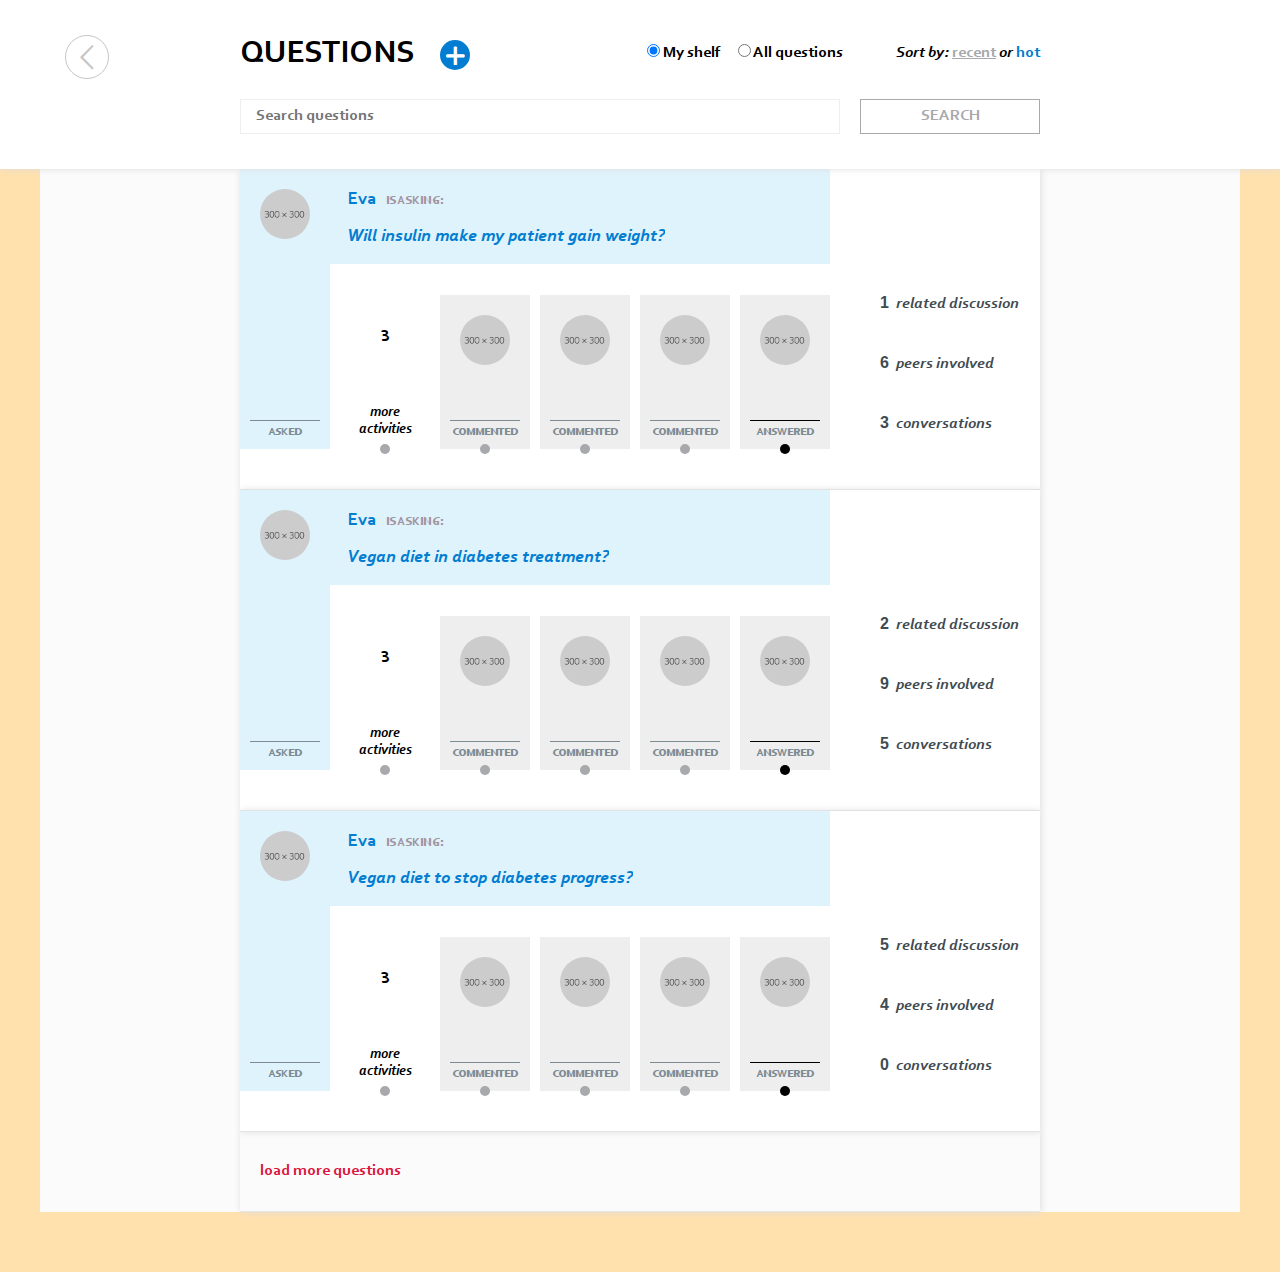
<file: angularjs/index.html>
<!DOCTYPE html>
<html lang="en" ng-app="application">
<head>
	<meta charset="UTF-8">
	<title>AngularJS application</title>
	<meta http-equiv="X-UA-Compatible" content="IE=edge" />
	<meta name="viewport" content="width=device-width, initial-scale=1.0" />
	<link rel="stylesheet" href="css/main.css">
</head>
<body>
	<ng-view autoscroll="true"></ng-view>
	<script src="js/main.js"></script>
</body>
</html>
</file>
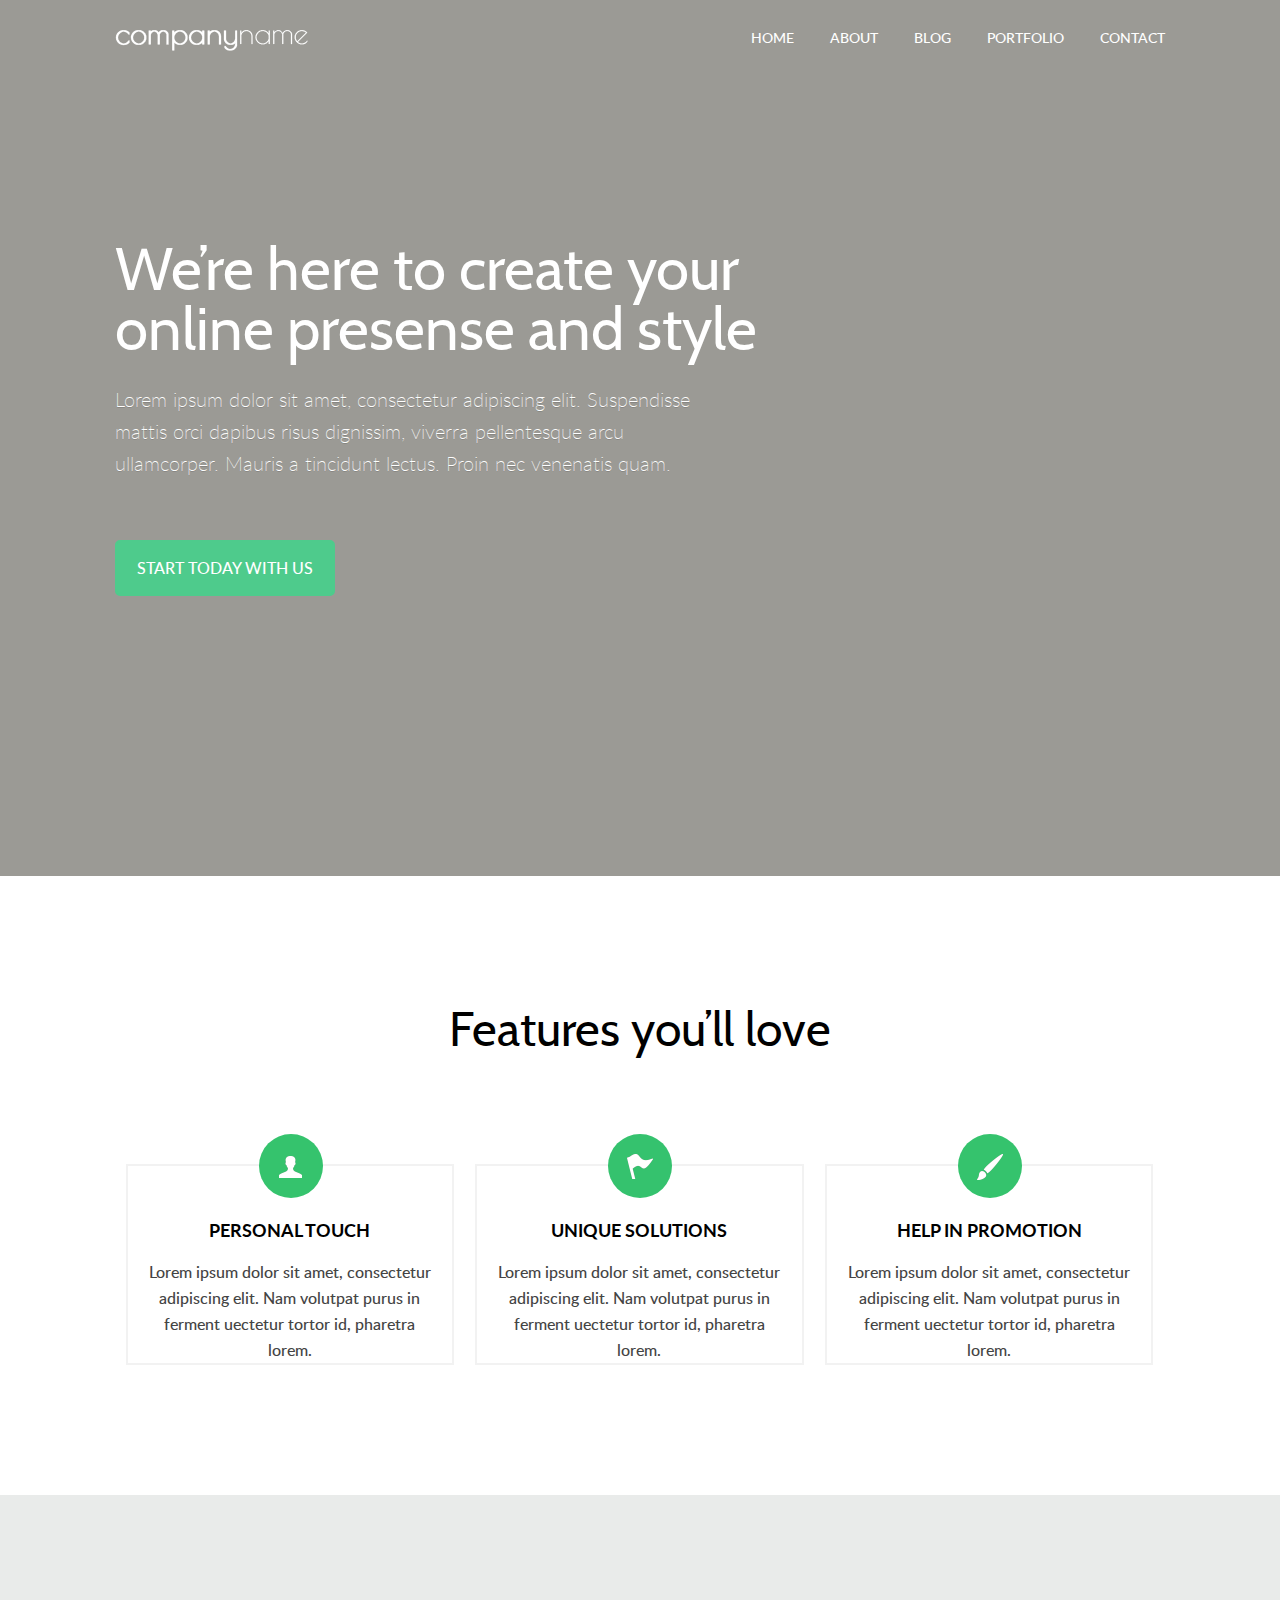
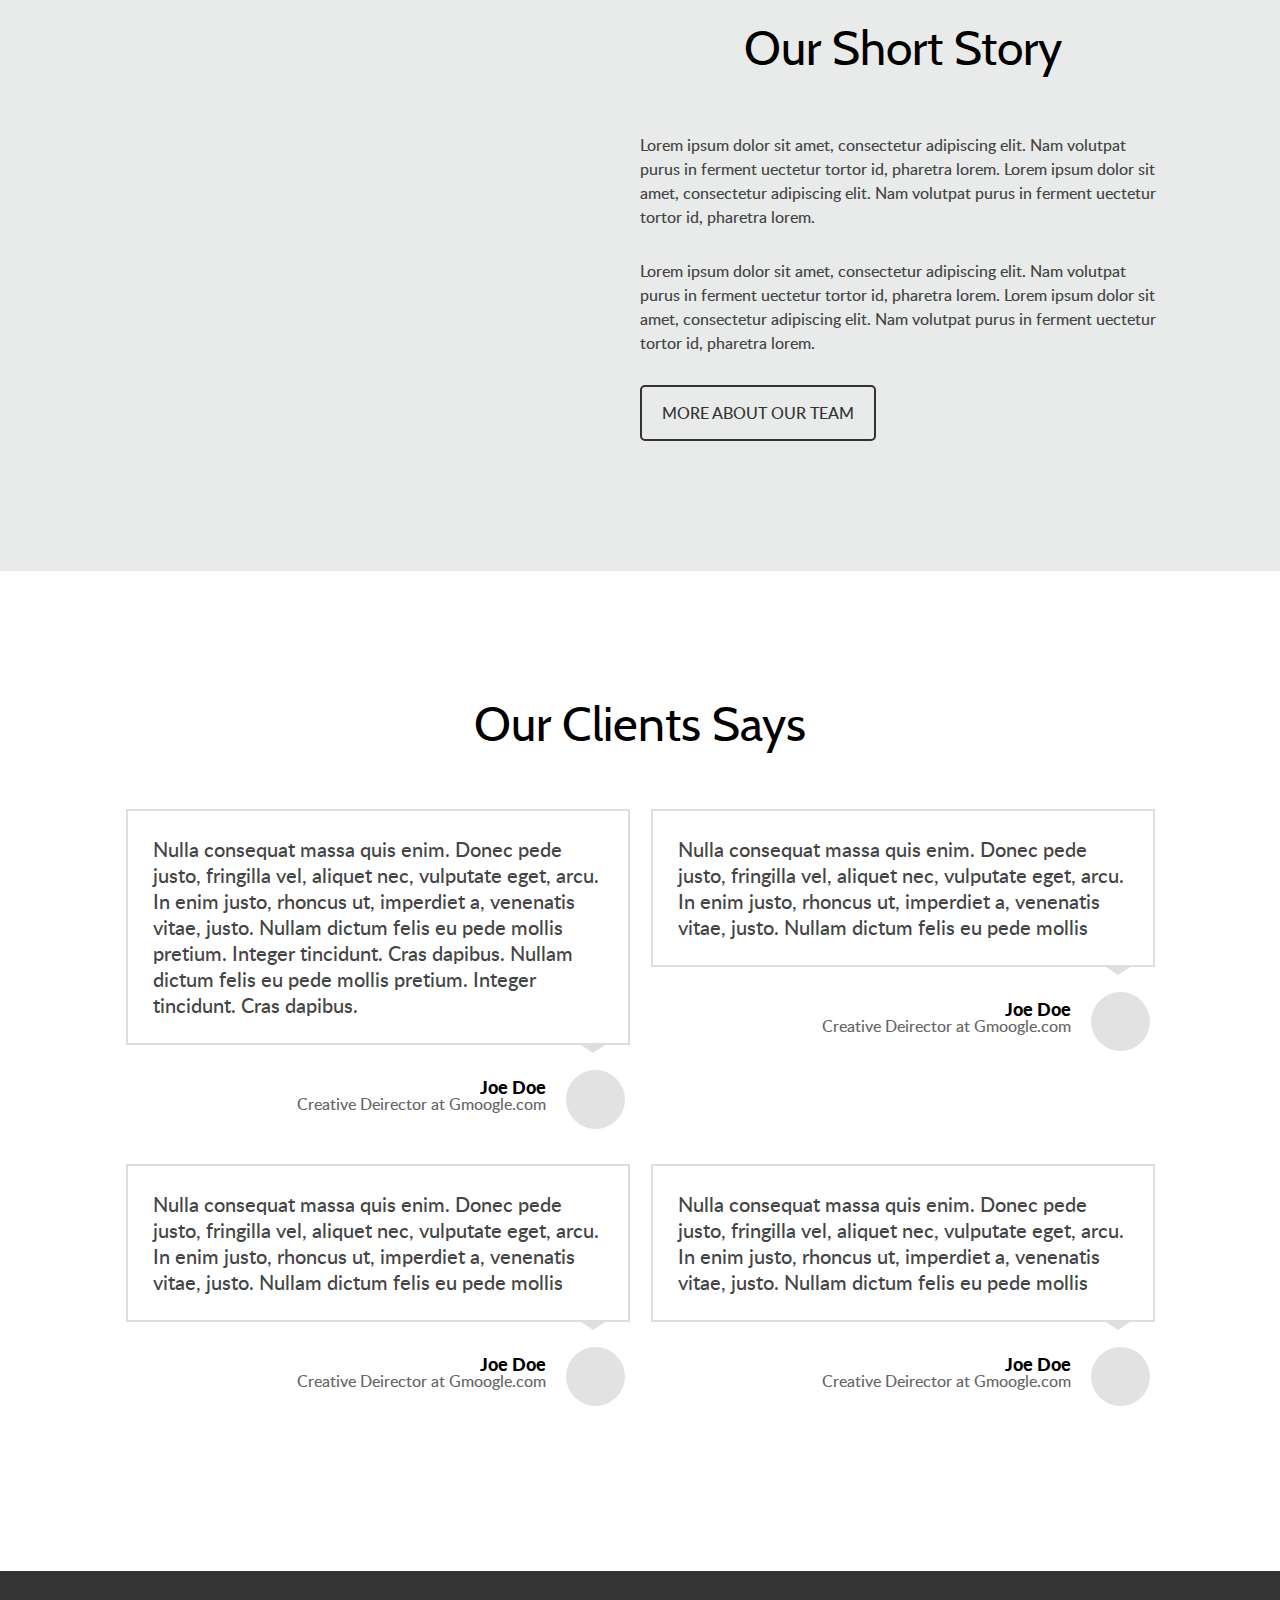
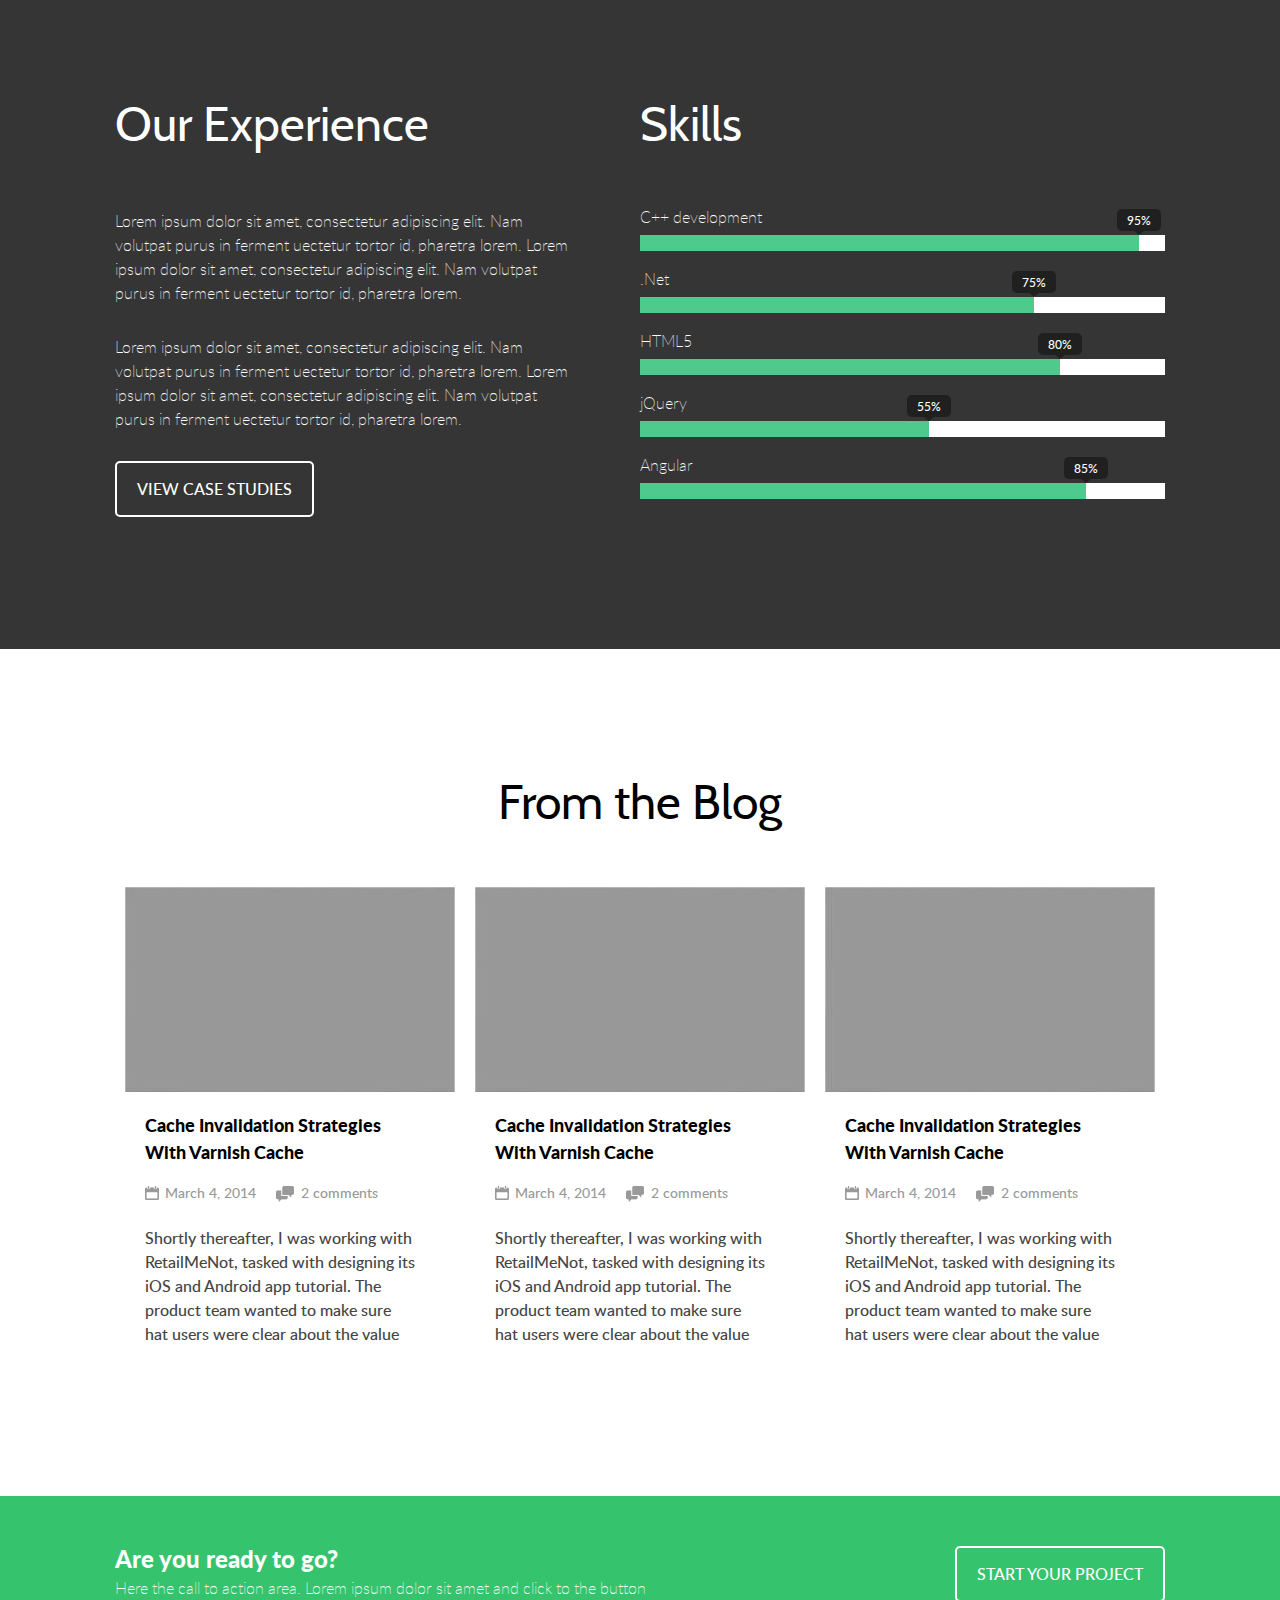
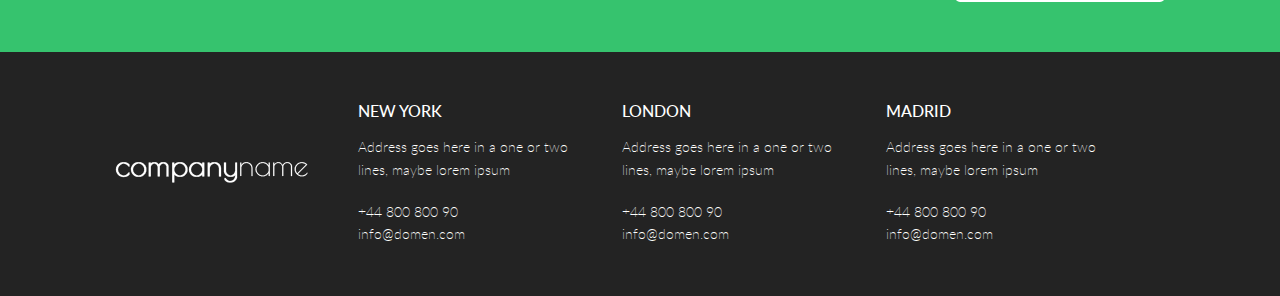
<file: euwc-final/index.html>
<!DOCTYPE html>
<html lang="en">
<head>
	<meta charset="UTF-8">
	<title>EU Web Challenge</title>
	<meta http-equiv="X-UA-Compatible" content="IE=edge" />
	<meta name="viewport" content="width=device-width, initial-scale=1.0" />
	<link rel="stylesheet" href="css/main.css">
</head>
<body class="page">
	<header class="page__header">
		<div class="wrapper">
			<a href="#" class="header__logo">
				<img src="img/logo.png" alt="Logo" class="logo">
			</a>
			<nav class="header__menu">
				<ul class="menu">
					<li class="menu__item">
						<a href="#" class="menu__link">Home</a>
					</li>
					<li class="menu__item">
						<a href="#" class="menu__link">About</a>
					</li>
					<li class="menu__item">
						<a href="#" class="menu__link">Blog</a>
					</li>
					<li class="menu__item">
						<a href="#" class="menu__link">Portfolio</a>
					</li>
					<li class="menu__item">
						<a href="#" class="menu__link">Contact</a>
					</li>
				</ul>
			</nav>
		</div>
	</header>
	<div class="page__content">
		<div class="wrapper">
			<h1 class="content__title">
				We’re here to create your online presense and style
			</h1>
			<p class="content__description">Lorem ipsum dolor sit amet, consectetur adipiscing elit.  Suspendisse mattis orci dapibus risus dignissim, viverra  pellentesque arcu ullamcorper. Mauris a tincidunt lectus. Proin nec venenatis quam.</p>
			<div class="content__button">
				<button class="button button_green">
					Start today with us
				</button>
			</div>
		</div>
	</div>
	<section class="page__features page__section">
		<div class="wrapper">
			<h2 class="section-title">
				Features you’ll love
			</h2>
			<div class="features__container">
				<div class="features__item">
					<img src="img/features__icon1.svg" alt="image" class="features__icon" onerror="this.src='img/features__icon1.png';this.onerror=null;">
					<h3 class="features__title">Personal touch</h3>
					<p class="features__description">
						Lorem ipsum dolor sit amet, consectetur adipiscing elit. Nam volutpat purus in ferment uectetur tortor id, pharetra lorem.
					</p>
				</div>
				<div class="features__item">
					<img src="img/features__icon2.svg" alt="image" class="features__icon" onerror="this.src='img/features__icon2.png';this.onerror=null;">
					<h3 class="features__title">UNIQUE SOLUTIONS</h3>
					<p class="features__description">
						Lorem ipsum dolor sit amet, consectetur adipiscing elit. Nam volutpat purus in ferment uectetur tortor id, pharetra lorem.
					</p>
				</div>
				<div class="features__item">
					<img src="img/features__icon3.svg" alt="image" class="features__icon" onerror="this.src='img/features__icon3.png';this.onerror=null;">
					<h3 class="features__title">HELP IN PROMOTION</h3>
					<p class="features__description">
						Lorem ipsum dolor sit amet, consectetur adipiscing elit. Nam volutpat purus in ferment uectetur tortor id, pharetra lorem.
					</p>
				</div>
			</div>
			
		</div>
	</section>
	<section class="page__story page__section">
		<div class="wrapper">
			<div class="story__right">
				<h2 class="section-title">Our Short Story</h2>
				<p class="story__description">
					Lorem ipsum dolor sit amet, consectetur adipiscing elit. Nam volutpat purus in ferment uectetur tortor id, pharetra lorem. Lorem ipsum dolor sit amet, consectetur adipiscing elit. Nam volutpat purus in ferment uectetur tortor id, pharetra lorem.
				</p>
				<p class="story__description">
					Lorem ipsum dolor sit amet, consectetur adipiscing elit. Nam volutpat purus in ferment uectetur tortor id, pharetra lorem. Lorem ipsum dolor sit amet, consectetur adipiscing elit. Nam volutpat purus in ferment uectetur tortor id, pharetra lorem.
				</p>
				<div class="story__button">
					<button class="button button_transp">More about our team</button>
				</div>
			</div>
		</div>
	</section>
	<section class="page__feedback page__section">
		<div class="wrapper">
			<h2 class="section-title">
				Our Clients Says
			</h2>
			<div class="feedback__container">
				<div class="feedback__item">
					<p class="feedback__description">
						Nulla consequat massa quis enim. Donec pede justo, fringilla vel, aliquet nec, vulputate eget, arcu. In enim justo, rhoncus ut, imperdiet a, venenatis vitae, justo. Nullam dictum felis eu pede mollis pretium. Integer tincidunt. Cras dapibus. Nullam dictum felis eu pede mollis pretium. Integer tincidunt. Cras dapibus.
					</p>
					<img src="img/photo.jpg" alt="photo" class="feedback__photo">
					<div class="feedback__client">
						<div class="feedback__name">Joe Doe</div>
						<div class="feedback__trade">Creative Deirector at Gmoogle.com</div>
					</div>
				</div>
				<div class="feedback__item">
					<p class="feedback__description">
						Nulla consequat massa quis enim. Donec pede justo, fringilla vel, aliquet nec, vulputate eget, arcu. In enim justo, rhoncus ut, imperdiet a, venenatis vitae, justo. Nullam dictum felis eu pede mollis 
					</p>
					<img src="img/photo.jpg" alt="photo" class="feedback__photo">
					<div class="feedback__client">
						<div class="feedback__name">Joe Doe</div>
						<div class="feedback__trade">Creative Deirector at Gmoogle.com</div>
					</div>
				</div>
				<div class="feedback__item">
					<p class="feedback__description">
						Nulla consequat massa quis enim. Donec pede justo, fringilla vel, aliquet nec, vulputate eget, arcu. In enim justo, rhoncus ut, imperdiet a, venenatis vitae, justo. Nullam dictum felis eu pede mollis 
					</p>
					<img src="img/photo.jpg" alt="photo" class="feedback__photo">
					<div class="feedback__client">
						<div class="feedback__name">Joe Doe</div>
						<div class="feedback__trade">Creative Deirector at Gmoogle.com</div>
					</div>
				</div>
				<div class="feedback__item">
					<p class="feedback__description">
						Nulla consequat massa quis enim. Donec pede justo, fringilla vel, aliquet nec, vulputate eget, arcu. In enim justo, rhoncus ut, imperdiet a, venenatis vitae, justo. Nullam dictum felis eu pede mollis 
					</p>
					<img src="img/photo.jpg" alt="photo" class="feedback__photo">
					<div class="feedback__client">
						<div class="feedback__name">Joe Doe</div>
						<div class="feedback__trade">Creative Deirector at Gmoogle.com</div>
					</div>
				</div>
			</div>
		</div>
	</section>
	<section class="page__achievements page__section">
		<div class="wrapper">
			<div class="page__experience">
				<h2 class="section-title section-title_left">Our Experience</h2>
				<p class="experience__description">
					Lorem ipsum dolor sit amet, consectetur adipiscing elit. Nam volutpat purus in ferment uectetur tortor id, pharetra lorem. Lorem ipsum dolor sit amet, consectetur adipiscing elit. Nam volutpat purus in ferment uectetur tortor id, pharetra lorem.
				</p>
				<p class="experience__description">
					Lorem ipsum dolor sit amet, consectetur adipiscing elit. Nam volutpat purus in ferment uectetur tortor id, pharetra lorem. Lorem ipsum dolor sit amet, consectetur adipiscing elit. Nam volutpat purus in ferment uectetur tortor id, pharetra lorem.
				</p>
				<button class="button button_white">View case studies</button>
			</div>
			<div class="page__skills">
				<h2 class="section-title section-title_left">Skills</h2>
				<div class="skills__item skills__item_cplus">
					<div class="skills__name">C++ development</div>
					<div class="skills__bar">
						<div class="skills__progress"></div>
					</div>
					<span class="skills__percentage">
						95%
					</span>
				</div>
				<div class="skills__item skills__item_net">
					<div class="skills__name">.Net</div>
					<div class="skills__bar">
						<div class="skills__progress"></div>
					</div>
					<span class="skills__percentage">
						75%
					</span>
				</div>
				<div class="skills__item skills__item_html">
					<div class="skills__name">HTML5</div>
					<div class="skills__bar">
						<div class="skills__progress"></div>
					</div>
					<span class="skills__percentage">
						80%
					</span>
				</div>
				<div class="skills__item skills__item_jquery">
					<div class="skills__name">jQuery</div>
					<div class="skills__bar">
						<div class="skills__progress"></div>
					</div>
					<span class="skills__percentage">
						55%
					</span>
				</div>
				<div class="skills__item skills__item_angular">
					<div class="skills__name">Angular</div>
					<div class="skills__bar">
						<div class="skills__progress"></div>
					</div>
					<span class="skills__percentage">
						85%
					</span>
				</div>
			</div>
		</div>
	</section>
	<section class="page__blog page__section">
		<div class="wrapper">
			<h2 class="section-title">
				From the Blog
			</h2>
			<div class="blog__container">
				<div class="blog__item">
					<img src="img/blog.jpg" alt="image" class="blog__image">
					<div class="blog__content">
						<a href="#" class="blog__link"><h4 class="blog__title">Cache Invalidation Strategies With Varnish Cache</h4></a>
						<div class="blog__date">March 4, 2014</div>
						<div class="blog__comments">2 comments</div>
						<p class="blog__description">
							Shortly thereafter, I was working with RetailMeNot, tasked with designing its iOS and Android app tutorial. The product team wanted to make sure hat users were clear about the value
						</p>
					</div>
				</div>
				<div class="blog__item">
					<img src="img/blog.jpg" alt="image" class="blog__image">
					<div class="blog__content">
						<a href="#" class="blog__link"><h4 class="blog__title">Cache Invalidation Strategies With Varnish Cache</h4></a>
						<div class="blog__date">March 4, 2014</div>
						<div class="blog__comments">2 comments</div>
						<p class="blog__description">
							Shortly thereafter, I was working with RetailMeNot, tasked with designing its iOS and Android app tutorial. The product team wanted to make sure hat users were clear about the value
						</p>
					</div>
				</div>
				<div class="blog__item">
					<img src="img/blog.jpg" alt="image" class="blog__image">
					<div class="blog__content">
						<a href="#" class="blog__link"><h4 class="blog__title">Cache Invalidation Strategies With Varnish Cache</h4></a>
						<div class="blog__date">March 4, 2014</div>
						<div class="blog__comments">2 comments</div>
						<p class="blog__description">
							Shortly thereafter, I was working with RetailMeNot, tasked with designing its iOS and Android app tutorial. The product team wanted to make sure hat users were clear about the value
						</p>
					</div>
				</div>
			</div>
		</div>
	</section>
	<section class="page__start">
		<div class="wrapper">
			<div class="start__container">
				<h4 class="start__title">Are you ready to go?</h4>
				<p class="start__description">Here the call to action area. Lorem ipsum dolor sit amet and click to the button</p>
			</div>
			<div class="start__button">
				<button class="button button_white">Start your project</button>
			</div>
		</div>
	</section>
	<footer class="page__footer">
		<div class="wrapper">
			<a href="#" class="footer__logo">
				<img src="img/logo.png" alt="Logo" class="logo">
			</a>
			<div class="contact__container">
				<div class="footer__contact">
					<div class="contact__city">New York</div>
					<div class="contact__address">Address goes here in a one or two lines, maybe lorem ipsum</div>
					<div class="contact__phone">+44 800 800 90</div>
					<div class="contact__email">info@domen.com</div>
				</div>

				<div class="footer__contact">
					<div class="contact__city">London</div>
					<div class="contact__address">Address goes here in a one or two lines, maybe lorem ipsum</div>
					<div class="contact__phone">+44 800 800 90</div>
					<div class="contact__email">info@domen.com</div>
				</div>

				<div class="footer__contact">
					<div class="contact__city">Madrid</div>
					<div class="contact__address">Address goes here in a one or two lines, maybe lorem ipsum</div>
					<div class="contact__phone">+44 800 800 90</div>
					<div class="contact__email">info@domen.com</div>
				</div>
			</div>
		</div>
</body>
</html>
</file>
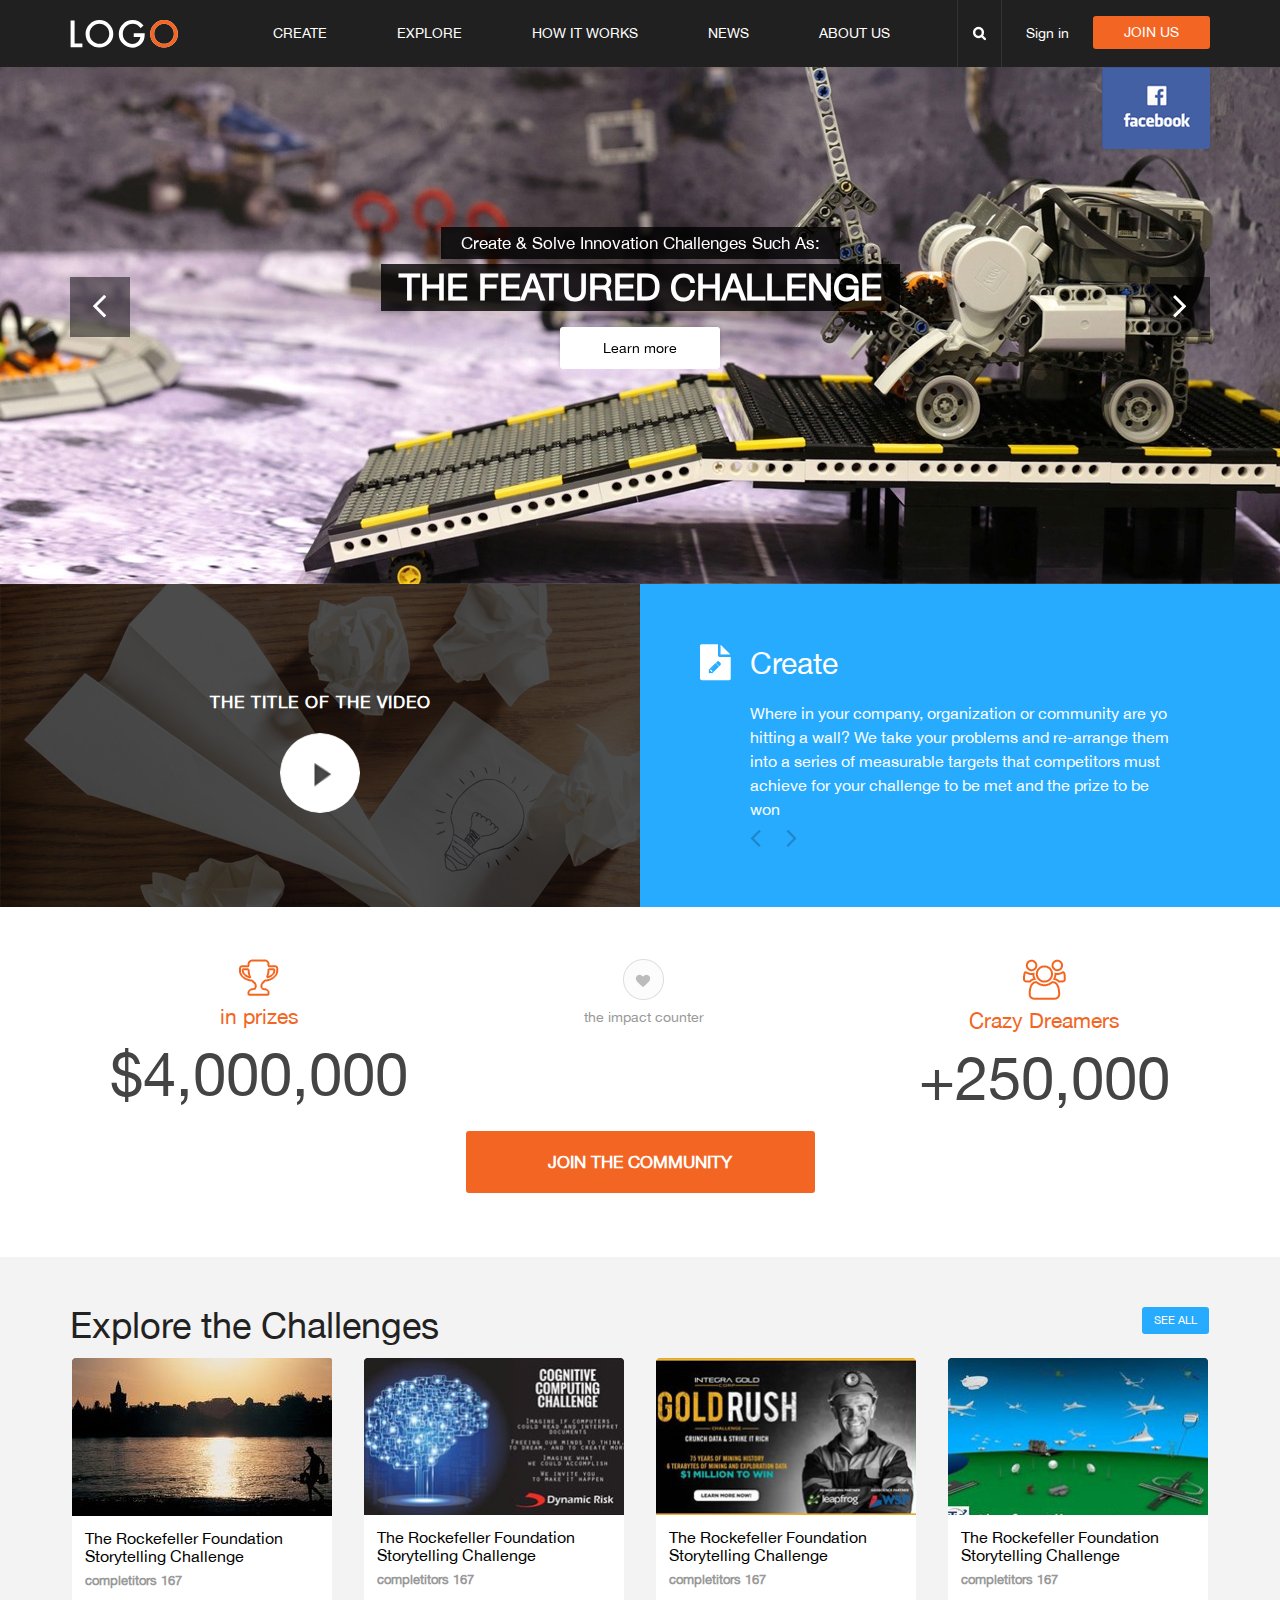
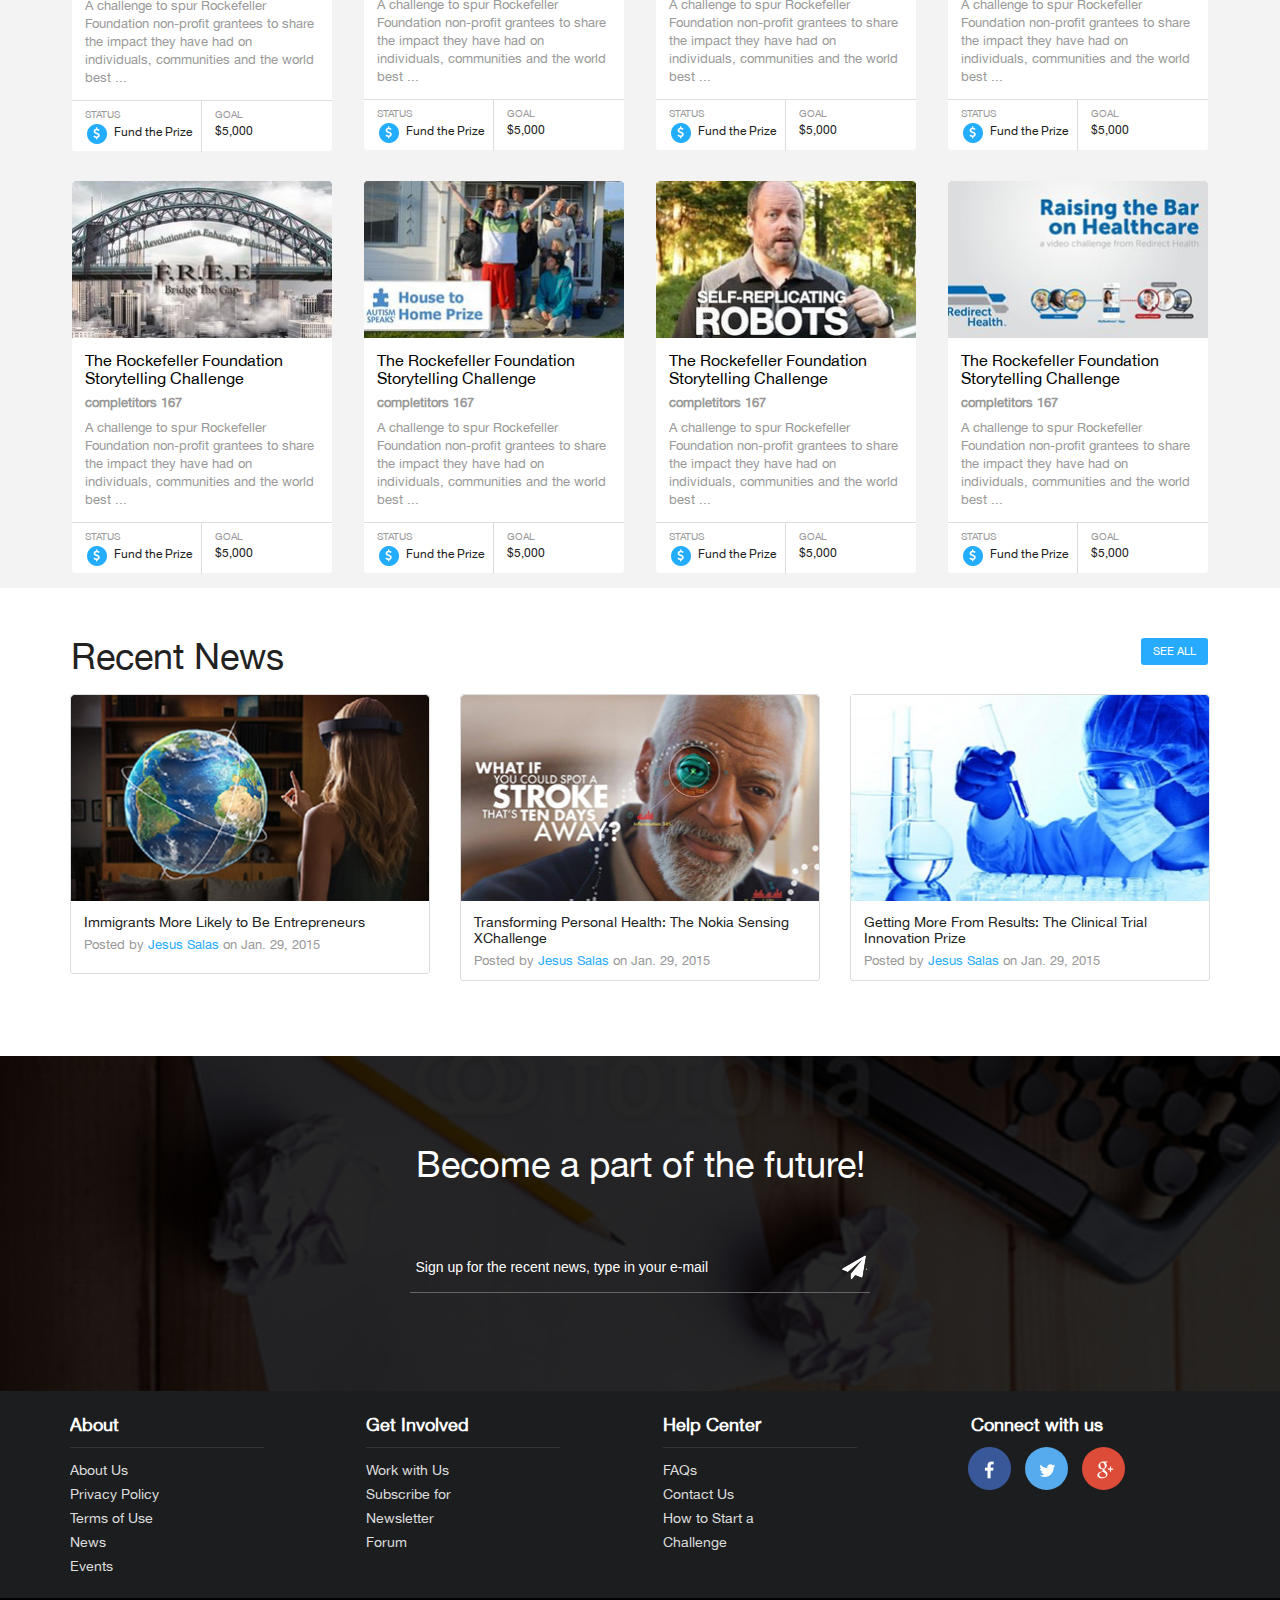
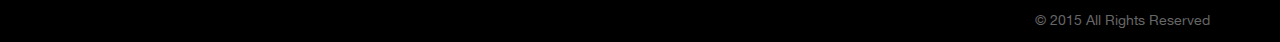
<file: euwc/index.html>
<!DOCTYPE html>
<html lang="en">
<head>
	<meta charset="UTF-8">
	<meta name="viewport" content="width=device-width, initial-scale=1.0">
	<title>Homepage</title>
	<link rel="stylesheet" href="css/reset.css">
	<link rel="stylesheet" href="css/style.css">
	<link rel="stylesheet" href="css/owl.carousel.css">
	<script src="js/jquery-1.11.3.min.js"></script>
	<script src="js/script.js"></script>
	<script src="js/owl.carousel.min.js"></script>
	<script src="js/jquery.placeholder.min.js"></script>
	<!--[if lt IE 9]>
	<script src="js/html5.js"></script>
	<![endif]-->
</head>
<body>
	<header>
		<div class="wrapper">
			<a href="#">
				<img id="logo" src="img/logo.svg" alt="logo" onerror="this.src='img/logo.png';this.onerror=null;">
			</a>
			<div id="btn_container">
				<div id="search"><img src="img/search.png" alt="search"></div>
				<div id="sign_in">
					<a href="#">Sign in</a>
				</div>
				<div id="join_us">
					<a href="#">Join us</a>
				</div>
			</div>
			<div id="show_menu">
				<img src="img/menu.png" alt="">
				<span>Menu</span>
			</div>
			<nav>
				<ul>
					<li><a href="#">Create</a></li>
					<li><a href="#">Explore</a></li>
					<li><a href="#">How it works</a></li>
					<li><a href="#">News</a></li>
					<li><a href="#">About us</a></li>
				</ul>
			</nav>
		</div>
		<div id="act">
			<input type="text">
		</div>
	</header>
	<div id="fb">
		<div class="wrapper">
			<a href="#">
				<img src="img/fb.png" alt="facebook">
			</a>
		</div>
	</div>
	<div id="controls">
		<div class="wrapper">
			<div id="arrow-left">
				<img src="img/arrow-left.png" alt="Previous">
			</div>
			<div id="arrow-right">
				<img src="img/arrow-right.png" alt="Next">
			</div>
			<div id="text">
				<h2>Create & Solve Innovation Challenges Such As:</h2><br>
				<h1>The Featured Challenge</h1>
				<div id="learn_more">
					<a href="#">Learn more</a>
				</div>
			</div>
		</div>
	</div>
	<div id="slider" class="owl-carousel">
		<div class="slide">
			<div class="img first">
			</div>
		</div>

		<div class="slide">
			<div class="img second">
			</div>
		</div>
	</div>
	<div id="container">
		<div id="content-left">
			<div id="left-title">
				<h3>The title of the video</h3>
				<a href="#">
					<img src="img/play.svg" alt="play" onerror="this.src='img/play.png';this.onerror=null;">
				</a>
			</div>
		</div>
		<div id="content-right">

			<!--Step 1 -->

			<div id="step1">
				<div class="step-text">
					<img src="img/step1.png" alt="Create">
					<h3>Create</h3>
					<p>Where in your company, organization or community are yo hitting a wall? We take your problems and re-arrange them into a series of measurable targets that competitors must achieve for your challenge to be met and the prize to be won</p>
				</div>
			</div>

			<!--Step 2 -->

			<div id="step2">
				<div class="step-text">
					<img src="img/step2.png" alt="price">
					<h3>Help fund the price</h3>
					<p>If your challenge is not sponsored, we provide you with the tools to get it funded. We have experts in online promotion and content production and can help chart your journey to a fully funded challenge</p>
				</div>
			</div>

			<!--Step 3 -->

			<div id="step3">
				<div class="step-text">
					<img src="img/step3.png" alt="Compete">
					<h3>Compete</h3>
					<p>Innovators from all over the world use HeroX to find challenges in which to complete - to create breakthoughts in technology, health. education. economies and communities. and win prizes up to $1 million</p>
				</div>
			</div>
			<div id="step-control">
				<img id="step-prev" src="img/step-prev.png" alt="prev">
				<img id="step-next" src="img/step-next.png" alt="next">
			</div>
		</div>
	</div>
	<div id="join">
		<div class="wrapper">
			<div id="nums">
				<div id="impact">
					<img src="img/heart.png" alt="heart">
					<p>the impact counter</p>
				</div>
				<div id="num-left">
					<img src="img/prizes.png" alt="prizes">
					<p>in prizes</p>
					<span>$4,000,000</span>
				</div>
				
				<div id="num-right">
					<img src="img/dreamers.png" alt="dreamers">
					<p>Crazy Dreamers</p>
					<span>+250,000</span>
				</div>
			</div>
			<div id="join-btn">
				<a href="#">Join the community</a>
			</div>
		</div>
	</div>
	<div id="explore">
		<div class="wrapper">
			<h2>Explore the Challenges</h2>
			<a class="see_all" href="#">See all</a>
			<div class="challenges">

				<!--Challenge 1 -->

				<div class="challenge">
					<a href="#"><img src="img/challenge1.jpg" alt="challenge"></a>
					<div class="challenge-text" >
						<a href="#"><h4>The Rockefeller Foundation Storytelling Challenge</h4></a>
						<span>completitors 167</span>
						<p>A challenge to spur Rockefeller Foundation non-profit grantees to share the impact they have had on individuals, communities and the world best ...</p>
					</div>
					<div class="challenge-bottom">
						<div class="challenge-status">
							<p>status</p>
							<img src="img/status.png" alt="status">
							<span>Fund the Prize</span>
						</div>
						<div class="challenge-goal">
							<p>goal</p>
							<span>$5,000</span>
						</div>
					</div>
				</div>

				<!--Challenge 2 -->

				<div class="challenge">
					<a href="#"><img src="img/challenge2.jpg" alt="challenge"></a>
					<div class="challenge-text" >
						<a href="#"><h4>The Rockefeller Foundation Storytelling Challenge</h4></a>
						<span>completitors 167</span>
						<p>A challenge to spur Rockefeller Foundation non-profit grantees to share the impact they have had on individuals, communities and the world best ...</p>
					</div>
					<div class="challenge-bottom">
						<div class="challenge-status">
							<p>status</p>
							<img src="img/status.png" alt="status">
							<span>Fund the Prize</span>
						</div>
						<div class="challenge-goal">
							<p>goal</p>
							<span>$5,000</span>
						</div>
					</div>
				</div>

				<!--Challenge 3 -->

				<div class="challenge">
					<a href="#"><img src="img/challenge3.jpg" alt="challenge"></a>
					<div class="challenge-text" >
						<a href="#"><h4>The Rockefeller Foundation Storytelling Challenge</h4></a>
						<span>completitors 167</span>
						<p>A challenge to spur Rockefeller Foundation non-profit grantees to share the impact they have had on individuals, communities and the world best ...</p>
					</div>
					<div class="challenge-bottom">
						<div class="challenge-status">
							<p>status</p>
							<img src="img/status.png" alt="status">
							<span>Fund the Prize</span>
						</div>
						<div class="challenge-goal">
							<p>goal</p>
							<span>$5,000</span>
						</div>
					</div>
				</div>

				<!--Challenge 4 -->

				<div class="challenge">
					<a href="#"><img src="img/challenge4.jpg" alt="challenge"></a>
					<div class="challenge-text" >
						<a href="#"><h4>The Rockefeller Foundation Storytelling Challenge</h4></a>
						<span>completitors 167</span>
						<p>A challenge to spur Rockefeller Foundation non-profit grantees to share the impact they have had on individuals, communities and the world best ...</p>
					</div>
					<div class="challenge-bottom">
						<div class="challenge-status">
							<p>status</p>
							<img src="img/status.png" alt="status">
							<span>Fund the Prize</span>
						</div>
						<div class="challenge-goal">
							<p>goal</p>
							<span>$5,000</span>
						</div>
					</div>
				</div>

				<!--Challenge 5 -->

				<div class="challenge">
					<a href="#"><img src="img/challenge5.jpg" alt="challenge"></a>
					<div class="challenge-text" >
						<a href="#"><h4>The Rockefeller Foundation Storytelling Challenge</h4></a>
						<span>completitors 167</span>
						<p>A challenge to spur Rockefeller Foundation non-profit grantees to share the impact they have had on individuals, communities and the world best ...</p>
					</div>
					<div class="challenge-bottom">
						<div class="challenge-status">
							<p>status</p>
							<img src="img/status.png" alt="status">
							<span>Fund the Prize</span>
						</div>
						<div class="challenge-goal">
							<p>goal</p>
							<span>$5,000</span>
						</div>
					</div>
				</div>

				<!--Challenge 6 -->

				<div class="challenge">
					<a href="#"><img src="img/challenge6.jpg" alt="challenge"></a>
					<div class="challenge-text" >
						<a href="#"><h4>The Rockefeller Foundation Storytelling Challenge</h4></a>
						<span>completitors 167</span>
						<p>A challenge to spur Rockefeller Foundation non-profit grantees to share the impact they have had on individuals, communities and the world best ...</p>
					</div>
					<div class="challenge-bottom">
						<div class="challenge-status">
							<p>status</p>
							<img src="img/status.png" alt="status">
							<span>Fund the Prize</span>
						</div>
						<div class="challenge-goal">
							<p>goal</p>
							<span>$5,000</span>
						</div>
					</div>
				</div>

				<!--Challenge 7 -->

				<div class="challenge">
					<a href="#"><img src="img/challenge7.jpg" alt="challenge"></a>
					<div class="challenge-text" >
						<a href="#"><h4>The Rockefeller Foundation Storytelling Challenge</h4></a>
						<span>completitors 167</span>
						<p>A challenge to spur Rockefeller Foundation non-profit grantees to share the impact they have had on individuals, communities and the world best ...</p>
					</div>
					<div class="challenge-bottom">
						<div class="challenge-status">
							<p>status</p>
							<img src="img/status.png" alt="status">
							<span>Fund the Prize</span>
						</div>
						<div class="challenge-goal">
							<p>goal</p>
							<span>$5,000</span>
						</div>
					</div>
				</div>

				<!--Challenge 8 -->

				<div class="challenge">
					<a href="#"><img src="img/challenge8.jpg" alt="challenge"></a>
					<div class="challenge-text" >
						<a href="#"><h4>The Rockefeller Foundation Storytelling Challenge</h4></a>
						<span>completitors 167</span>
						<p>A challenge to spur Rockefeller Foundation non-profit grantees to share the impact they have had on individuals, communities and the world best ...</p>
					</div>
					<div class="challenge-bottom">
						<div class="challenge-status">
							<p>status</p>
							<img src="img/status.png" alt="status">
							<span>Fund the Prize</span>
						</div>
						<div class="challenge-goal">
							<p>goal</p>
							<span>$5,000</span>
						</div>
					</div>
				</div>

			</div>
		</div>
	</div>

	<div id="recent_news">
		<div class="wrapper">
			<h2>Recent News</h2>
			<a class="see_all" href="#">See all</a>
			<div id="news">
				
				<!--Recent 1 -->
				
				<div class="recent">
					<a href="#"><img src="img/recent1.jpg" alt="news"></a>
					<div class="recent-text">
						<a href="#"><h5>Immigrants More Likely to Be Entrepreneurs</h5></a>
						<div class="posted_by">
							Posted by <a href="#">Jesus Salas</a> on Jan. 29, 2015
						</div>
					</div>
				</div>

				<!--Recent 2 -->

				<div class="recent">
					<a href="#"><img src="img/recent2.jpg" alt="news"></a>
					<div class="recent-text">
						<a href="#"><h5>Transforming Personal Health: The Nokia Sensing XChallenge</h5></a>
						<div class="posted_by">
							Posted by <a href="#">Jesus Salas</a> on Jan. 29, 2015
						</div>
					</div>
				</div>


				<!--Recent 3 -->

				<div class="recent">
					<a href="#"><img src="img/recent3.jpg" alt="news"></a>
					<div class="recent-text">
						<a href="#"><h5>Getting More From Results: The Clinical Trial Innovation Prize</h5></a>
						<div class="posted_by">
							Posted by <a href="#">Jesus Salas</a> on Jan. 29, 2015
						</div>
					</div>
				</div>

			</div>
		</div>
	</div>

	<div id="sign_up">
		<div id="darken">
			<div id="sign_up_text">
				<h2>Become a part of the future!</h2>
				<form action="post">
				<div id="sign_up_container">
					<input type="email" name="email" placeholder="Sign up for the recent news, type in your e-mail">
					<input type="submit" name="submit" value="">
				</div>
				</form>
			</div>
		</div>
	</div>

	<footer>
		<div class="wrapper">
			<div id="about">
				<h3>About</h3>
				<ul>
					<li><a href="#">About Us</a></li>
					<li><a href="#">Privacy Policy</a></li>
					<li><a href="#">Terms of Use</a></li>
					<li><a href="#">News</a></li>
					<li><a href="#">Events</a></li>
				</ul>
			</div>

			<div id="involved">
				<h3>Get Involved</h3>
				<ul>
					<li><a href="#">Work with Us</a></li>
					<li><a href="#">Subscribe for</a></li>
					<li><a href="#">Newsletter</a></li>
					<li><a href="#">Forum</a></li>
				</ul>
			</div>

			<div id="help">
				<h3>Help Center</h3>
				<ul>
					<li><a href="#">FAQs</a></li>
					<li><a href="#">Contact Us</a></li>
					<li><a href="#">How to Start a</a></li>
					<li><a href="#">Challenge</a></li>
				</ul>
			</div>
			<div id="socials">
				<h3>Connect with us</h3>
				<div id="icons">
					<a href="#"><img src="img/facebook.png" alt="facebook"></a>
					<a href="#"><img src="img/tw.svg" alt="twitter" onerror="this.src='img/tw.png';this.onerror=null;"></a>
					<a href="#"><img src="img/g+.svg" alt="google+" onerror="this.src='img/g+.png';this.onerror=null;"></a>
				</div>
			</div>
		</div>
	</footer>
	<div id="copy">
		<div class="wrapper">
			<p>&copy; 2015 All Rights Reserved</p>
		</div>
	</div>
</body>
</html>
</file>
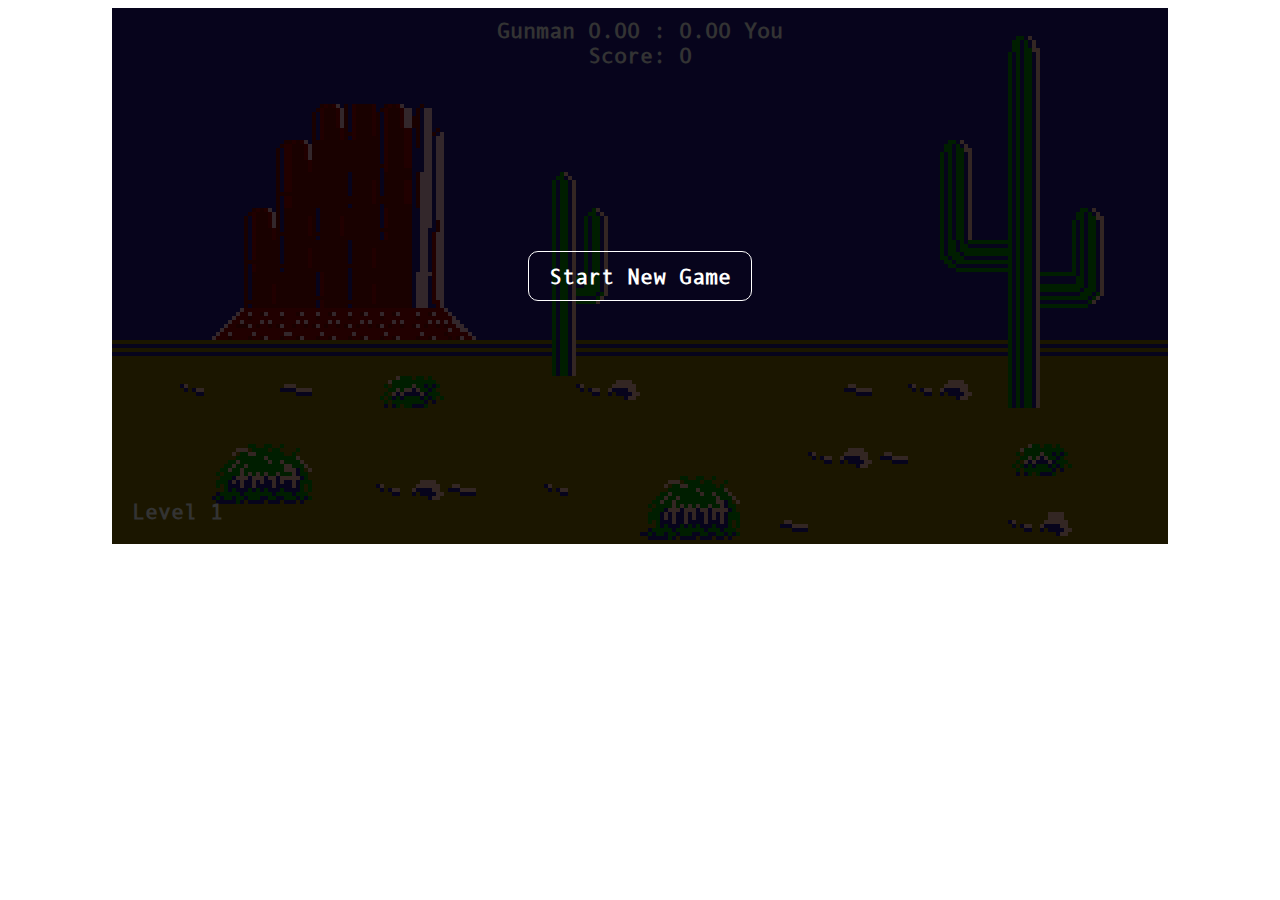
<file: gunman/index.html>
<!DOCTYPE html>
<html lang="en">
<head>
	<meta charset="UTF-8">
	<meta http-equiv="X-UA-Compatible" content="IE=edge" />
	<meta name="viewport" content="width=device-width, initial-scale=1.0" />
	<title>Gunman</title>
	<link rel="stylesheet" href="main.css">
</head>
<body>
	<div class="game">
		<div class="enemy"></div>
		<div class="scores">
			<div class="gunman-score">Gunman 0.00</div> :
			<div class="your-score">0.00 You</div>
			<div class="current-score">Score: 0</div>
		</div>
		<div class="level">Level 1</div>
		<div class="game-status hidden"></div>
		<button class="next-level hidden">Next Level =></button>
		<div class="start">
			<button class="start-game">Start New Game</button>
			<div class="game-score hidden">Your Score: 0</div>
		</div>
	</div>
	<script src="main.js"></script>
</body>
</html>
</file>
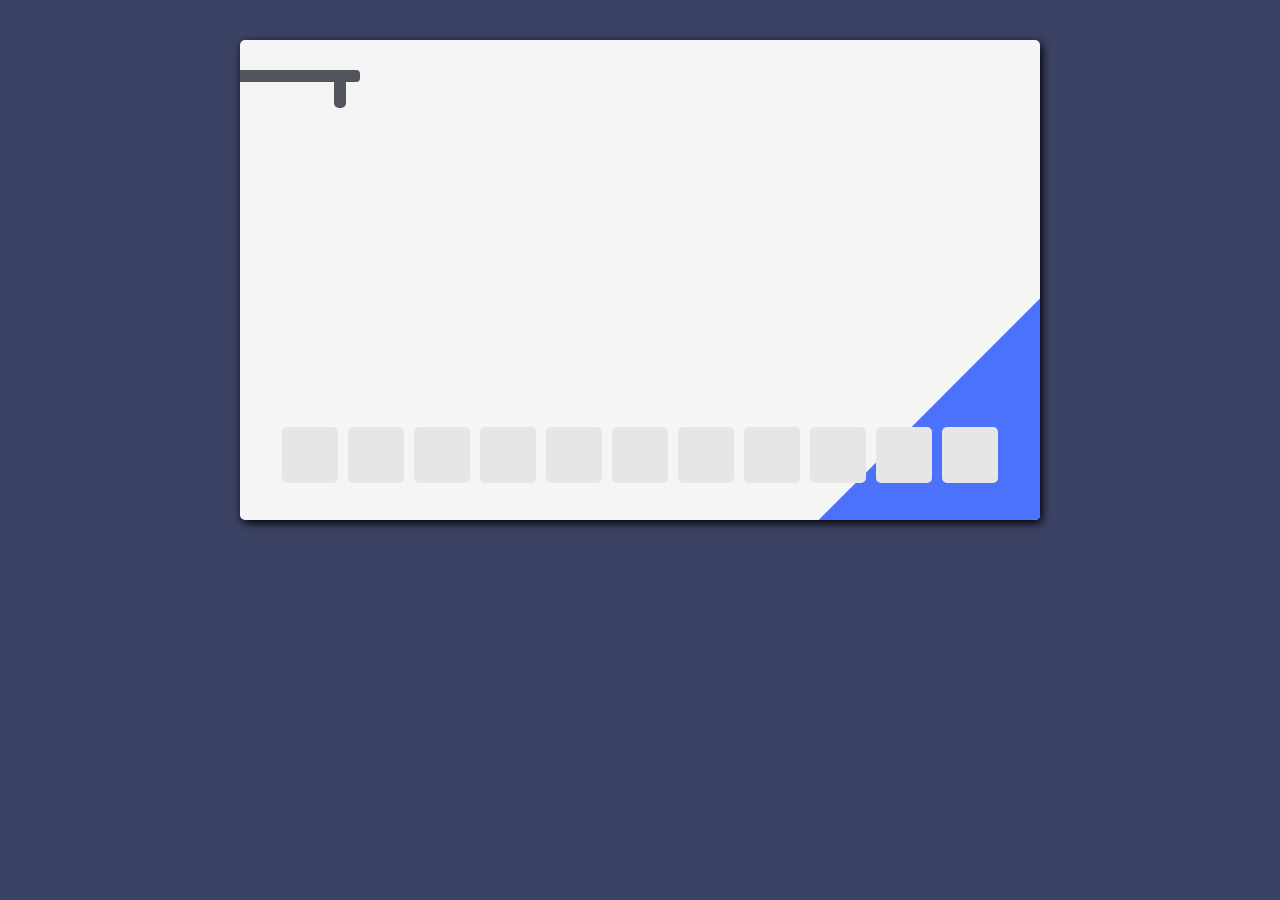
<file: hangman/index.html>
<!DOCTYPE html>
<html lang="en">
<head>
	<meta charset="UTF-8">
	<title>Hangman</title>
	<link rel="stylesheet" href="style.css">
</head>
<body>
  <div class='game'>
    <div class='missed'>
      <div class='missed__title hidden'>you missed:</div>
      <ul class='missed__letters'></ul>
    </div>
    <ul class='letters'>
      <li class='letter'></li>
      <li class='letter'></li>
      <li class='letter'></li>
      <li class='letter'></li>
      <li class='letter'></li>
      <li class='letter'></li>
      <li class='letter'></li>
      <li class='letter'></li>
      <li class='letter'></li>
      <li class='letter'></li>
      <li class='letter'></li>
    </ul>
    <div class='game__over hidden'>
      <h1 class='over__title'>Game Over</h1>
      <h2 class='over__word'></h2>
      <button class='new-game'>New Word</button>
    </div>
    <div class='bar'></div>
    <div class='hangman'>
      <div class='frame1 hidden'>
        <div class='head'>
          <div class='head__eye head__eye_right'></div>
          <div class='head__eye head__eye_left'></div>
          <div class='head__beard'></div>
          <div class='head__nose'></div>
          <div class='head__mouth'></div>
        </div>
        <div class='ear ear__right'>
          <div class='ear__part ear__part_right'></div>
        </div>
        <div class='ear ear__left'>
          <div class='ear__part ear__part_left'></div>
        </div>
      </div>
      <div class='frame2 neck hidden'></div>
      <div class='frame3 shirt hidden'></div>
      <div class='frame4 arm arm__left hidden'></div>
      <div class='frame5 arm arm__right hidden'></div>
      <div class='frame6 hand hand__left hidden'></div>
      <div class='frame7 hand hand__right hidden'></div>
      <div class='frame8 leg leg__left hidden'></div>
      <div class='frame9 leg leg__right hidden'></div>
      <div class='frame10 foot foot__left hidden'></div>
      <div class='frame11 foot foot__right hidden'></div>
    </div>
  </div>
  <script src="script.js"></script>
</body>
</html>
</file>
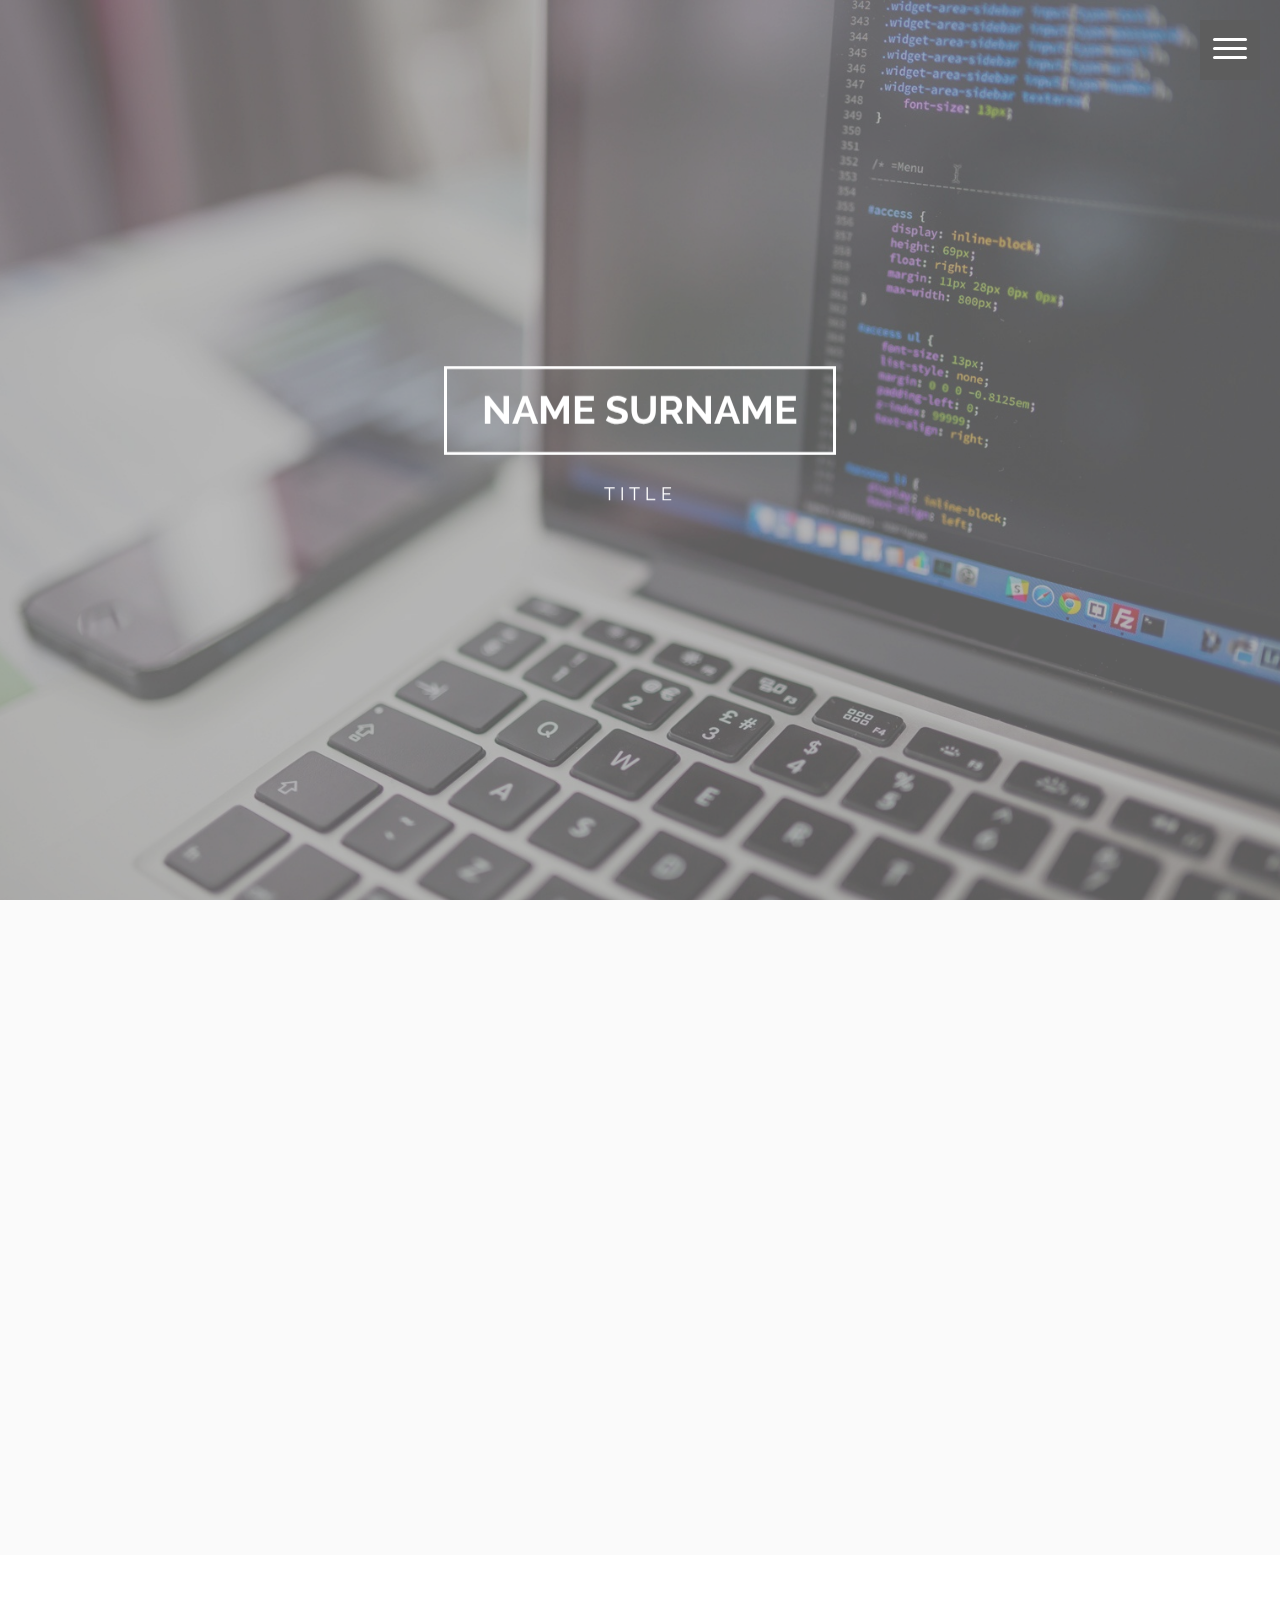
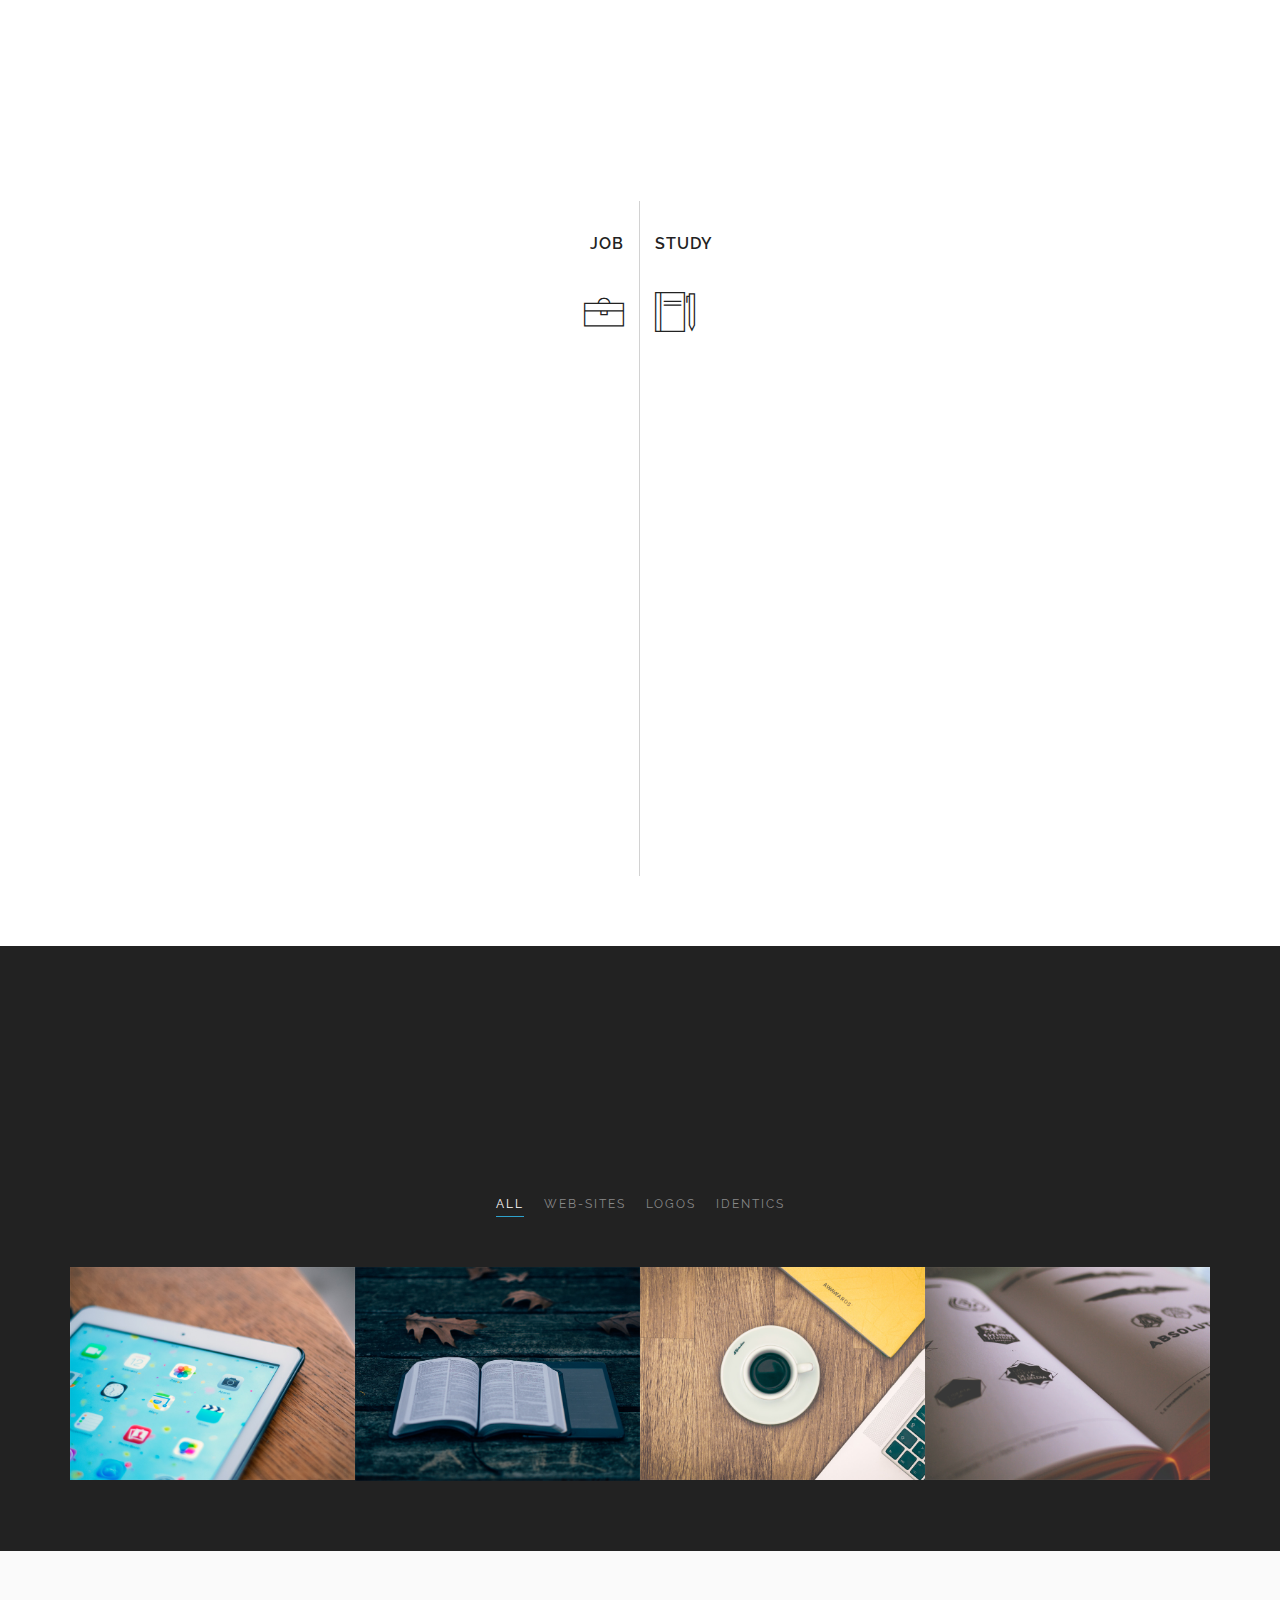
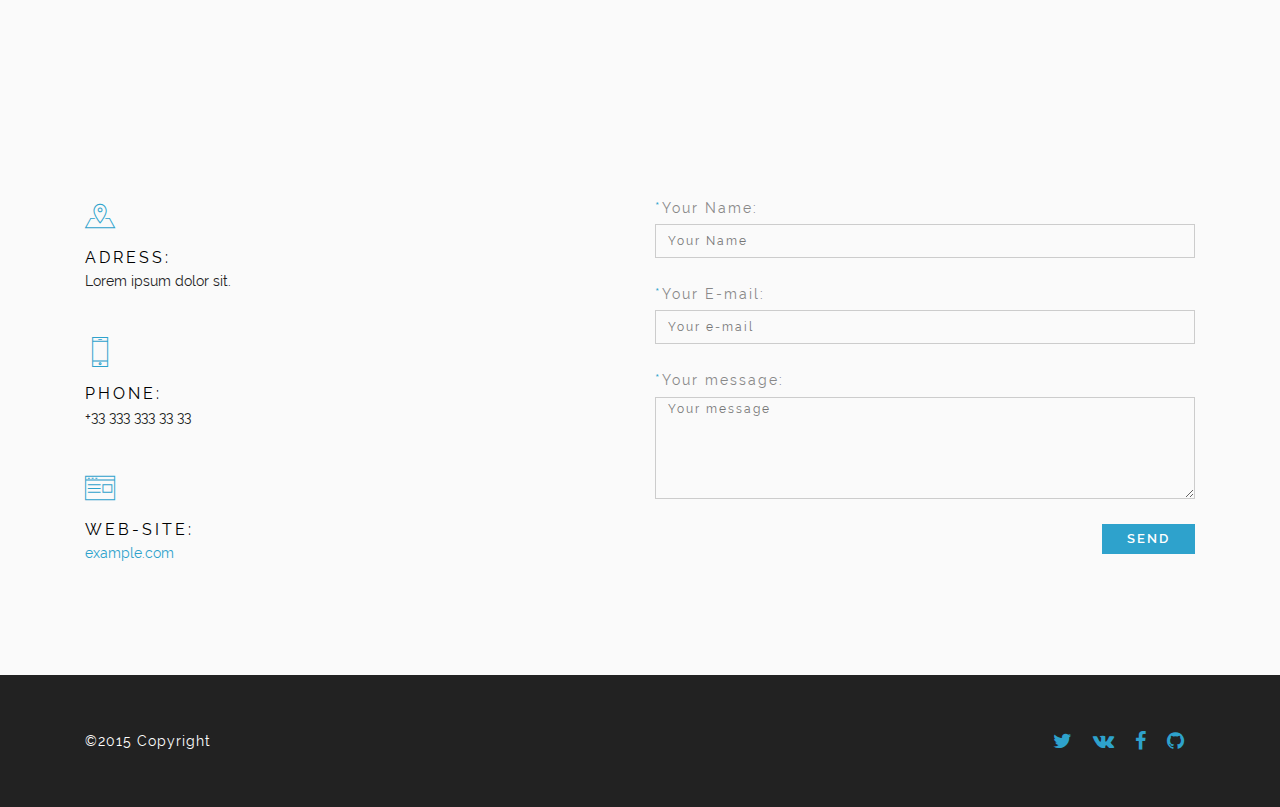
<file: landing-page/index.html>
<!DOCTYPE html><html lang="en"><head><meta charset="utf-8"><title>Name Surname</title><meta http-equiv="X-UA-Compatible" content="IE=edge"><meta name="viewport" content="width=device-width,initial-scale=1"><link rel="stylesheet" href="css/main.css"><link rel="stylesheet" href="css/skins/blue.css"></head><body><div class="loader"><div class="loader_inner"></div></div><header class="main_color_bg" data-parallax="scroll" data-image-src="img/bg.jpg" data-z-index="1"><div class="container"><div class="row"><div class="col-md-12"><button class="toggle_menu"><span class="sandwich"><span class="sw-topper"></span> <span class="sw-bottom"></span> <span class="sw-footer"></span></span></button><nav class="top_menu"><ul><li><a href="#about" rel="m_PageScroll2id">About me</a></li><li><a href="#resume" rel="m_PageScroll2id">Resume</a></li><li><a href="#portfolio" rel="m_PageScroll2id">Portfolio</a></li><li><a href="#contacts" rel="m_PageScroll2id">Contacts</a></li></ul></nav></div></div></div><div class="top_wrapper"><div class="top_description"><div class="top_centered"><div class="top_text"><h1>Name Surname</h1><p>title</p></div></div></div></div></header><section id="about" class="bg_light"><div class="section__header"><h2>About me</h2><h3>Let's meet closer</h3></div><div class="section_content"><div class="container"><div class="row"><div class="col-md-4 col-md-push-4 animation_2"><h4>Photo</h4><div class="person"><a href="img/photo.jpg" class="popup"><img src="img/photo.jpg" alt=""></a></div></div><div class="col-md-4 col-md-pull-4 animation_1"><h4>Little bit about myself</h4><p>Lorem ipsum dolor sit amet, consectetur adipisicing elit. Reprehenderit beatae modi quae cupiditate ipsa distinctio voluptatibus alias consequatur dolorum atque!</p><p>Lorem ipsum dolor sit amet, consectetur adipisicing elit. Autem perspiciatis quam veritatis vitae nostrum quaerat eaque recusandae necessitatibus doloribus in, sed pariatur non distinctio, architecto repudiandae saepe earum omnis, quidem.</p></div><div class="col-md-4 animation_3"><h4>Personal information</h4><h5>Name Surname</h5><ul><li>Lorem ipsum dolor sit amet, consectetur adipisicing elit. Tenetur, accusamus.</li><li>Birthday:</li><li>Email: <a href="mailto: email@example.com">email@example.com</a></li><li>Web-site: <a href="http://example.com" target="_blank">example.com</a></li></ul><div class="socials"><ul><li><a href="http://twitter.com" target="_blank"><i class="fa fa-twitter"></i></a></li><li><a href="http://vk.com" target="_blank"><i class="fa fa-vk"></i></a></li><li><a href="http://facebook.com" target="_blank"><i class="fa fa-facebook"></i></a></li><li><a href="http://github.com" target="_blank"><i class="fa fa-github"></i></a></li></ul></div></div></div></div></div></section><section id="resume"><div class="section__header"><h2>Resume</h2><h3>Knowledge & achievements</h3></div><div class="resume__container"><div class="row"><div class="col-md-6 col-sm-6 left"><h4>Job</h4><div class="resume__icon"><i class="icon-basic-case"></i></div><div class="resume__item"><div class="item__year">2014-2015</div><div class="item__description">Company Name <strong>Profession</strong><p>Lorem ipsum dolor sit amet, consectetur adipisicing elit. Vel ratione possimus asperiores, dolore accusantium at eligendi, sit? Corrupti, sunt consequuntur obcaecati, distinctio temporibus accusantium, ipsam, tenetur porro quis optio doloribus.</p></div></div><div class="resume__item"><div class="item__year">2014-2015</div><div class="item__description">Company Name <strong>Profession</strong><p>Lorem ipsum dolor sit amet, consectetur adipisicing elit. Vel ratione possimus asperiores, dolore accusantium at eligendi, sit? Corrupti, sunt consequuntur obcaecati, distinctio temporibus accusantium, ipsam, tenetur porro quis optio doloribus.</p></div></div><div class="resume__item"><div class="item__year">2014-2015</div><div class="item__description">Company Name <strong>Profession</strong><p>Lorem ipsum dolor sit amet, consectetur adipisicing elit. Vel ratione possimus asperiores, dolore accusantium at eligendi, sit? Corrupti, sunt consequuntur obcaecati, distinctio temporibus accusantium, ipsam, tenetur porro quis optio doloribus.</p></div></div></div><div class="col-md-6 col-sm-6 right"><h4>Study</h4><div class="resume__icon"><i class="icon-basic-book-pen"></i></div><div class="resume__item"><div class="item__year">2010-2014</div><div class="item__description"><strong>Grade</strong>University<p>Lorem ipsum dolor sit amet, consectetur adipisicing elit. Vel ratione possimus asperiores, dolore accusantium at eligendi, sit? Corrupti, sunt consequuntur obcaecati, distinctio temporibus accusantium, ipsam, tenetur porro quis optio doloribus.</p></div></div><div class="resume__item"><div class="item__year">2010-2014</div><div class="item__description"><strong>Grade</strong>University<p>Lorem ipsum dolor sit amet, consectetur adipisicing elit. Vel ratione possimus asperiores, dolore accusantium at eligendi, sit? Corrupti, sunt consequuntur obcaecati, distinctio temporibus accusantium, ipsam, tenetur porro quis optio doloribus.</p></div></div><div class="resume__item"><div class="item__year">2010-2014</div><div class="item__description"><strong>Grade</strong>University<p>Lorem ipsum dolor sit amet, consectetur adipisicing elit. Vel ratione possimus asperiores, dolore accusantium at eligendi, sit? Corrupti, sunt consequuntur obcaecati, distinctio temporibus accusantium, ipsam, tenetur porro quis optio doloribus.</p></div></div></div></div></div></section><section id="portfolio" class="bg_dark"><div class="section__header"><h2>Portfolio</h2><h3>Latest projects</h3></div><div class="section_content"><div class="container"><div class="row"><div class="filter_div controls"><ul><li class="filter active" data-filter="all">All</li><li class="filter" data-filter=".category-1">Web-sites</li><li class="filter" data-filter=".category-2">Logos</li><li class="filter" data-filter=".category-3">Identics</li></ul></div><div id="portfolio__grid"><div class="mix col-md-3 col-sm-6 col-xs-12 portfolio__item category-1"><img src="img/portfolio-images/portfolio-image1.jpg" alt="image"><div class="port_item__descr"><h4>Title</h4><p>Description</p><a href="#" class="popup__content">See details</a></div><div class="hidden"><div class="port__descr"><div class="modal-box-content"><button title="Close (Esc)" type="button" class="mfp-close">×</button><h4>Title</h4><p>Lorem ipsum dolor sit amet, consectetur adipisicing elit. Et magnam non sint aliquam, iure doloremque.</p><p><a href="http://example.com" target="_blank">Open Link</a></p><img src="img/portfolio-images/portfolio-image1.jpg" alt="image"></div></div></div></div><div class="mix col-md-3 col-sm-6 col-xs-12 portfolio__item category-2"><img src="img/portfolio-images/portfolio-image2.jpg" alt="image"><div class="port_item__descr"><h4>Title</h4><p>Description</p><a href="#" class="popup__content">See details</a></div><div class="hidden"><div class="port__descr"><div class="modal-box-content"><button title="Close (Esc)" type="button" class="mfp-close">×</button><h4>Title</h4><p>Lorem ipsum dolor sit amet, consectetur adipisicing elit. Et magnam non sint aliquam, iure doloremque.</p><p><a href="http://example.com" target="_blank">Open Link</a></p><img src="img/portfolio-images/portfolio-image2.jpg" alt="image"></div></div></div></div><div class="mix col-md-3 col-sm-6 col-xs-12 portfolio__item category-1"><img src="img/portfolio-images/portfolio-image3.jpg" alt="image"><div class="port_item__descr"><h4>Title</h4><p>Description</p><a href="#" class="popup__content">See details</a></div><div class="hidden"><div class="port__descr"><div class="modal-box-content"><button title="Close (Esc)" type="button" class="mfp-close">×</button><h4>Title</h4><p>Lorem ipsum dolor sit amet, consectetur adipisicing elit. Et magnam non sint aliquam, iure doloremque.</p><p><a href="http://example.com" target="_blank">Open Link</a></p><img src="img/portfolio-images/portfolio-image3.jpg" alt="image"></div></div></div></div><div class="mix col-md-3 col-sm-6 col-xs-12 portfolio__item category-3"><img src="img/portfolio-images/portfolio-image4.jpg" alt="image"><div class="port_item__descr"><h4>Title</h4><p>Description</p><a href="#" class="popup__content">See details</a></div><div class="hidden"><div class="port__descr"><div class="modal-box-content"><button title="Close (Esc)" type="button" class="mfp-close">×</button><h4>Title</h4><p>Lorem ipsum dolor sit amet, consectetur adipisicing elit. Et magnam non sint aliquam, iure doloremque.</p><p><a href="http://example.com" target="_blank">Open Link</a></p><img src="img/portfolio-images/portfolio-image4.jpg" alt="image"></div></div></div></div></div></div></div></div></section><section id="contacts" class="bg_light"><div class="section__header"><h2>Contacts</h2><h3>Leave your message</h3></div><div class="section_content"><div class="container"><div class="row"><div class="col-md-6 col-sm-6"><div class="contact__box"><i class="icon-basic-geolocalize-05"></i><h4>Adress:</h4><p>Lorem ipsum dolor sit.</p></div><div class="contact__box"><i class="icon-basic-smartphone"></i><h4>Phone:</h4><p>+33 333 333 33 33</p></div><div class="contact__box"><i class="icon-basic-webpage-img-txt"></i><h4>Web-site:</h4><p><a href="http://example.com" target="_blank">example.com</a></p></div></div><div class="col-md-6 col-sm-6"><form action="http://formspree.io/email@example.com" method="POST" target="_blank" novalidate><label class="form-group"><span class="color_element">*</span>Your Name: <input type="text" name="name" required placeholder="Your Name" data-validation-required-message="You didn't enter name"> <span class="help-block text-danger"></span></label><label class="form-group"><span class="color_element">*</span>Your E-mail: <input type="email" name="email" required placeholder="Your e-mail" data-validation-required-message="You didn't enter email"> <span class="help-block text-danger"></span></label><label class="form-group"><span class="color_element">*</span>Your message:<textarea reauired name="message" cols="30" rows="5" placeholder="Your message" data-validation-required-message="You didn't enter message"></textarea><span class="help-block text-danger"></span></label><button>Send</button></form></div></div></div></div></section><footer class="bg_dark"><div class="container"><div class="col-md-12">&copy;2015 Copyright<div class="socials"><ul><li><a href="http://twitter.com" target="_blank"><i class="fa fa-twitter"></i></a></li><li><a href="http://vk.com" target="_blank"><i class="fa fa-vk"></i></a></li><li><a href="http://facebook.com" target="_blank"><i class="fa fa-facebook"></i></a></li><li><a href="http://github.com" target="_blank"><i class="fa fa-github"></i></a></li></ul></div></div></div></footer><div class="hidden"></div><!--[if lt IE 9]>
	<script src="js/html5.js"></script>
	<![endif]--><script src="js/main.js"></script><!-- Yandex.Metrika counter --><!-- /Yandex.Metrika counter --><!-- Google Analytics counter --><!-- /Google Analytics counter --></body></html>
</file>
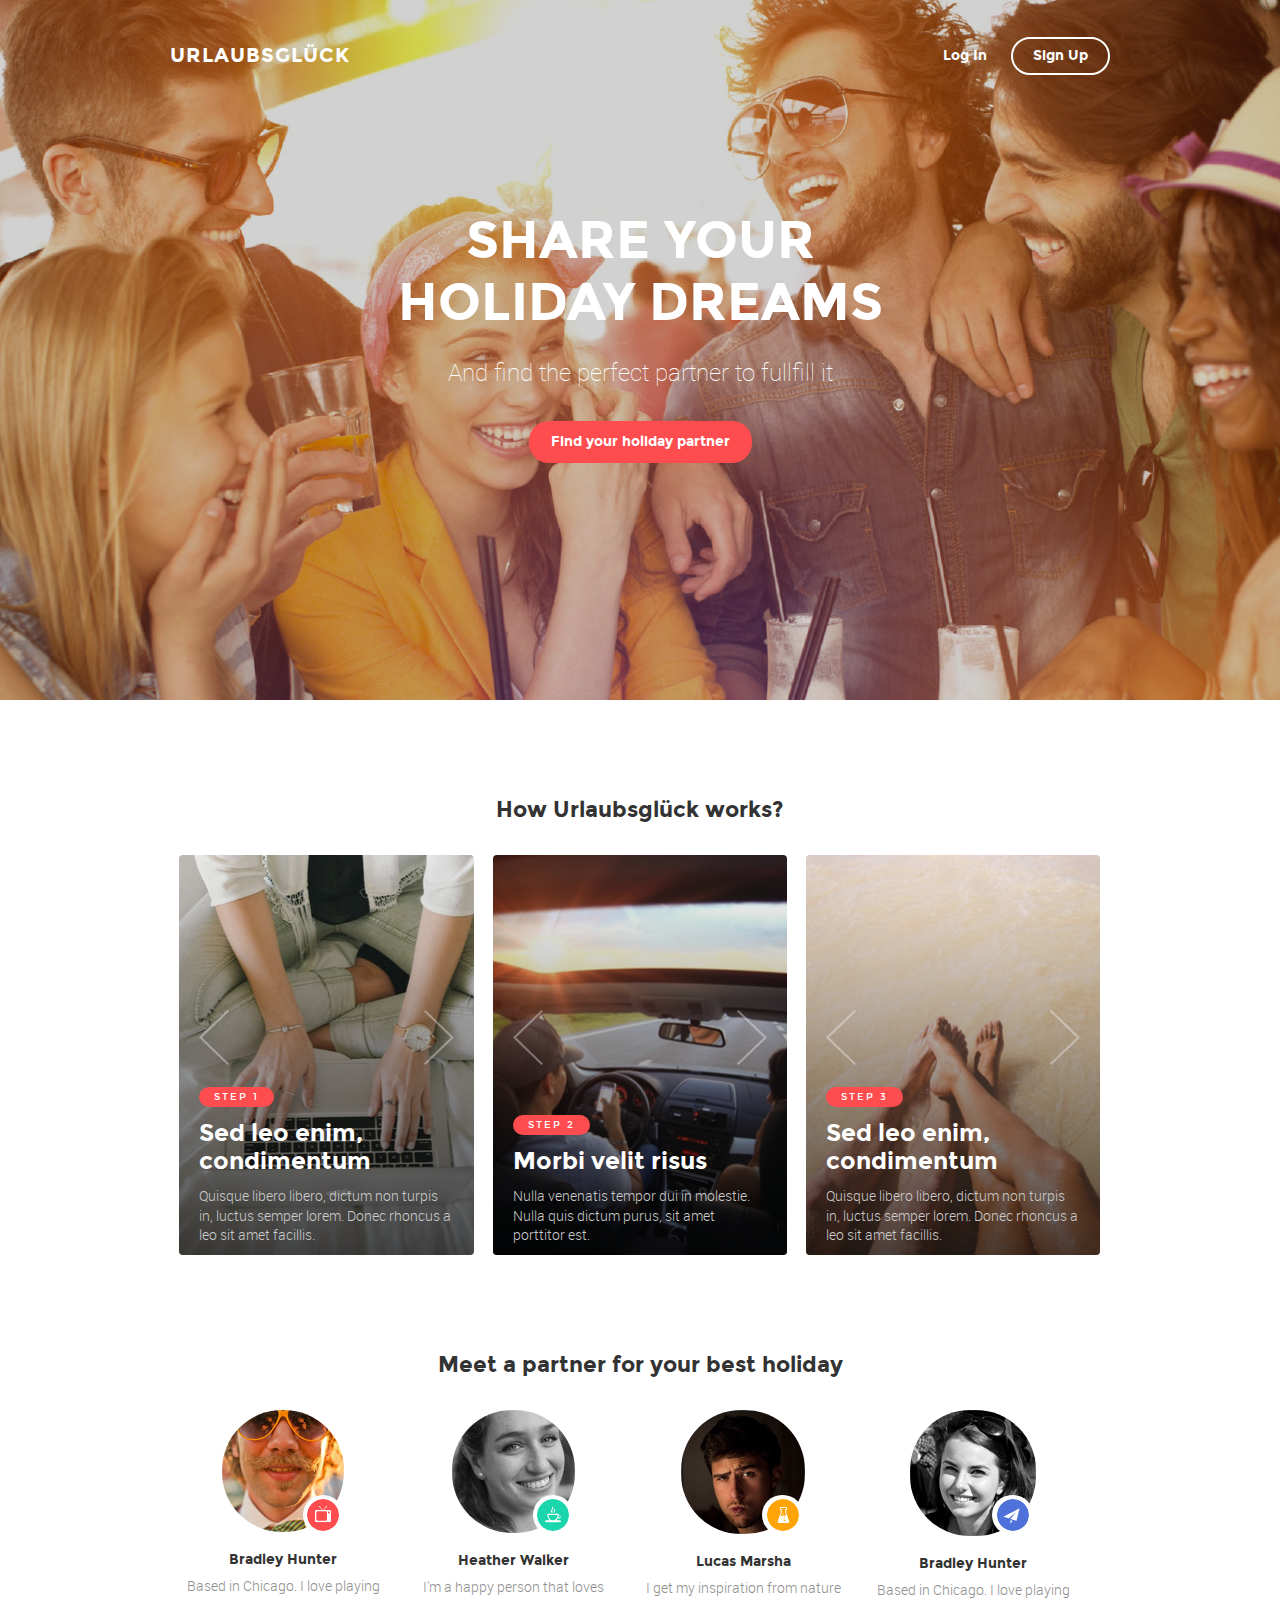
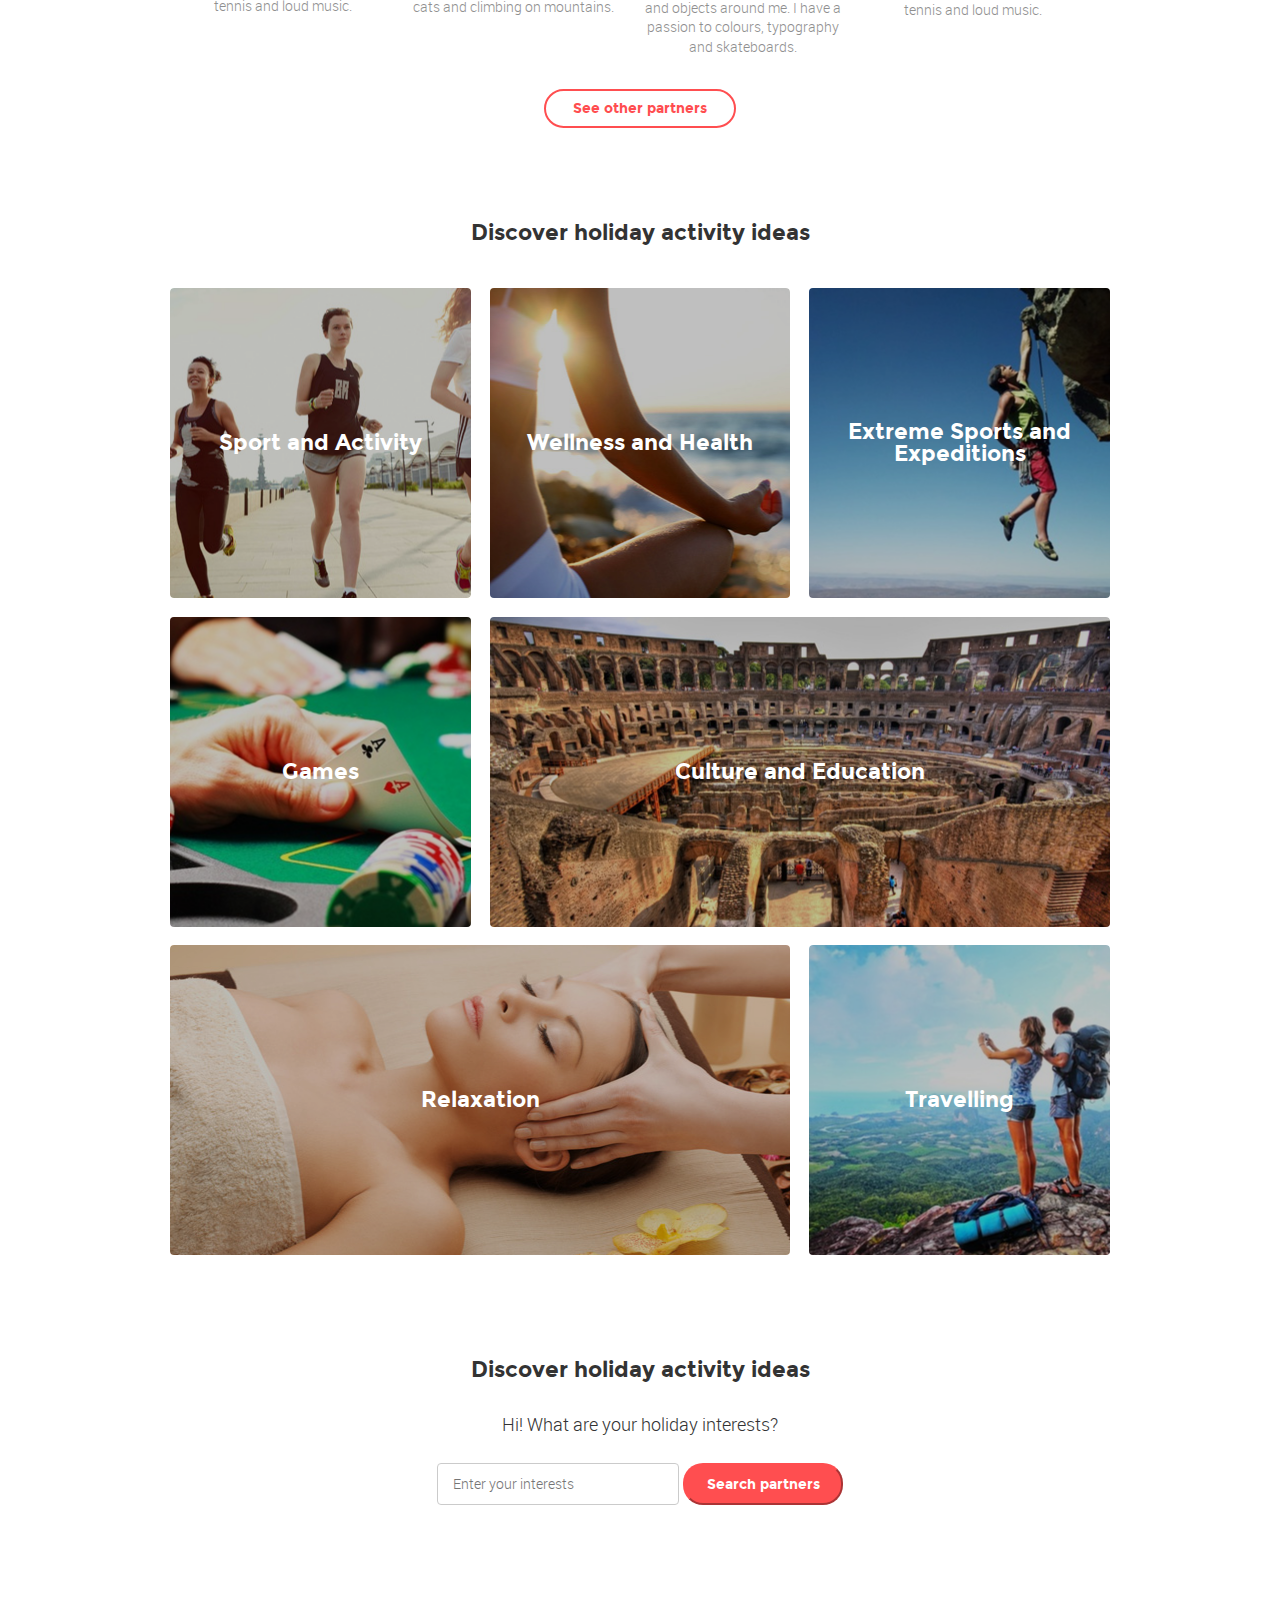
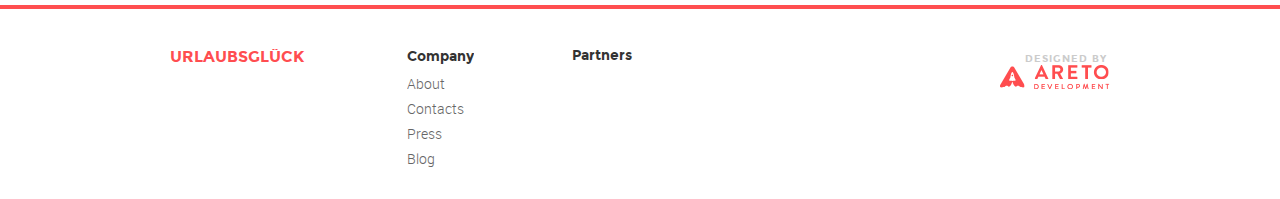
<file: uawc/index.html>
<!DOCTYPE html>
<html lang="en">
<head>
	<meta charset="UTF-8">
	<meta name="viewport" content="width=device-width, initial-scale=1.0">
	<title>Urlaubsglück</title>
	<link rel="stylesheet" href="css/reset.css">
	<link rel="stylesheet" href="css/style.css">
	<!--[if lt IE 9]>
<script src="js/html5.js"></script>
<![endif]-->
</head>
<body>
	<div class="banner">
		<div class="wrapper">
			<header>
				
				<ul>
					<li>
						<a href="#">Log In</a>
					</li>
					<li id="sign_in">
						<a href="#">Sign Up</a>
					</li>
				</ul>
				<a href="">URLAUBSGLÜCK</a>
			</header>
			<div id="share">
				<h1>Share your holiday dreams</h1>
				<h2>And find the perfect partner to fullfill it</h2>
				<a id="btn" href="#">Find your holiday partner</a>
			</div>
		</div>
	</div>
	<div id="how_it_works">
		<div class="wrapper">
			<h2>How Urlaubsglück works?</h2>
			<div id="steps">
				<div class="step1">
					<div class="darken">
						<img class="arr_right" src="img/arrow-right.svg" alt="next" onerror="this.src='img/arrow-right.png';this.onerror=null;">
						<img class="arr_left" src="img/arrow-left.svg" alt="previous" onerror="this.src='img/arrow-left.png';this.onerror=null;">	
						<div class="substep1">
							<span class="step_number">step 1</span>
							<h3>Sed leo enim, condimentum</h3>
							<p>Quisque libero libero, dictum non turpis in, luctus semper lorem. Donec rhoncus a leo sit amet facillis.</p>
						</div>	
						<div class="substep2">
							<span class="step_number">step 1</span>
							<h3>Substep2 dictum non turpis in</h3>
							<p>Quisque libero libero, dictum non turpis in, luctus semper lorem.</p>
						</div>	
						<div class="substep3">
							<span class="step_number">step 1</span>
							<h3>Substep3</h3>
							<p>Quisque libero libero, dictum non turpis in, luctus semper lorem. Donec rhoncus a leo sit amet facillis. Quisque libero libero, dictum non turpis in, luctus semper lorem</p>
						</div>
					</div>			
				</div>
				<div class="step2">
					<div class="darken">
						<img class="arr_right" src="img/arrow-right.svg" alt="next" onerror="this.src='img/arrow-right.png';this.onerror=null;">
						<img class="arr_left" src="img/arrow-left.svg" alt="previous" onerror="this.src='img/arrow-left.png';this.onerror=null;">
						<div class="substep1">
							<span class="step_number">step 2</span>
							<h3>Morbi velit risus</h3>
							<p>Nulla venenatis tempor dui in molestie. Nulla quis dictum purus, sit amet porttitor est.</p>
						</div>
						<div class="substep2">
							<span class="step_number">step 2</span>
							<h3>Substep2 venenatis tempor</h3>
							<p>Lorem ipsum dolor sit amet, consectetur adipisicing elit. Laborum, magni quia.</p>
						</div>
						<div class="substep3">
							<span class="step_number">step 2</span>
							<h3>Substep3 ipsum cod</h3>
							<p>Laborum, magni quia distinctio. Dolor sit amet, consectetur. Nulla venenatis tempor dui in molestie. Nulla quis.</p>
						</div>
					</div>
				</div>
				<div class="step3">
					<div class="darken">
						<img class="arr_right" src="img/arrow-right.svg" alt="next" onerror="this.src='img/arrow-right.png';this.onerror=null;">
						<img class="arr_left" src="img/arrow-left.svg" alt="previous" onerror="this.src='img/arrow-left.png';this.onerror=null;">
						<div class="substep1">
							<span class="step_number">step 3</span>
							<h3>Sed leo enim, condimentum</h3>
							<p>Quisque libero libero, dictum non turpis in, luctus semper lorem. Donec rhoncus a leo sit amet facillis.</p>
						</div>	
						<div class="substep2">
							<span class="step_number">step 1</span>
							<h3>Substep2</h3>
							<p>Donec rhoncus a leo sit amet facillis. Quisque libero libero, dictum non turpis in, luctus semper lorem. Donec rhoncus a leo sit amet facillis. </p>
						</div>	
						<div class="substep3">
							<span class="step_number">step 1</span>
							<h3>Substep3</h3>
							<p>Quisque libero libero, dictum non turpis in, luctus semper lorem. Donec rhoncus a leo sit amet facillis.</p>
						</div>
					</div>	
				</div>
			</div>
		</div>
	</div>
	<div id="partners">
		<div class="wrapper">
			<h2>Meet a partner for your best holiday</h2>
			<div class="container first">
				<div class="partner">
					<a href="#">
						<img src="img/partner1.jpg" alt="Bradley Hunter">
					</a>
					<img class="shape" src="img/shape1.svg" alt="icon" onerror="this.src='img/shape1.png';this.onerror=null;"><br>
					<a href="#">Bradley Hunter</a><br>
					<span>Based in Chicago. I love playing tennis and loud music.</span>
				</div>
				<div class="partner">
					<a href="#">
						<img src="img/partner2.jpg" alt="Heather Walker">
					</a>
					<img class="shape" src="img/shape2.svg" alt="icon" onerror="this.src='img/shape2.png';this.onerror=null;"><br>
					<a href="">Heather Walker</a><br>
					<span>I'm a happy person that loves cats and climbing on mountains. </span>
				</div>
			</div>
			<div class="container">
				<div class="partner">
					<a href="#">
						<img src="img/partner3.jpg" alt="Lucas Marsha">
					</a>
					<img class="shape" src="img/shape3.svg" alt="icon" onerror="this.src='img/shape3.png';this.onerror=null;"><br>
					<a href="#">Lucas Marsha</a><br>
					<span>I get my inspiration from nature and objects around me. I have a passion to colours, typography and skateboards.</span>
				</div>
				<div class="partner">
					<a href="#">
						<img src="img/partner4.jpg" alt="Bradley Hunter">
					</a>
					<img class="shape" src="img/shape4.svg" alt="icon" onerror="this.src='img/shape4.png';this.onerror=null;"><br>
					<a href="#">Bradley Hunter</a><br>
					<span>Based in Chicago. I love playing tennis and loud music.</span>
				</div>
			</div>
			<a id="see_partners" href="#">See other partners</a>
		</div>
	</div>
	<div id="ideas">
		<div class="wrapper">
			<h2>Discover holiday activity ideas</h2>
			<div class="container">
				<div class="idea sport">
					<a href="#">
						<h4>Sport and Activity</h4>
					</a>
				</div>
				<div class="idea wellness">
					<a href="#">
						<h4>Wellness and Health</h4>
					</a>
				</div>
				<div class="idea extreme">
					<a href="#">
						<h4>Extreme Sports and Expeditions</h4>
					</a>
				</div>
				<div class="idea games">
					<a href="#">
						<h4>Games</h4>
					</a>
				</div>
				<div class="idea culture">
					<a href="#">
						<h4>Culture and Education</h4>
					</a>
				</div>
				<div class="idea relax">
					<a href="#">
						<h4>Relaxation</h4>
					</a>
				</div>
				<div class="idea travel">
					<a href="#">
						<h4>Travelling</h4>
					</a>
				</div>
			</div>
		</div>
	</div>	
	<div id="discover">
		<div class="wrapper">
			<h2>Discover holiday activity ideas</h2>
			<span>Hi! What are your holiday interests?</span>
			<form action="post">
				<input id="interests" type="text" placeholder="Enter your interests">
				<input id="search" type="submit" value="Search partners">
			</form>
		</div>
	</div>
	<hr>
	<footer>
		<div class="wrapper">
			<a href="#">URLAUBSGLÜCK</a>
			<nav>
				<div id="menu-title">Company</div>
				<ul>
					<li><a href="#">About</a></li>
					<li><a href="#">Contacts</a></li>
					<li><a href="#">Press</a></li>
					<li><a href="#">Blog</a></li>
				</ul>
			</nav>
			<div id="partners_section">Partners</div>
			<div id="design">
				<span>Designed by</span><br>
				<a href="#"><img src="img/areto.png" alt="areto design"></a>
			</div>
		</div> 
	</footer>
<script src="js/jquery-1.11.3.min.js"></script>
<script src="js/jquery.placeholder.min.js"></script>
<script src="js/script.js"></script>
</body>
</html>
</file>
<file: euwc-final/css/main.css>
.button,.features__item{-webkit-box-sizing:border-box;-moz-box-sizing:border-box}.button,.contact__city,.features__title,.menu__link{text-transform:uppercase}a,abbr,acronym,address,applet,article,aside,audio,b,big,blockquote,body,canvas,caption,center,cite,code,dd,del,details,dfn,div,dl,dt,em,fieldset,figcaption,figure,footer,form,h1,h2,h3,h4,h5,h6,header,hgroup,html,i,iframe,img,ins,kbd,label,legend,li,mark,menu,nav,object,ol,p,pre,q,s,samp,section,small,span,strike,strong,sub,summary,sup,table,tbody,td,tfoot,th,thead,time,tr,tt,u,ul,var,video{margin:0;padding:0;border:0;outline:0;font:inherit;vertical-align:baseline}article,aside,details,figcaption,figure,footer,header,hgroup,menu,nav,section{display:block}.blog__item,.features__item,.feedback__item,.menu__item{display:inline-block}body{line-height:1;background-color:#fff;width:100%}ol,ul{list-style:none}blockquote,q{quotes:none}blockquote:after,blockquote:before,q:after,q:before{content:'';content:none}ins{text-decoration:none}del{text-decoration:line-through}table{border-collapse:collapse;border-spacing:0}@font-face{font-family:Cabin;src:url(../fonts/cabin/cabin-bold-webfont.eot);src:url(../fonts/cabin/cabin-bold-webfont.eot?#iefix) format("embedded-opentype"),url(../fonts/cabin/cabin-bold-webfont.woff2) format("woff2"),url(../fonts/cabin/cabin-bold-webfont.woff) format("woff"),url(../fonts/cabin/cabin-bold-webfont.ttf) format("truetype"),url(../fonts/cabin/cabin-bold-webfont.svg#cabinbold) format("svg");font-weight:700;font-style:normal}@font-face{font-family:Cabin;src:url(../fonts/cabin/cabin-bolditalic-webfont.eot);src:url(../fonts/cabin/cabin-bolditalic-webfont.eot?#iefix) format("embedded-opentype"),url(../fonts/cabin/cabin-bolditalic-webfont.woff2) format("woff2"),url(../fonts/cabin/cabin-bolditalic-webfont.woff) format("woff"),url(../fonts/cabin/cabin-bolditalic-webfont.ttf) format("truetype"),url(../fonts/cabin/cabin-bolditalic-webfont.svg#cabinbold_italic) format("svg");font-weight:700;font-style:italic}@font-face{font-family:Cabin;src:url(../fonts/cabin/cabin-italic-webfont.eot);src:url(../fonts/cabin/cabin-italic-webfont.eot?#iefix) format("embedded-opentype"),url(../fonts/cabin/cabin-italic-webfont.woff2) format("woff2"),url(../fonts/cabin/cabin-italic-webfont.woff) format("woff"),url(../fonts/cabin/cabin-italic-webfont.ttf) format("truetype"),url(../fonts/cabin/cabin-italic-webfont.svg#cabinitalic) format("svg");font-weight:400;font-style:italic}@font-face{font-family:Cabin;src:url(../fonts/cabin/cabin-medium-webfont.eot);src:url(../fonts/cabin/cabin-medium-webfont.eot?#iefix) format("embedded-opentype"),url(../fonts/cabin/cabin-medium-webfont.woff2) format("woff2"),url(../fonts/cabin/cabin-medium-webfont.woff) format("woff"),url(../fonts/cabin/cabin-medium-webfont.ttf) format("truetype"),url(../fonts/cabin/cabin-medium-webfont.svg#cabinmedium) format("svg");font-weight:200;font-style:normal}@font-face{font-family:Cabin;src:url(../fonts/cabin/cabin-mediumitalic-webfont.eot);src:url(../fonts/cabin/cabin-mediumitalic-webfont.eot?#iefix) format("embedded-opentype"),url(../fonts/cabin/cabin-mediumitalic-webfont.woff2) format("woff2"),url(../fonts/cabin/cabin-mediumitalic-webfont.woff) format("woff"),url(../fonts/cabin/cabin-mediumitalic-webfont.ttf) format("truetype"),url(../fonts/cabin/cabin-mediumitalic-webfont.svg#cabinmedium_italic) format("svg");font-weight:600;font-style:italic}@font-face{font-family:Cabin;src:url(../fonts/cabin/cabin-regular-webfont.eot);src:url(../fonts/cabin/cabin-regular-webfont.eot?#iefix) format("embedded-opentype"),url(../fonts/cabin/cabin-regular-webfont.woff2) format("woff2"),url(../fonts/cabin/cabin-regular-webfont.woff) format("woff"),url(../fonts/cabin/cabin-regular-webfont.ttf) format("truetype"),url(../fonts/cabin/cabin-regular-webfont.svg#cabinregular) format("svg");font-weight:400;font-style:normal}@font-face{font-family:Cabin;src:url(../fonts/cabin/cabin-semibold-webfont.eot);src:url(../fonts/cabin/cabin-semibold-webfont.eot?#iefix) format("embedded-opentype"),url(../fonts/cabin/cabin-semibold-webfont.woff2) format("woff2"),url(../fonts/cabin/cabin-semibold-webfont.woff) format("woff"),url(../fonts/cabin/cabin-semibold-webfont.ttf) format("truetype"),url(../fonts/cabin/cabin-semibold-webfont.svg#cabinsemibold) format("svg");font-weight:600;font-style:normal}@font-face{font-family:Cabin;src:url(../fonts/cabin/cabin-semibolditalic-webfont.eot);src:url(../fonts/cabin/cabin-semibolditalic-webfont.eot?#iefix) format("embedded-opentype"),url(../fonts/cabin/cabin-semibolditalic-webfont.woff2) format("woff2"),url(../fonts/cabin/cabin-semibolditalic-webfont.woff) format("woff"),url(../fonts/cabin/cabin-semibolditalic-webfont.ttf) format("truetype"),url(../fonts/cabin/cabin-semibolditalic-webfont.svg#cabinsemibold_italic) format("svg");font-weight:600;font-style:italic}@font-face{font-family:Lato;src:url(../fonts/lato/lato-bold-webfont.eot);src:url(../fonts/lato/lato-bold-webfont.eot?#iefix) format("embedded-opentype"),url(../fonts/lato/lato-bold-webfont.woff2) format("woff2"),url(../fonts/lato/lato-bold-webfont.woff) format("woff"),url(../fonts/lato/lato-bold-webfont.ttf) format("truetype"),url(../fonts/lato/lato-bold-webfont.svg#latobold) format("svg");font-weight:900;font-style:normal}@font-face{font-family:Lato;src:url(../fonts/lato/lato-heavy-webfont.eot);src:url(../fonts/lato/lato-heavy-webfont.eot?#iefix) format("embedded-opentype"),url(../fonts/lato/lato-heavy-webfont.woff2) format("woff2"),url(../fonts/lato/lato-heavy-webfont.woff) format("woff"),url(../fonts/lato/lato-heavy-webfont.ttf) format("truetype"),url(../fonts/lato/lato-heavy-webfont.svg#latoheavy) format("svg");font-weight:600;font-style:normal}@font-face{font-family:Lato;src:url(../fonts/lato/lato-light-webfont.eot);src:url(../fonts/lato/lato-light-webfont.eot?#iefix) format("embedded-opentype"),url(../fonts/lato/lato-light-webfont.woff2) format("woff2"),url(../fonts/lato/lato-light-webfont.woff) format("woff"),url(../fonts/lato/lato-light-webfont.ttf) format("truetype"),url(../fonts/lato/lato-light-webfont.svg#latolight) format("svg");font-weight:200;font-style:normal}@font-face{font-family:Lato;src:url(../fonts/lato/lato-medium-webfont.eot);src:url(../fonts/lato/lato-medium-webfont.eot?#iefix) format("embedded-opentype"),url(../fonts/lato/lato-medium-webfont.woff2) format("woff2"),url(../fonts/lato/lato-medium-webfont.woff) format("woff"),url(../fonts/lato/lato-medium-webfont.ttf) format("truetype"),url(../fonts/lato/lato-medium-webfont.svg#latomedium) format("svg");font-weight:300;font-style:normal}@font-face{font-family:Lato;src:url(../fonts/lato/lato-semibold-webfont.eot);src:url(../fonts/lato/lato-semibold-webfont.eot?#iefix) format("embedded-opentype"),url(../fonts/lato/lato-semibold-webfont.woff2) format("woff2"),url(../fonts/lato/lato-semibold-webfont.woff) format("woff"),url(../fonts/lato/lato-semibold-webfont.ttf) format("truetype"),url(../fonts/lato/lato-semibold-webfont.svg#latosemibold) format("svg");font-weight:700;font-style:normal}@font-face{font-family:Lato;src:url(../fonts/lato/lato-thin-webfont.eot);src:url(../fonts/lato/lato-thin-webfont.eot?#iefix) format("embedded-opentype"),url(../fonts/lato/lato-thin-webfont.woff2) format("woff2"),url(../fonts/lato/lato-thin-webfont.woff) format("woff"),url(../fonts/lato/lato-thin-webfont.ttf) format("truetype"),url(../fonts/lato/lato-thin-webfont.svg#latothin) format("svg");font-weight:200;font-style:normal}.wrapper{max-width:1050px;margin:0 auto;overflow:hidden;padding:0 10px}.page__content,.page__header{background-color:#9b9a95;overflow:hidden}.header__logo{padding-top:30px;font-family:PoiretOne;float:left}.header__menu{float:right;padding-top:30px}.menu__item{margin-left:32px}.menu__link{font-family:Lato,sans-serif;text-decoration:none;color:#fff;font-size:14px;-webkit-transition:.5s;transition:.5s}.menu__link:active,.menu__link:hover{color:#4ecb8c}.content__title{color:#fff;font-size:60px;max-width:650px;font-family:Cabin;font-weight:400;padding:185px 0 25px}.content__description{font-family:Lato;color:#fff;font-size:20px;font-weight:200;max-width:600px;text-shadow:0 1px 0 rgba(0,0,0,.13);line-height:32px}.content__button{padding:60px 0 280px}.button{height:56px;-webkit-border-radius:5px;border-radius:5px;font-family:Lato;font-size:16px;cursor:pointer;padding:0 20px;box-sizing:border-box}.button_green{background-color:#4ecb8c;color:#fff;-webkit-transition:.5s;transition:.5s;border:2px solid #4ecb8c}.button_green:active,.button_green:hover{background-color:#fff;color:#4ecb8c}.page__section{padding:130px 0}.section-title{font-family:Cabin;color:#000;font-size:48px;font-weight:400;text-align:center;margin-bottom:60px}.features__container{font-size:0;width:100%;padding-top:50px}.features__item{width:31.3%;min-height:20%;border:2px solid #f2f2f2;position:relative;margin:0 1%;box-sizing:border-box}.features__icon{position:absolute;top:-32px;left:50%;margin-left:-32px}.features__title{font-family:Lato;color:#000;font-size:18px;font-weight:800;text-align:center;margin:55px 0 20px}.features__description,.story__description{color:#444;font-size:16px;font-family:Lato}.features__description{font-weight:300;line-height:26px;text-align:center;padding:0 5%}.page__story{background-color:#e9ebea;overflow:hidden}.story__right{width:50%;float:right}.story__description{margin-bottom:30px;font-weight:400;line-height:24px}.button_transp{background-color:transparent;color:#333;border:2px solid #333;-webkit-transition:.5s;transition:.5s}.button_transp:active,.button_transp:hover{background-color:#4ecb8c}.page__feedback{background-color:#FFF}.feedback__container{font-size:0}.feedback__item{width:48%;min-height:100px;margin:0 1% 35px;vertical-align:top;overflow:hidden}.feedback__description{font-family:Lato;color:#444;font-size:20px;font-weight:300;padding:25px;line-height:26px;-webkit-box-sizing:border-box;-moz-box-sizing:border-box;box-sizing:border-box;border:2px solid #dedede;position:relative}.feedback__description:after{content:'';position:absolute;right:20px;bottom:-25px;border:15px solid transparent;border-top:10px solid #dedede}.feedback__photo{width:59px;height:59px;-webkit-border-radius:50%;border-radius:50%;float:right;margin-top:25px;margin-right:5px}.feedback__client{float:right;margin-top:33px;margin-right:20px}.feedback__name{font-family:Lato;color:#000;font-size:18px;text-align:right;font-weight:600}.experience__description,.skills__name{font-size:16px;font-weight:200;font-family:Lato}.feedback__trade{font-family:Lato;color:#666;font-size:16px}.page__achievements{background-color:#353535}.page__experience{float:left;width:50%;overflow:hidden}.page__skills{float:right;width:50%}.section-title_left{text-align:left;color:#fff}.experience__description{color:#fff;line-height:24px;margin-bottom:30px;padding-right:60px}.button_white{background-color:transparent;color:#fff;border:2px solid #fff;-webkit-transition:.5s;transition:.5s}.button_white:active,.button_white:hover{background-color:#fff;color:#4ecb8c}.skills__item{position:relative}.skills__name{color:#fff}.skills__bar{width:100%;height:16px;background-color:#FFF;margin:10px 0 20px}.skills__progress{width:95%;height:16px;background-color:#4ecb8c}.skills__percentage{font-family:Lato;color:#fff;font-size:12px;background-color:#202020;padding:5px 10px;-webkit-border-radius:5px;border-radius:5px;position:absolute;top:0;left:95%;margin-left:-22px}.skills__percentage:after{content:'';position:absolute;right:50%;margin-right:-6px;bottom:-10px;border:6px solid transparent;border-top:5px solid #202020}.skills__item_net .skills__progress{width:75%}.skills__item_net .skills__percentage{left:75%}.skills__item_html .skills__progress{width:80%}.skills__item_html .skills__percentage{left:80%}.skills__item_jquery .skills__progress{width:55%}.skills__item_jquery .skills__percentage{left:55%}.skills__item_angular .skills__progress{width:85%}.skills__item_angular .skills__percentage{left:85%}.blog__comments:before,.blog__date:before{content:'';top:0;left:0}.blog__container{font-size:0}.blog__item{width:330px;height:auto;margin:0 10px;vertical-align:top}.blog__image{width:100%}.blog__content{padding:20px 40px 20px 20px;overflow:hidden}.blog__link{font-family:Lato;color:#000;font-size:18px;text-align:left;font-weight:600;line-height:1.5;text-decoration:none}.blog__comments,.blog__date{color:#999;font-size:14px;text-align:left;float:left;font-family:Lato;display:inline-block}.blog__link:active,.blog__link:hover{text-decoration:underline}.blog__title{margin-bottom:20px}.blog__date{position:relative;text-indent:20px}.blog__date:before{background-image:url(../img/calendar.png);width:14px;height:14px;position:absolute}.blog__comments{position:relative;text-indent:25px;margin-left:20px}.blog__comments:before{background-image:url(../img/comments.png);width:18px;height:16px;position:absolute}.blog__description{font-family:Lato;color:#444;font-size:16px;text-align:left;margin-top:60px;line-height:1.5}.page__start{padding:50px 0;background-color:#36c36e}.start__container{display:inline-block;float:left}.start__title{font-family:Lato;color:#fff;font-size:24px;font-weight:600;margin-bottom:10px}.footer__contact,.start__description{color:#fff;font-family:Lato;font-weight:200}.start__description{font-size:16px}.start__button{float:right}.page__footer{background-color:#232323;padding:50px 0;overflow:hidden}.footer__logo{float:left;padding:60px 0}.footer__contact{width:210px;display:inline-block;margin-left:50px;font-size:14px;line-height:1.6}.contact__city{font-size:16px;margin-bottom:15px;font-weight:400;line-height:1.2}.contact__address{margin-bottom:20px}@media all and (max-width:1090px){.blog__container{text-align:center}.footer__contact{margin-left:20px}}@media all and (max-width:930px){.footer__logo{float:none;width:100%;display:block;text-align:center}.contact__container{width:100%;margin:0 auto;text-align:center}.footer__contact{margin-bottom:50px}}@media all and (max-width:690px){.header__menu,.menu{margin:0 auto}.header__logo,.menu,.menu__item{text-align:center}.features__item,.feedback__item,.header__logo{width:100%;display:block}.header__logo,.header__menu{float:none}.menu__item{margin:0;padding:0 3%}.features__item{margin:0 0 60px}.story__right{width:100%;float:none}.button{width:100%}.page__experience{float:none;width:100%;margin-bottom:50px}.page__skills{float:none;width:100%}.start__container{float:none}.start__button{float:none;margin-top:30px}.content__button{padding-bottom:100px}.section-title{font-size:32px}.feedback__description{font-size:16px}.content__title{padding-top:100px;font-size:36px}.menu__link{line-height:2}.page__section{padding:60px 0}.feedback__trade{font-size:14px}.blog__item{width:100%}}
</file>
<file: euwc/css/style.css>
@charset "UTF-8";
@font-face {
  font-family: 'HelveticaNeue';
  src: url("../fonts/HelveticaNeue.eot");
  src: url("../fonts/HelveticaNeue.eot?#iefix") format("embedded-opentype"), url("../fonts/HelveticaNeue.woff") format("woff"), url("../fonts/HelveticaNeue.ttf") format("truetype"), url("../fonts/HelveticaNeue.svg.svg#╤Аelvetica╤Вeue") format("svg");
}
.clear {
  clear: both;
  display: block;
  overflow: hidden;
  visibility: hidden;
  height: 0px;
}

.wrapper {
  font-size: 0;
  max-width: 1140px;
  margin: 0 auto;
  overflow: hidden;
}

body a {
  font-family: "HelveticaNeue";
  text-decoration: none;
}

body {
  width: 100%;
  margin: 0;
  padding: 0;
  font-family: "HelveticaNeue";
  background-color: #fff;
}
body header {
  min-height: 67px;
  background-color: #202020;
}
body header .wrapper {
  position: relative;
}
body header .wrapper #logo {
  margin-top: 20px;
  float: left;
}
body header .wrapper #show_menu {
  display: none;
  cursor: pointer;
  vertical-align: top;
  text-align: center;
  float: right;
  margin-right: 15px;
}
body header .wrapper #show_menu span {
  color: #fff;
  text-transform: uppercase;
  font-weight: 400;
  line-height: 67px;
  font-size: 16px;
  vertical-align: top;
  margin-left: 5px;
}
body header .wrapper #show_menu img {
  margin-top: 27px;
  vertical-align: top;
  width: 15px;
}
body header .wrapper nav {
  margin: 0;
  padding: 0;
  margin-left: 60px;
  display: inline-block;
}
body header .wrapper nav ul {
  list-style: none;
}
body header .wrapper nav ul li {
  display: inline-block;
}
body header .wrapper nav ul li a {
  color: #fff;
  text-transform: uppercase;
  font-weight: 400;
  font-size: 14px;
  line-height: 67px;
  margin: 0 35px;
  transition: 0.5s;
}
body header .wrapper nav ul li a:hover, body header .wrapper nav ul li a:active {
  color: #f26523;
}
body header .wrapper #btn_container {
  font-size: 0;
  float: right;
  vertical-align: top;
}
body header .wrapper #btn_container #search {
  vertical-align: top;
  display: inline-block;
  line-height: 67px;
  width: 43px;
  text-align: center;
  border-left: 1px solid rgba(221, 221, 221, 0.1);
  border-right: 1px solid rgba(221, 221, 221, 0.1);
  cursor: pointer;
}
body header .wrapper #btn_container #search img {
  vertical-align: middle;
}
body header .wrapper #btn_container #search .disabled {
  display: none;
}
body header .wrapper #btn_container #sign_in {
  vertical-align: top;
  display: inline-block;
  margin: 0 24px;
}
body header .wrapper #btn_container #sign_in a {
  color: #fff;
  font-size: 14px;
  font-weight: 400;
  line-height: 67px;
}
body header .wrapper #btn_container #join_us {
  vertical-align: top;
  display: inline-block;
  width: 117px;
  height: 33px;
  margin-top: 16px;
  text-align: center;
}
body header .wrapper #btn_container #join_us a {
  behavior: url(PIE.htc);
  position: relative;
  color: #fff;
  font-size: 14px;
  font-weight: 400;
  line-height: 33px;
  text-transform: uppercase;
  background-color: #f36523;
  border-radius: 3px;
  display: block;
  transition: 0.5s;
}
body header .wrapper #btn_container #join_us a:hover, body header .wrapper #btn_container #join_us a:active {
  background-color: #fff;
  color: #f36523;
}
body header #act {
  position: absolute;
  top: 67px;
  background: #2a2a2a;
  width: 100%;
  height: 58px;
  text-align: center;
  display: none;
  z-index: 99999;
  overflow: hidden;
}
body header #act input {
  behavior: url(PIE.htc);
  position: relative;
  max-width: 691px;
  height: 32px;
  border-radius: 3px;
  border: none;
  margin-top: 13px;
  background-image: url(../img/search2.png);
  background-repeat: no-repeat;
  background-position: 20px;
  outline: none;
  text-indent: 40px;
  line-height: 32px;
}
body #fb {
  max-width: 1140px;
  margin: 0 auto;
  position: relative;
}
body #fb a {
  position: absolute;
  right: 0;
  top: 0;
  z-index: 9999;
}
body #fb a img {
  height: 82px;
  width: 108px;
}
body #controls {
  margin: 0 auto;
  max-width: 1140px;
  position: relative;
}
body #controls .wrapper {
  position: absolute;
  top: 160px;
  left: 0;
  margin: auto;
  max-width: 1140px;
  overflow: hidden;
  z-index: 99999;
}
body #controls .wrapper #arrow-left, body #controls .wrapper #arrow-right {
  behavior: url(PIE.htc);
  position: relative;
  width: 60px;
  height: 60px;
  background-color: rgba(0, 0, 0, 0.5);
  -pie-background: rgba(0, 0, 0, 0.5);
  z-index: 100;
  cursor: pointer;
  margin-top: 50px;
  transition: 0.5s;
}
body #controls .wrapper #arrow-left:hover, body #controls .wrapper #arrow-left:active, body #controls .wrapper #arrow-right:hover, body #controls .wrapper #arrow-right:active {
  behavior: url(PIE.htc);
  position: relative;
  background-color: black;
  -pie-background: black;
}
body #controls .wrapper #arrow-left {
  float: left;
}
body #controls .wrapper #arrow-right {
  float: right;
}
body #controls .wrapper #arrow-left img, body #controls .wrapper #arrow-right img {
  margin: 18px 23px;
}
body #controls .wrapper #text {
  overflow: hidden;
  margin: 0 auto;
  text-align: center;
  width: 556px;
}
body #controls .wrapper #text h2, body #controls .wrapper #text h1 {
  behavior: url(PIE.htc);
  position: relative;
  background-color: rgba(0, 0, 0, 0.8);
  -pie-background: rgba(0, 0, 0, 0.8);
  color: white;
  display: inline-block;
  margin: 0 auto;
}
body #controls .wrapper #text h2 {
  line-height: 32px;
  padding: 0 20px;
  font-size: 17px;
}
body #controls .wrapper #text h1 {
  text-transform: uppercase;
  font-size: 36px;
  font-weight: bold;
  line-height: 47px;
  margin-top: 5px;
  padding: 0 18px;
}
body #controls .wrapper #text #learn_more {
  behavior: url(PIE.htc);
  position: relative;
  display: inline-block;
  height: 42px;
  width: 160px;
  background-color: #fff;
  border-radius: 3px;
  margin-top: 16px;
  box-shadow: 0 0 5px 0 rgba(0, 0, 0, 0.2);
  transition: 0.5s;
}
body #controls .wrapper #text #learn_more a {
  color: #000;
  font-size: 14px;
  line-height: 42px;
  transition: 0.5s;
  display: block;
}
body #controls .wrapper #text #learn_more:hover {
  background-color: #f36523;
}
body #controls .wrapper #text #learn_more:hover a {
  color: #fff;
}
body #slider, body .slide, body .slide img {
  height: 517px;
  width: 100%;
  margin: 0;
  padding: 0;
  left: 0;
}
body #slider {
  max-width: 1366px;
  margin: 0 auto;
}
body #slider .slide .img {
  width: 100%;
  height: 517px;
  background-repeat: no-repeat;
}
body #slider .slide .first {
  background-image: url(../img/banner.jpg);
}
body #slider .slide .second {
  background-image: url(../img/banner2.jpg);
}
body #container {
  max-width: 1366px;
  margin: 0 auto;
  height: 323px;
  font-size: 0;
}
body #container #content-left, body #container #content-right {
  width: 50%;
  height: 323px;
  display: inline-block;
  vertical-align: top;
}
body #container #content-left {
  background-image: url(../img/banner-left.jpg);
}
body #container #content-left #left-title {
  behavior: url(PIE.htc);
  position: relative;
  width: 100%;
  height: 100%;
  background-color: rgba(0, 0, 0, 0.7);
  -pie-background: rgba(0, 0, 0, 0.7);
  text-align: center;
}
body #container #content-left #left-title h3 {
  text-transform: uppercase;
  color: #fff;
  font-size: 17px;
  font-weight: bold;
  padding-top: 110px;
  letter-spacing: 1px;
}
body #container #content-left #left-title img {
  behavior: url(PIE.htc);
  position: relative;
  margin-top: 22px;
  cursor: pointer;
  border-radius: 50px;
  transition: 0.5s;
}
body #container #content-left #left-title img:hover {
  background-color: #27abff;
}
body #container #content-right {
  position: relative;
}
body #container #content-right #step1, body #container #content-right #step2, body #container #content-right #step3 {
  width: 100%;
  height: 100%;
  position: absolute;
  top: 0;
  left: 0;
}
body #container #content-right #step1 .step-text, body #container #content-right #step2 .step-text, body #container #content-right #step3 .step-text {
  margin: 60px 0 0 60px;
  color: white;
  font-size: 16px;
}
body #container #content-right #step1 .step-text h3, body #container #content-right #step2 .step-text h3, body #container #content-right #step3 .step-text h3 {
  font-size: 30px;
  display: inline-block;
  margin-left: 15px;
}
body #container #content-right #step1 .step-text img, body #container #content-right #step1 .step-text h3, body #container #content-right #step2 .step-text img, body #container #content-right #step2 .step-text h3, body #container #content-right #step3 .step-text img, body #container #content-right #step3 .step-text h3 {
  vertical-align: middle;
}
body #container #content-right #step1 .step-text p, body #container #content-right #step2 .step-text p, body #container #content-right #step3 .step-text p {
  margin: 20px 110px 0 50px;
  line-height: 24px;
}
body #container #content-right #step2, body #container #content-right #step3 {
  display: none;
}
body #container #content-right #step1 {
  background-color: #27abff;
}
body #container #content-right #step2 {
  background-color: #fff;
}
body #container #content-right #step2 .step-text {
  color: #000;
}
body #container #content-right #step3 {
  background-color: #f36523;
}
body #container #content-right #step-control {
  height: 17px;
  position: absolute;
  left: 85px;
  bottom: 60px;
}
body #container #content-right #step-control img {
  margin-left: 25px;
  cursor: pointer;
  opacity: 0.3;
  filter: progid:DXImageTransform.Microsoft.Alpha(opacity=30);
  transition: 0.5s;
}
body #container #content-right #step-control img:hover {
  opacity: 1;
  filter: progid:DXImageTransform.Microsoft.Alpha(opacity=100);
}
body #join {
  margin-top: 52px;
  text-align: center;
}
body #join #nums {
  text-align: center;
  overflow: hidden;
}
body #join #nums p {
  color: #f36523;
  font-size: 21px;
  margin: 10px 0 17px;
}
body #join #nums span {
  color: #444444;
  font-size: 60px;
}
body #join #nums #num-left {
  float: left;
  margin-left: 40px;
}
body #join #nums #num-right {
  float: right;
  margin-right: 40px;
}
body #join #nums #impact {
  display: inline-block;
  margin-right: 40px;
}
body #join #nums #impact p {
  color: #999999;
  font-size: 14px;
}
body #join #join-btn {
  behavior: url(PIE.htc);
  position: relative;
  display: inline-block;
  background-color: #f36523;
  width: 349px;
  height: 62px;
  border-radius: 3px;
  transition: 0.5s;
  margin: 23px 0 64px 0;
}
body #join #join-btn a {
  display: block;
  text-transform: uppercase;
  line-height: 62px;
  font-weight: bold;
  color: #ffffff;
  font-size: 17px;
}
body #join #join-btn:hover {
  background-color: #dd5313;
}
body .see_all {
  behavior: url(PIE.htc);
  position: relative;
  border-radius: 3px;
  background-color: #27abff;
  width: 67px;
  height: 27px;
  float: right;
  margin: 50px 17px 0 0;
  color: #ffffff;
  font-size: 11px;
  text-transform: uppercase;
  text-align: center;
  line-height: 27px;
  transition: 0.5s;
}
body .see_all:hover, body .see_all:active {
  background-color: #1995e5;
}
body #explore .wrapper h2, body #recent_news .wrapper h2 {
  color: #222222;
  font-size: 36px;
  margin: 50px 0 0 16px;
  display: inline-block;
}
body #explore {
  background-color: #f3f3f3;
}
body #explore .wrapper {
  max-width: 1172px;
}
body #explore .wrapper .challenges {
  text-align: center;
  font-size: 0;
  overflow: hidden;
}
body #explore .wrapper .challenges .challenge {
  behavior: url(PIE.htc);
  position: relative;
  text-align: left;
  border-radius: 3px;
  vertical-align: top;
  display: inline-block;
  width: 260px;
  min-height: 375px;
  margin: auto;
  background-color: #fff;
  margin: 15px 16px;
  transition: 0.5s;
}
body #explore .wrapper .challenges .challenge:hover .challenge-text h4 {
  color: #27abff;
}
body #explore .wrapper .challenges .challenge:hover {
  box-shadow: 0 0 8px rgba(0, 0, 0, 0.5);
}
body #explore .wrapper .challenges .challenge img {
  width: 100%;
}
body #explore .wrapper .challenges .challenge .challenge-text {
  margin: 13px;
}
body #explore .wrapper .challenges .challenge .challenge-text h4 {
  transition: 0.5s;
  color: #000000;
  font-size: 16px;
  line-height: 18px;
}
body #explore .wrapper .challenges .challenge .challenge-text p, body #explore .wrapper .challenges .challenge .challenge-text span {
  line-height: 18px;
  color: #999999;
  font-size: 13px;
  text-align: left;
}
body #explore .wrapper .challenges .challenge .challenge-text span {
  display: inline-block;
  font-weight: bold;
  margin: 7px 0;
}
body #explore .wrapper .challenges .challenge .challenge-bottom {
  width: 100%;
  height: 50px;
  border-top: 1px solid #ddd;
  font-size: 0;
}
body #explore .wrapper .challenges .challenge .challenge-bottom .challenge-status {
  box-sizing: border-box;
  display: inline-block;
  width: 50%;
  padding: 8px 0 8px 13px;
  border-right: 1px solid #ddd;
  vertical-align: top;
}
body #explore .wrapper .challenges .challenge .challenge-bottom .challenge-status p {
  color: #999999;
  font-size: 10px;
  text-transform: uppercase;
}
body #explore .wrapper .challenges .challenge .challenge-bottom .challenge-status img {
  width: 20px;
  margin: 5px 0 0 2px;
  vertical-align: middle;
}
body #explore .wrapper .challenges .challenge .challenge-bottom .challenge-status span {
  display: inline-block;
  color: #222222;
  font-size: 12px;
  vertical-align: middle;
  margin-left: 7px;
  margin-right: -5px;
}
body #explore .wrapper .challenges .challenge .challenge-bottom .challenge-goal {
  box-sizing: border-box;
  padding: 8px 0 8px 13px;
  display: inline-block;
  width: 50%;
  vertical-align: top;
}
body #explore .wrapper .challenges .challenge .challenge-bottom .challenge-goal p {
  color: #999999;
  font-size: 10px;
  text-transform: uppercase;
}
body #explore .wrapper .challenges .challenge .challenge-bottom .challenge-goal span {
  color: #222222;
  font-size: 12px;
  display: inline-block;
  margin-top: 6px;
}
body #recent_news .wrapper {
  max-width: 1170px;
}
body #recent_news .wrapper #news {
  font-size: 0;
  overflow: hidden;
  margin-bottom: 60px;
  text-align: center;
  margin-top: 5px;
}
body #recent_news .wrapper #news .recent {
  behavior: url(PIE.htc);
  position: relative;
  text-align: left;
  border-radius: 3px;
  vertical-align: top;
  display: inline-block;
  width: 360px;
  min-height: 280px;
  background-color: #fff;
  margin: 15px;
  box-sizing: border-box;
  transition: 0.5s;
  border: 1px solid #ddd;
}
body #recent_news .wrapper #news .recent:hover .recent-text h5 {
  color: #27abff;
}
body #recent_news .wrapper #news .recent:hover {
  box-shadow: 0 0 8px rgba(0, 0, 0, 0.5);
}
body #recent_news .wrapper #news .recent img {
  width: 100%;
  height: 206px;
}
body #recent_news .wrapper #news .recent .recent-text {
  margin: 13px;
}
body #recent_news .wrapper #news .recent .recent-text h5 {
  color: #222222;
  font-size: 14px;
  line-height: 16px;
  transition: 0.5s;
}
body #recent_news .wrapper #news .recent .recent-text .posted_by {
  color: #999999;
  font-size: 13px;
  margin-top: 8px;
}
body #recent_news .wrapper #news .recent .recent-text .posted_by a {
  color: #27abff;
}
body #sign_up {
  margin: 0 auto;
  max-width: 1366px;
  height: 335px;
  background: url("../img/sign_up_bg.jpg") no-repeat center;
}
body #sign_up #darken {
  behavior: url(PIE.htc);
  position: relative;
  width: 100%;
  height: 100%;
  background: rgba(0, 0, 0, 0.85);
  -pie-background: rgba(0, 0, 0, 0.85);
}
body #sign_up #darken #sign_up_text {
  text-align: center;
  padding-top: 90px;
}
body #sign_up #darken #sign_up_text h2 {
  color: #ffffff;
  font-size: 36px;
}
body #sign_up #darken #sign_up_text #sign_up_container {
  width: 460px;
  margin-top: 60px;
  border-bottom: 1px solid #656567;
  display: inline-block;
  font-size: 0;
}
body #sign_up #darken #sign_up_text #sign_up_container input[type="email"] {
  display: inline-block;
  background: transparent;
  border: none;
  outline: none;
  height: 48px;
  line-height: 48px;
  color: #fff;
  font-size: 14px;
  width: 424px;
}
body #sign_up #darken #sign_up_text #sign_up_container input[type="submit"] {
  display: inline-block;
  background-color: transparent;
  background-image: url("../img/send.png");
  width: 25px;
  height: 25px;
  border: none;
  outline: none;
  vertical-align: middle;
  margin-bottom: 10px;
  cursor: pointer;
  transition: 0.5s;
}
body #sign_up #darken #sign_up_text #sign_up_container input[type="submit"]:hover {
  background-image: url("../img/send_hov.png");
}
body #sign_up #darken #sign_up_text #sign_up_container input::-webkit-input-placeholder {
  color: #fff;
}
body #sign_up #darken #sign_up_text #sign_up_container input:-moz-placeholder {
  color: #fff;
}
body footer {
  min-height: 100px;
  background-color: #1c1d1f;
}
body footer .wrapper {
  padding: 25px 0 20px;
}
body footer .wrapper #about, body footer .wrapper #involved, body footer .wrapper #help {
  display: inline-block;
  width: 17%;
  min-width: 110px;
  vertical-align: top;
  margin-right: 9%;
}
body footer .wrapper #about h3, body footer .wrapper #involved h3, body footer .wrapper #help h3 {
  color: #ffffff;
  font-size: 18px;
  font-weight: bold;
  padding-bottom: 13px;
  border-bottom: 1px solid #333436;
}
body footer .wrapper #about ul, body footer .wrapper #involved ul, body footer .wrapper #help ul {
  margin-top: 10px;
}
body footer .wrapper #about ul li a, body footer .wrapper #involved ul li a, body footer .wrapper #help ul li a {
  color: #dddddd;
  font-size: 14px;
  line-height: 24px;
  transition: 0.5s;
}
body footer .wrapper #about ul li a:hover, body footer .wrapper #involved ul li a:hover, body footer .wrapper #help ul li a:hover {
  color: #27abff;
}
body footer .wrapper #about {
  min-width: 95px;
}
body footer .wrapper #socials {
  display: inline-block;
  min-width: 110px;
  vertical-align: top;
  text-align: center;
}
body footer .wrapper #socials h3 {
  text-align: left;
  color: #ffffff;
  font-size: 18px;
  font-weight: bold;
  padding-bottom: 13px;
  margin-left: 12px;
}
body footer .wrapper #socials img {
  margin: 0 7px;
}
body footer .wrapper #socials #icons {
  width: 175px;
  text-align: center;
}
body #copy {
  height: 44px;
  width: 100%;
  background: #000;
  overflow: hidden;
}
body #copy p {
  color: #666666;
  font-size: 14px;
  line-height: 44px;
  float: right;
}

@media all and (max-width: 1200px) {
  body #container #content-right #step1 .step-text, body #container #content-right #step2 .step-text, body #container #content-right #step3 .step-text {
    margin: 20px 0 0 20px;
  }
  body #container #content-right #step1 .step-text p, body #container #content-right #step2 .step-text p, body #container #content-right #step3 .step-text p {
    margin: 20px 20px 0 50px;
  }
  body #container #content-right #step-control {
    left: 40px;
    bottom: 10px;
  }
}
@media all and (max-width: 1170px) {
  header #logo {
    margin-left: 5px;
  }
  header #btn_container {
    margin-right: 5px;
  }

  footer .wrapper #about {
    margin-left: 5px;
  }

  #copy .wrapper p {
    margin-right: 5px;
  }
}
@media all and (max-width: 1132px) {
  body header .wrapper #show_menu {
    display: inline-block;
  }
  body header .wrapper nav {
    width: 100%;
    margin-left: 0;
  }
  body header .wrapper nav ul {
    display: none;
    width: 100%;
  }
  body header .wrapper nav ul li {
    display: inline-block;
    width: 20%;
    text-align: center;
    box-sizing: border-box;
  }
  body header .wrapper nav ul li a {
    box-sizing: border-box;
    margin: 0;
  }
}
@media all and (max-width: 900px) {
  body footer .wrapper #about {
    margin-left: 15%;
  }
  body footer .wrapper #socials {
    display: block;
    margin: 0 auto;
    margin-top: 20px;
  }
  body footer .wrapper #socials h3 {
    text-align: center;
  }
  body footer .wrapper #socials #icons {
    margin: 0 auto;
  }

  body #join {
    margin-top: 52px;
    text-align: center;
  }
  body #join #nums {
    text-align: center;
    overflow: hidden;
  }
  body #join #nums span {
    color: #444444;
    font-size: 60px;
  }
  body #join #nums #num-left {
    float: none;
    margin: 15px auto 25px;
  }
  body #join #nums #num-right {
    float: none;
    margin: 15px auto 25px;
  }
  body #join #nums #impact {
    margin: 0 auto;
  }
}
@media all and (max-width: 700px) {
  body #controls .wrapper {
    top: 90px;
  }
  body #controls .wrapper #arrow-left, body #controls .wrapper #arrow-right {
    margin-top: 20px;
  }
  body #controls .wrapper #text {
    margin-top: 120px;
    width: 100%;
  }
  body #controls .wrapper #text h2 {
    font-size: 14px;
  }
  body #controls .wrapper #text h1 {
    font-size: 28px;
  }
  body #controls .wrapper #text #learn_more {
    display: block;
    margin: 16px auto 0;
  }

  body #container {
    height: 500px;
    overflow: hidden;
  }
  body #container #content-left, body #container #content-right {
    width: 100%;
    height: 250px;
    display: block;
  }
  body #container #content-left #left-title h3 {
    padding-top: 70px;
  }
  body #container #content-right #step1 .step-text, body #container #content-right #step2 .step-text, body #container #content-right #step3 .step-text {
    margin: 10px;
  }

  body footer .wrapper #about {
    margin-left: 10%;
  }
}
@media all and (max-width: 550px) {
  body header .wrapper nav ul li {
    display: block;
    width: 100%;
    text-align: center;
    box-sizing: border-box;
  }
  body header .wrapper nav ul li a {
    box-sizing: border-box;
    margin: 0;
    line-height: 35px;
  }

  body #join #nums p {
    font-size: 18px;
  }
  body #join #nums span {
    font-size: 48px;
  }
  body #join #join-btn {
    width: 100%;
  }
  body #join #join-btn a {
    font-size: 16px;
  }

  body #explore .wrapper h2, body #recent_news .wrapper h2 {
    font-size: 24px;
  }
  body #explore .wrapper .see_all, body #recent_news .wrapper .see_all {
    float: none;
    margin: 10px 15px;
    display: block;
  }

  body #sign_up #darken #sign_up_text h2 {
    font-size: 24px;
  }
  body #sign_up #darken #sign_up_text #sign_up_container {
    width: 95%;
  }
  body #sign_up #darken #sign_up_text #sign_up_container input[type="email"] {
    width: 90%;
  }
  body #sign_up #darken #sign_up_text #sign_up_container input[type="submit"] {
    width: 25px;
  }

  body footer .wrapper {
    text-align: center;
  }
  body footer .wrapper #about {
    margin-left: 2%;
  }
  body footer .wrapper #about, body footer .wrapper #involved, body footer .wrapper #help {
    width: 17%;
    min-width: 110px;
    margin-right: 1%;
  }
  body footer .wrapper #about h3, body footer .wrapper #about ul, body footer .wrapper #involved h3, body footer .wrapper #involved ul, body footer .wrapper #help h3, body footer .wrapper #help ul {
    text-align: left;
  }
  body footer .wrapper #help {
    margin-right: 0;
  }
}
@media all and (max-width: 475px) {
  body header .wrapper #show_menu {
    display: block;
    width: 100%;
    margin: 0;
  }
  body header .wrapper #btn_container #join_us {
    width: 70px;
  }
  body header .wrapper #btn_container #sign_in {
    margin: 0 10px;
  }
  body header .wrapper #btn_container #search {
    width: 23px;
    border: none;
  }

  body #controls .wrapper #text h2 {
    padding: 5px 3px;
    font-size: 16px;
    line-height: 18px;
  }
  body #controls .wrapper #text h1 {
    font-size: 28px;
    line-height: 30px;
    padding: 7px 8px;
  }

  body #container #content-right #step1 .step-text, body #container #content-right #step2 .step-text, body #container #content-right #step3 .step-text {
    text-align: center;
    font-size: 16px;
  }
  body #container #content-right #step1 .step-text h3, body #container #content-right #step2 .step-text h3, body #container #content-right #step3 .step-text h3 {
    font-size: 26px;
  }
  body #container #content-right #step1 .step-text p, body #container #content-right #step2 .step-text p, body #container #content-right #step3 .step-text p {
    text-align: justify;
    line-height: 22px;
    margin: 10px 0 0;
  }
  body #container #content-right #step-control {
    width: 100%;
    left: 0;
    text-align: center;
  }
  body #container #content-right #step-control img {
    margin: 0 25px;
  }
  body #container #content-right #step-control #step-prev {
    float: left;
  }
  body #container #content-right #step-control #step-next {
    float: right;
  }

  body #join #nums p {
    font-size: 16px;
  }
  body #join #nums span {
    font-size: 36px;
  }

  body #recent_news .wrapper #news .recent {
    width: 270px;
    min-height: 250px;
    margin: 15px 5px;
  }
  body #recent_news .wrapper #news .recent img {
    height: auto;
  }

  body footer .wrapper #help {
    margin-top: 20px;
  }
}

/*# sourceMappingURL=style.css.map */
</file>
<file: gunman/main.css>
@font-face {
	font-family: Monotype;
	src: url(Monotype.com.ttf);
}
.hidden {
	display: none;
}
body {
	background-color: #fff;
}

.game {
	background-image: url(img/bg.png);
	width: 1056px;
	height: 536px;
	margin: 0 auto;
	position: relative;
	overflow: hidden;

	font-family: Monotype;
	color: #fff;
	font-size: 22px;
	font-weight: bold;
}
.scores {
	text-align: center;
	margin-top: 10px;
}
.level {
	position: absolute;
	bottom: 20px;
	left: 20px;
}

.game-score {
	font-family: Monotype;
	color: #fff;
	font-size: 22px;
	font-weight: bold;
	margin: 20px auto 0;
	text-align: center;
}

.killed {
	box-shadow: inset 0 0 200px red;
}

.game-status {
	background-color: #fff;
	width: 250px;
	padding: 5px;
	border-radius: 8px;
	text-align: center;
	color: #000;
	margin: 420px auto 0;
}

.start {
	background-color: rgba(0, 0, 0, 0.8);
	width: 100%;
	height: 100%;
	position: absolute;
	top: 0;
	left: 0;
	transition: 1s;
}

.start-game {
	font-family: Monotype;
	color: #fff;
	font-size: 22px;
	font-weight: bold;
	background-color: transparent;
	border: 1px solid #fff;
	border-radius: 10px;
	padding: 0 20px;
	height: 50px;
	cursor: pointer;
	transition: 0.3s;
	display: block;
	margin: 243px auto 0;
}
.start-game:hover, .next-level:hover {
	background-color: rgba(255, 255, 255, 0.4);
}

.next-level {
	font-family: Monotype;
	color: #fff;
	font-size: 22px;
	font-weight: bold;
	background-color: transparent;
	border: 1px solid #fff;
	border-radius: 10px;
	padding: 0 20px;
	height: 35px;
	cursor: pointer;
	transition: 0.3s;
	position: absolute;
	bottom: 20px;
	right: 20px;
}

.gunman-score, .your-score {
	display: inline-block;
}
.enemy {
	position: absolute;
	right: -128px;
	bottom: 100px;
	width: 128px;
	height: 256px;
	background-image: url(img/gunman.png);
	cursor: crosshair;
}

.enemy_move {
	transform: translate(-592px);
	transition: transform 4s linear;
}

.enemy-1 {
	background-position: 0 0;
}

@keyframes walk1 {
	0% {
		background-position: 0 0;
	}
	33% {
		background-position: -136px 0;
	}
	66% {
		background-position: -268px 0;
	}
}

.enemy-1_walk {
	animation: walk1 1s step-start;
	animation-iteration-count: 4;
}

.enemy-1_stay {
	background-position: -400px 0;
}

@keyframes fall1 {
	33% {
		background-position: -1352px 0;
	}
	66% {
		background-position: -1488px 0;
	}
	100% {
		background-position: -1614px 0;
	}
}

.enemy-1_fall {
	animation: fall1 1s step-start;
	animation-fill-mode: forwards;
}

@keyframes hit1 {
	0% {
		background-position: -808px 0;
	}
	25% {
		background-position: -944px 0;
	}
	50% {
		background-position: -1080px 0;
	}
	100% {
		background-position: -1216px 0;
	}
}

.enemy-1_hit {
	animation: hit1 0.5s step-start;
	animation-fill-mode: forwards;
}

.enemy-2 {
	background-position: 0 -272px;
	height: 288px;
}

@keyframes walk2 {
	0% {
		background-position: 0 -272px;
	}
	33% {
		background-position: -128px -272px;
	}
	66% {
		background-position: -256px -272px;
	}
}

.enemy-2_walk {
	animation: walk2 1s step-start;
	animation-iteration-count: 4;
}

.enemy-2_stay {
	background-position: -384px -272px;
}

@keyframes fall2 {
	100% {
		background-position: -1024px -272px;
	}
}

.enemy-2_fall {
	animation: fall2 1s step-start;
	animation-fill-mode: forwards;
}

@keyframes hit2 {
	0% {
		background-position: -512px -272px;
	}
	25% {
		background-position: -640px -272px;
	}
	50% {
		background-position: -768px -272px;
	}
	100% {
		background-position: -896px -272px;
	}
}

.enemy-2_hit {
	animation: hit2 0.5s step-start;
	animation-fill-mode: forwards;
}

.enemy-3 {
	background-position: 0 -576px;
	height: 320px;
}

@keyframes walk3 {
	0% {
		background-position: 0 -576px;
	}
	33% {
		background-position: -128px -576px;
	}
	66% {
		background-position: -256px -576px;
	}
}

.enemy-3_walk {
	animation: walk3 1s step-start;
	animation-iteration-count: 4;
}

.enemy-3_stay {
	background-position: -384px -576px;
}

@keyframes fall3 {
	50% {
		background-position: -896px -576px;
	}

	100% {
		background-position: -1024px -576px;
	}
}

.enemy-3_fall {
	animation: fall3 1s step-start;
	animation-fill-mode: forwards;
}

@keyframes hit3 {
	0% {
		background-position: -512px -576px;
	}
	33% {
		background-position: -640px -576px;
	}
	66% {
		background-position: -768px -576px;
	}
}

.enemy-3_hit {
	animation: hit3 0.5s step-start;
	animation-fill-mode: forwards;
}

.enemy-4 {
	background-position: 0 -912px;
}

@keyframes walk4 {
	0% {
		background-position: 0 -912px;
	}
	33% {
		background-position: -128px -912px;
	}
	66% {
		background-position: -256px -912px;
	}
}

.enemy-4_walk {
	animation: walk4 1s step-start;
	animation-iteration-count: 4;
}

.enemy-4_stay {
	background-position: -384px -912px;
}

@keyframes fall4 {
	50% {
		background-position: -896px -912px;
	}

	100% {
		background-position: -1024px -912px;
	}
}

.enemy-4_fall {
	animation: fall4 1s step-start;
	animation-fill-mode: forwards;
}

@keyframes hit4 {
	0% {
		background-position: -512px -912px;
	}
	33% {
		background-position: -640px -912px;
	}
	66% {
		background-position: -768px -912px;
	}
}

.enemy-4_hit {
	animation: hit4 0.5s step-start;
	animation-fill-mode: forwards;
}

.enemy-5 {
	background-position: 0 -1184px;
	height: 276px;
}

@keyframes walk5 {
	0% {
		background-position: 0 -1184px;
	}
	33% {
		background-position: -128px -1184px;
	}
	66% {
		background-position: -256px -1184px;
	}
}

.enemy-5_walk {
	animation: walk5 1s step-start;
	animation-iteration-count: 4;
}

.enemy-5_stay {
	background-position: -384px -1184px;
}

@keyframes fall5 {
	50% {
		background-position: -896px -1184px;
	}

	100% {
		background-position: -1024px -1184px;
	}
}

.enemy-5_fall {
	animation: fall5 0.5s step-start;
	animation-fill-mode: forwards;
}

@keyframes hit5 {
	0% {
		background-position: -512px -1184px;
	}
	33% {
		background-position: -640px -1184px;
	}
	66% {
		background-position: -768px -1184px;
	}
}

.enemy-5_hit {
	animation: hit5 0.5s step-start;
	animation-fill-mode: forwards;
}
</file>
<file: hangman/style.css>
@font-face {
  font-family: AllerDisplay;
  src: url("fonts/AllerDisplay.ttf");
  font-style: normal;
}
/* Game colors */
/* Hangman colours: */
body {
  font-family: AllerDisplay;
  background-color: #3b4263;
}

.game {
  width: 800px;
  height: 480px;
  border-radius: 5px;
  margin: 40px auto;
  box-shadow: 2px 3px 10px black;
  position: relative;
  overflow: hidden;
  background-color: whitesmoke;
}
.game::before {
  content: '';
  width: 400px;
  height: 200px;
  background-color: #4c71fa;
  -webkit-transform: rotate(-45deg);
          transform: rotate(-45deg);
  position: absolute;
  bottom: -90px;
  right: -130px;
}

.letters {
  width: 726px;
  height: 56px;
  margin: 37px;
  padding: 0;
  background-color: transparent;
  font-size: 0;
  position: absolute;
  bottom: 0;
  left: 0;
}

.letter {
  width: 56px;
  height: 56px;
  line-height: 56px;
  border-radius: 5px;
  margin: 0 5px;
  display: inline-block;
  vertical-align: top;
  background-color: #e6e6e7;
  color: white;
  font-size: 34px;
  text-transform: uppercase;
  text-align: center;
  -webkit-transition: 0.3s;
  transition: 0.3s;
}
.letter_active {
  background-color: #53555d;
}
.letter_won {
  background-color: #88c357;
}

.missed {
  width: 330px;
  min-height: 50px;
  padding-top: 20px;
  background-color: transparent;
  position: absolute;
  top: 0;
  right: 0;
}

.missed__title {
  color: #53555d;
  font-size: 18px;
  text-transform: uppercase;
}

.missed__letters {
  padding: 0;
  margin: 0;
}

.m__letter {
  font-size: 36px;
  text-transform: uppercase;
  color: #4d71fa;
  display: inline-block;
  margin: 0 2px;
}

.game__over {
  width: 100%;
  height: 100%;
  text-align: center;
  background-color: rgba(58, 66, 99, 0.74);
  opacity: 1;
  position: absolute;
  z-index: 5;
  top: 0;
  left: 0;
  -webkit-transition: 0.5s;
  transition: 0.5s;
}

.over__title, .over__word {
  color: white;
}

.over__title {
  margin-top: 150px;
  font-size: 36px;
  text-transform: uppercase;
  margin-bottom: 0;
}

.over__word {
  font-weight: 400;
  font-size: 20px;
  margin-top: 10px;
}

.new-game {
  font-family: AllerDisplay;
  font-size: 18px;
  text-transform: uppercase;
  color: #ffb900;
  background-color: transparent;
  border: 3px dashed #ffb900;
  border-radius: 25px;
  outline: none;
  padding: 15px 40px;
  cursor: pointer;
  -webkit-transition: 0.3s;
  transition: 0.3s;
}
.new-game:hover {
  background-color: rgba(255, 185, 0, 0.2);
}

/* Hangman graphics */
.hangman {
  height: 300px;
  width: 200px;
  position: absolute;
  top: 30px;
  left: 5px;
  -webkit-transform-origin: top;
          transform-origin: top;
}

/* Animation for hagman when player looses */
@-webkit-keyframes hang {
  0% {
    -webkit-transform: rotate(-2deg);
            transform: rotate(-2deg);
  }
  50% {
    -webkit-transform: rotate(2deg);
            transform: rotate(2deg);
  }
  100% {
    -webkit-transform: rotate(-2deg);
            transform: rotate(-2deg);
  }
}
@keyframes hang {
  0% {
    -webkit-transform: rotate(-2deg);
            transform: rotate(-2deg);
  }
  50% {
    -webkit-transform: rotate(2deg);
            transform: rotate(2deg);
  }
  100% {
    -webkit-transform: rotate(-2deg);
            transform: rotate(-2deg);
  }
}
.hang {
  -webkit-animation: hang 2s infinite ease-in-out;
          animation: hang 2s infinite ease-in-out;
}

.frame1, .frame2, .frame3, .frame4, .frame5,
.frame6, .frame7, .frame8, .frame9, .frame10,
.frame11 {
  opacity: 1;
  -webkit-transition: 0.3s;
  transition: 0.3s;
}

.bar {
  width: 125px;
  height: 12px;
  border-radius: 4px;
  background-color: #53555d;
  position: absolute;
  top: 30px;
  left: -5px;
}
.bar::before {
  content: '';
  width: 12px;
  height: 30px;
  border-radius: 5px;
  background-color: #53555d;
  position: absolute;
  top: 8px;
  left: 99px;
}

.head {
  height: 94px;
  width: 60px;
  border-radius: 30px;
  background-color: #ffcd89;
  position: absolute;
  z-index: 3;
  top: 31px;
  left: 65px;
  overflow: hidden;
}
.head::before, .head::after {
  content: '';
  width: 30px;
  height: 40px;
  border-radius: 15px;
  background-color: #ecc48e;
  position: absolute;
  top: 0;
}
.head::before {
  left: -20px;
  -webkit-transform: rotate(20deg);
          transform: rotate(20deg);
}
.head::after {
  right: -20px;
  -webkit-transform: rotate(-20deg);
          transform: rotate(-20deg);
}

.head__eye {
  height: 7px;
  width: 7px;
  border-radius: 50%;
  background-color: #3e3e3f;
  position: absolute;
  top: 35px;
}
.head__eye_right {
  left: 16px;
}
.head__eye_left {
  right: 16px;
}

.ear {
  height: 20px;
  width: 20px;
  border-radius: 50%;
  background-color: #ffcd89;
  position: absolute;
  z-index: 2;
  top: 68px;
}
.ear__right {
  left: 53px;
}
.ear__left {
  left: 116px;
}
.ear__left::after {
  content: '';
  width: 4px;
  height: 4px;
  border-radius: 50%;
  background-color: #a0a0a0;
  position: absolute;
  left: 11px;
  bottom: -1px;
}

.ear__part {
  width: 10px;
  height: 10px;
  border-radius: 50%;
  background-color: #ffbd72;
  position: absolute;
  top: 5px;
}
.ear__part_right {
  left: 6px;
}
.ear__part_left {
  left: 5px;
}

.head__beard {
  width: 100%;
  height: 40px;
  background-color: #ecc48e;
  position: absolute;
  top: 56px;
}

.head__nose {
  width: 10px;
  height: 10px;
  border-radius: 50%;
  background-color: #ffcd89;
  position: absolute;
  top: 52px;
  left: 24px;
}
.head__nose::before, .head__nose::after {
  content: '';
  width: 23px;
  height: 7px;
  border-radius: 5px;
  background-color: #ffcd89;
  position: absolute;
  top: -1px;
}
.head__nose::before {
  left: 8px;
  -webkit-transform: rotate(12deg);
          transform: rotate(12deg);
}
.head__nose::after {
  left: -20px;
  -webkit-transform: rotate(-12deg);
          transform: rotate(-12deg);
}

.head__mouth {
  width: 14px;
  height: 8px;
  border-radius: 10px 10px 0 0;
  background-color: white;
  position: absolute;
  top: 63px;
  left: 22px;
}
.head__mouth::before {
  content: '';
  width: 4px;
  height: 4px;
  border-radius: 50%;
  background-color: #a0a0a0;
  position: absolute;
  left: -5px;
  bottom: 1px;
}

.neck {
  width: 20px;
  height: 20px;
  border-radius: 5px;
  background-color: #ffcd89;
  position: absolute;
  top: 120px;
  left: 85px;
}

.shirt {
  width: 50px;
  height: 80px;
  border-radius: 5px;
  background-color: #3b5c92;
  position: absolute;
  top: 133px;
  left: 70px;
  overflow: hidden;
}
.shirt::before, .shirt::after {
  content: '';
  width: 25px;
  height: 60px;
  position: absolute;
  top: 0;
}
.shirt::before {
  right: 0;
  background-color: #4a9d6a;
}
.shirt::after {
  left: 0;
  background-color: #88c357;
}

.arm {
  width: 20px;
  height: 70px;
  border-radius: 5px;
  position: absolute;
  z-index: 2;
  top: 130px;
}
.arm__left {
  left: 122px;
  background-color: #4a9d6a;
  -webkit-transform: rotate(-40deg);
          transform: rotate(-40deg);
}
.arm__right {
  left: 48px;
  background-color: #88c357;
  -webkit-transform: rotate(40deg);
          transform: rotate(40deg);
}

.hand {
  width: 15px;
  height: 15px;
  border-radius: 50%;
  background-color: #ffcd89;
  position: absolute;
  z-index: 1;
  top: 184px;
}
.hand__left {
  left: 147px;
}
.hand__right {
  left: 28px;
}

.leg {
  width: 20px;
  height: 90px;
  border-radius: 5px;
  background-color: #3b5c92;
  position: absolute;
  z-index: 2;
  top: 200px;
}
.leg__left {
  left: 106px;
  -webkit-transform: rotate(-10deg);
          transform: rotate(-10deg);
}
.leg__right {
  left: 64px;
  -webkit-transform: rotate(10deg);
          transform: rotate(10deg);
}

.foot {
  height: 15px;
  width: 40px;
  border-radius: 5px;
  background-color: #ffcd89;
  position: absolute;
  z-index: 1;
  top: 280px;
}
.foot__left {
  left: 113px;
  -webkit-transform: rotate(-8deg);
          transform: rotate(-8deg);
}
.foot__right {
  left: 37px;
  -webkit-transform: rotate(8deg);
          transform: rotate(8deg);
}

.hidden {
  opacity: 0;
  z-index: -2;
  -webkit-transform: scale(0.95);
          transform: scale(0.95);
}
</file>
<file: landing-page/css/skins/blue.css>
body{color:#222}a{color:#2EA2CC}.bg_light{background-color:#FAFAFA}.bg_dark{background-color:#222;color:#fff}.bg_dark h3::after{background-color:#fff}.color_element{color:#2EA2CC}.color_bg{background-color:#2EA2CC}.color_border{border-color:#2EA2CC}.main_color_bg{background-color:#222}.toggle_menu{background-color:#000}.top_menu a:hover{color:#2EA2CC;background-color:rgba(255,255,255,.05)}.top_text{color:#fff}section h3::after{background-color:#222}#about li,section h4{color:#888}#about p:nth-child(even){color:#2EA2CC}#about h5{color:#555}.resume__container h4{color:#222}.resume__container .resume__item .item__year{background-color:#2EA2CC;color:#fff}#portfolio li{color:#888}#portfolio li.active{color:#fff;border-bottom:1px solid #2EA2CC}#portfolio .port_item__descr p{color:#888}#portfolio .port_item__descr a{border-color:#2EA2CC;color:#2EA2CC}.contact__box i{color:#2EA2CC}.text-danger{color:#F72828}form input:focus,form textarea:focus{border:1px solid #2EA2CC}form input,form textarea{background-color:transparent}form button{background-color:#2EA2CC;border:none;color:#fff;float:right}form .form-group{color:#888;letter-spacing:2px}
</file>
<file: uawc/css/style.css>
@font-face {
  font-family: 'Montserrat';
  src: url("../fonts/montserrat-regular-webfont.eot");
  src: url("../fonts/montserrat-regular-webfont.eot?#iefix") format("embedded-opentype"), url("../fonts/montserrat-regular-webfont.woff2") format("woff2"), url("../fonts/montserrat-regular-webfont.woff") format("woff"), url("../fonts/montserrat-regular-webfont.ttf") format("truetype"), url("../fonts/montserrat-regular-webfont.svg#montserratregular") format("svg");
  font-weight: normal;
}
@font-face {
  font-family: 'Montserrat';
  src: url("../fonts/montserrat-bold-webfont.eot");
  src: url("../fonts/montserrat-bold-webfont.eot?#iefix") format("embedded-opentype"), url("../fonts/montserrat-bold-webfont.woff2") format("woff2"), url("../fonts/montserrat-bold-webfont.woff") format("woff"), url("../fonts/montserrat-bold-webfont.ttf") format("truetype"), url("../fonts/montserrat-bold-webfont.svg#montserratbold") format("svg");
  font-weight: bold;
}
@font-face {
  font-family: Roboto-Light;
  src: url("../fonts/roboto-light-webfont.eot");
  src: url("../fonts/roboto-light-webfont.eot?#iefix") format("embedded-opentype"), url("../fonts/roboto-light-webfont.woff2") format("woff2"), url("../fonts/roboto-light-webfont.woff") format("woff"), url("../fonts/roboto-light-webfont.ttf") format("truetype"), url("../fonts/roboto-light-webfont.svg#robotolight") format("svg");
  font-weight: normal;
}
@font-face {
  font-family: Roboto-Thin;
  src: url("../fonts/roboto-thin-webfont.eot");
  src: url("../fonts/roboto-thin-webfont.eot?#iefix") format("embedded-opentype"), url("../fonts/roboto-thin-webfont.woff2") format("woff2"), url("../fonts/roboto-thin-webfont.woff") format("woff"), url("../fonts/roboto-thin-webfont.ttf") format("truetype"), url("../fonts/roboto-thin-webfont.svg#robotothin") format("svg");
  font-weight: normal;
}
* {
  padding: 0px;
  margin: 0px;
}

.wrapper {
  max-width: 940px;
  margin: 0 auto;
}
.wrapper > h2 {
  color: #333;
  font-size: 22px;
  font-weight: bold;
  text-align: center;
  line-height: 90px;
  margin-top: 65px;
}

body {
  background-color: #fff;
  font-family: "Montserrat";
}
body .banner {
  background-image: url(../img/banner.jpg);
  background-position: center;
  background-repeat: no-repeat;
  max-width: 100%;
  height: 700px;
  margin: 0 auto;
  color: #fff;
}
body .banner header {
  min-height: 100px;
}
body .banner header > a {
  font-size: 20px;
  font-weight: bold;
  letter-spacing: 1px;
  margin-top: 45px;
  display: inline-block;
  text-decoration: none;
  color: #fff;
  transition: 0.5s;
}
body .banner header > a:hover, body .banner header > a:active {
  color: #ff4d4f;
}
body .banner header ul {
  list-style: none;
  float: right;
  margin-top: 37px;
}
body .banner header ul #sign_in {
  behavior: url(PIE.htc);
  position: relative;
  border: 2px solid #fff;
  -moz-border-radius: 20px;
  -webkit-border-radius: 20px;
  border-radius: 20px;
  transition: 0.5s;
}
body .banner header ul #sign_in a {
  display: block;
}
body .banner header ul #sign_in:hover, body .banner header ul #sign_in:active {
  border-color: #ff4d4f;
}
body .banner header ul #sign_in:hover a, body .banner header ul #sign_in:active a {
  color: #ff4d4f;
}
body .banner header ul li {
  font-size: 14px;
  font-weight: bold;
  display: inline-block;
}
body .banner header ul li a {
  color: #fff;
  text-decoration: none;
  line-height: 1.25;
  padding: 8px 20px;
  transition: 0.5s;
}
body .banner header ul li a:hover, body .banner header ul li a:active {
  color: #ff4d4f;
}
body .banner #share {
  max-width: 520px;
  text-align: center;
  margin: 110px auto 0;
  box-sizing: border-box;
}
body .banner #share h1 {
  font-size: 52px;
  font-weight: bold;
  text-transform: uppercase;
  line-height: 1.2;
}
body .banner #share h2 {
  font-family: "Roboto-Thin";
  font-size: 24px;
  line-height: 75px;
}
body .banner #share a#btn {
  behavior: url(PIE.htc);
  position: relative;
  color: #fff;
  text-decoration: none;
  background-color: #ff4d4f;
  font-size: 14px;
  font-weight: bold;
  -moz-border-radius: 20px;
  -webkit-border-radius: 20px;
  border-radius: 20px;
  padding: 12px 20px;
  margin-top: 11px;
  display: inline-block;
  border: 2px solid transparent;
  transition: 0.5s;
}
body .banner #share a#btn:hover, body .banner #share a#btn:active {
  border-color: white;
  background-color: transparent;
}
body #how_it_works #steps {
  font-size: 0;
}
body #how_it_works #steps .darken {
  height: 100%;
  width: 100%;
  behavior: url(PIE.htc);
  position: relative;
  background: -webkit-linear-gradient(to top, rgba(0, 0, 0, 0.7), transparent);
  background: -o-linear-gradient(to top, rgba(0, 0, 0, 0.7), transparent);
  background: -moz-linear-gradient(to top, rgba(0, 0, 0, 0.7), transparent);
  background: linear-gradient(to top, rgba(0, 0, 0, 0.7), transparent);
  -ms-filter: progid:DXImageTransform.Microsoft.gradient(startColorstr=#00000000,endColorstr=#B2000000);
  filter: progid:DXImageTransform.Microsoft.gradient(startColorstr=#00000000,endColorstr=#B2000000);
}
body #how_it_works #steps .step1, body #how_it_works #steps .step2, body #how_it_works #steps .step3 {
  behavior: url(PIE.htc);
  position: relative;
  -moz-border-radius: 4px;
  -webkit-border-radius: 4px;
  border-radius: 4px;
  width: 31.33%;
  height: 400px;
  display: inline-block;
  margin: 0 1%;
  overflow: hidden;
  box-sizing: border-box;
}
body #how_it_works #steps .step1 img.arr_right, body #how_it_works #steps .step2 img.arr_right, body #how_it_works #steps .step3 img.arr_right {
  float: right;
  margin: 155px 20px 0 0;
  transition: 0.5s;
  opacity: 0.7;
}
body #how_it_works #steps .step1 img.arr_left, body #how_it_works #steps .step2 img.arr_left, body #how_it_works #steps .step3 img.arr_left {
  float: left;
  margin: 155px 0 0 20px;
  transition: 0.5s;
  opacity: 0.7;
}
body #how_it_works #steps .step1 img:hover, body #how_it_works #steps .step1 img:active, body #how_it_works #steps .step2 img:hover, body #how_it_works #steps .step2 img:active, body #how_it_works #steps .step3 img:hover, body #how_it_works #steps .step3 img:active {
  opacity: 1;
  cursor: pointer;
}
body #how_it_works #steps .step1 {
  background: url(../img/step1.jpg) no-repeat center;
}
body #how_it_works #steps .step2 {
  background: url(../img/step2.jpg) no-repeat center;
}
body #how_it_works #steps .step3 {
  background: url(../img/step3.jpg) no-repeat center;
}
body #how_it_works #steps .substep1, body #how_it_works #steps .substep2, body #how_it_works #steps .substep3 {
  position: absolute;
  bottom: 10px;
  left: 20px;
  right: 20px;
}
body #how_it_works #steps .substep1 .step_number, body #how_it_works #steps .substep2 .step_number, body #how_it_works #steps .substep3 .step_number {
  behavior: url(PIE.htc);
  position: relative;
  color: #fff;
  font-family: "Montserrat";
  font-size: 10px;
  text-transform: uppercase;
  letter-spacing: 2px;
  background-color: #ff4d4f;
  -moz-border-radius: 10px;
  -webkit-border-radius: 10px;
  border-radius: 10px;
  padding: 4px 15px;
}
body #how_it_works #steps .substep1 h3, body #how_it_works #steps .substep2 h3, body #how_it_works #steps .substep3 h3 {
  color: #fff;
  font-size: 24px;
  font-weight: bold;
  margin: 17px 0 10px 0;
  line-height: 1.2;
}
body #how_it_works #steps .substep1 p, body #how_it_works #steps .substep2 p, body #how_it_works #steps .substep3 p {
  color: #cbcbcb;
  font-family: "Roboto-Light";
  font-size: 14px;
  line-height: 1.4;
}
body #how_it_works #steps .substep2, body #how_it_works #steps .substep3 {
  display: none;
}
body #partners .container {
  display: inline-block;
  vertical-align: top;
}
body #partners .container .partner {
  margin: 0 8px 0 8px;
  position: relative;
  width: 210px;
  min-height: 200px;
  text-align: center;
  display: inline-block;
  vertical-align: top;
}
body #partners .container .partner:hover > img, body #partners .container .partner:active > img {
  transform: rotate(360deg);
}
body #partners .container .partner a img {
  behavior: url(PIE.htc);
  position: relative;
  -moz-border-radius: 60px;
  -webkit-border-radius: 60px;
  border-radius: 60px;
  border: none;
}
body #partners .container .partner img.shape {
  behavior: url(PIE.htc);
  position: absolute;
  top: 85px;
  right: 45px;
  background-color: white;
  -moz-border-radius: 20px;
  -webkit-border-radius: 20px;
  border-radius: 20px;
  transition: 0.5s;
}
body #partners .container .partner > a {
  color: #333;
  font-size: 14px;
  font-weight: bold;
  text-decoration: none;
  line-height: 32px;
}
body #partners .container .partner span {
  color: #8f8f8f;
  font-family: "Roboto-Light";
  font-size: 14px;
  line-height: 1.4;
}
body #partners #see_partners {
  behavior: url(PIE.htc);
  position: relative;
  border: 2px solid #ff4e50;
  box-sizing: border-box;
  background-color: #ffffff;
  width: 192px;
  line-height: 35px;
  text-decoration: none;
  -moz-border-radius: 20px;
  -webkit-border-radius: 20px;
  border-radius: 20px;
  color: #ff4d4f;
  font-family: "Montserrat";
  font-size: 14px;
  font-weight: bold;
  text-align: center;
  margin: 33px auto;
  display: block;
  transition: 0.5s;
}
body #partners #see_partners:hover, body #partners #see_partners:active {
  background-color: #ff4e50;
  color: #fff;
}
body #ideas {
  margin-top: -5px;
  font-size: 0;
}
body #ideas .idea {
  behavior: url(PIE.htc);
  position: relative;
  width: 32%;
  height: 310px;
  -moz-border-radius: 4px;
  -webkit-border-radius: 4px;
  border-radius: 4px;
  display: inline-block;
  margin: 1%;
  overflow: hidden;
}
body #ideas .idea a {
  behavior: url(PIE.htc);
  position: relative;
  background-color: rgba(0, 0, 0, 0.25);
  -pie-background: rgba(0, 0, 0, 0.25);
  -moz-border-radius: 4px;
  -webkit-border-radius: 4px;
  border-radius: 4px;
  width: 100%;
  height: 100%;
  text-align: center;
  display: table;
  text-decoration: none;
  transition: 0.5s;
}
body #ideas .idea a:hover, body #ideas .idea a:active {
  behavior: url(PIE.htc);
  position: relative;
  background-color: rgba(0, 0, 0, 0.5);
  -pie-background: rgba(0, 0, 0, 0.5);
}
body #ideas .idea a h4 {
  behavior: url(PIE.htc);
  position: relative;
  -moz-border-radius: 4px;
  -webkit-border-radius: 4px;
  border-radius: 4px;
  color: #fff;
  font-family: "Montserrat";
  font-size: 22px;
  font-weight: bold;
  display: table-cell;
  vertical-align: middle;
  transition: 0.5s;
}
body #ideas .sport {
  background: url(../img/sport.jpg) no-repeat center;
  margin-left: 0;
}
body #ideas .wellness {
  background: url(../img/wellness.jpg) no-repeat center;
}
body #ideas .extreme {
  background: url(../img/extreme.jpg) no-repeat center;
  margin-right: 0;
}
body #ideas .games {
  background: url(../img/games.jpg) no-repeat center;
  margin-left: 0;
}
body #ideas .culture {
  background: url(../img/culture.jpg) no-repeat center;
  margin-right: 0;
  width: 66%;
}
body #ideas .relax {
  background: url(../img/relax.jpg) no-repeat center;
  margin-left: 0;
  width: 66%;
}
body #ideas .travel {
  background: url(../img/travel.jpg) no-repeat center;
  margin-right: 0;
}
body #discover {
  margin-top: -5px;
}
body #discover span {
  color: #333;
  font-family: "Roboto-Light";
  font-size: 18px;
  text-align: center;
  display: block;
  margin-bottom: 30px;
}
body #discover form {
  text-align: center;
  margin-bottom: 100px;
  overflow: hidden;
}
body #discover form #interests {
  behavior: url(PIE.htc);
  position: relative;
  border: 1px solid #cbcbcb;
  -moz-border-radius: 4px;
  -webkit-border-radius: 4px;
  border-radius: 4px;
  height: 40px;
  width: 240px;
  font-family: "Roboto-Light";
  font-size: 14px;
  text-indent: 15px;
  line-height: 40px;
}
body #discover form #search {
  behavior: url(PIE.htc);
  position: relative;
  width: 160px;
  height: 42px;
  -moz-border-radius: 20px;
  -webkit-border-radius: 20px;
  border-radius: 20px;
  background-color: #ff4e50;
  box-shadow: none;
  color: #fff;
  font-family: "Montserrat";
  font-size: 14px;
  font-weight: bold;
  text-align: center;
  line-height: 40px;
  border-color: #ff4e50;
  cursor: pointer;
}
body hr {
  height: 4px;
  background-color: #ff4e50;
  border: none;
}
body footer {
  min-height: 150px;
}
body footer .wrapper {
  margin-top: 40px;
  overflow: hidden;
}
body footer .wrapper > a {
  float: left;
  text-decoration: none;
  color: #ff4d50;
  font-family: "Montserrat";
  font-size: 16px;
  font-weight: bold;
}
body footer nav {
  display: inline-block;
  overflow: hidden;
  margin-left: 11%;
}
body footer nav #menu-title {
  color: #333;
  font-family: "Montserrat";
  font-size: 14px;
  font-weight: bold;
  padding-bottom: 5px;
  line-height: 1.2;
}
body footer nav ul {
  list-style: none;
}
body footer nav ul li {
  padding: 3px 0;
  line-height: 1.2;
}
body footer nav ul li a {
  text-decoration: none;
  color: #666666;
  font-family: "Roboto-Light";
  font-size: 14px;
  transition: 0.5s;
}
body footer nav ul li a:hover, body footer nav ul li a:active {
  color: #000;
}
body footer #partners_section {
  display: inline-block;
  vertical-align: top;
  margin-left: 10%;
  color: #333;
  font-family: "Montserrat";
  font-size: 14px;
  font-weight: bold;
}
body footer #design {
  float: right;
}
body footer #design span {
  color: #cbcbcb;
  font-family: "Montserrat";
  font-size: 10px;
  font-weight: bold;
  text-transform: uppercase;
  margin: 0;
  padding: 0;
  margin: 0 0 5px 25px;
  letter-spacing: 1px;
}

@media all and (max-width: 940px) {
  body .banner header > a {
    margin-left: 50px;
  }
  body .banner header ul #sign_in {
    margin-right: 50px;
  }
  body #how_it_works #steps .step1 img.arr_right, body #how_it_works #steps .step2 img.arr_right, body #how_it_works #steps .step3 img.arr_right {
    margin: 40px 20px 0 0;
    opacity: 1;
  }
  body #how_it_works #steps .step1 img.arr_left, body #how_it_works #steps .step2 img.arr_left, body #how_it_works #steps .step3 img.arr_left {
    margin: 40px 0 0 20px;
    opacity: 1;
  }
  body #partners .container {
    display: block;
    text-align: center;
  }
  body #partners .container .partner {
    margin: 0 25px;
  }
  body #partners .container.first {
    margin-bottom: 60px;
  }
  body #partners #see_partners {
    margin-top: 40px;
  }
  body #ideas .idea {
    width: 31.3%;
    margin: 1%;
  }
  body #ideas .culture {
    width: 64.66%;
  }
  body #ideas .relax {
    width: 64.66%;
  }
  body footer .wrapper > a {
    margin-left: 40px;
  }
  body footer .wrapper #design {
    margin-right: 40px;
  }
}
@media all and (max-width: 650px) {
  body #how_it_works #steps .step1, body #how_it_works #steps .step2, body #how_it_works #steps .step3 {
    width: 98%;
    height: 240px;
    margin-bottom: 2%;
  }
  body #partners .container {
    display: block;
    text-align: center;
  }
  body #partners .container .partner {
    margin: 0 5px;
  }
  body footer .wrapper {
    margin: 20px 0 0 0;
    text-align: center;
  }
  body footer .wrapper > a {
    float: none;
    vertical-align: top;
    margin-left: 0;
    display: block;
  }
  body footer nav {
    margin: 15px 0 0 0;
    margin-left: 0;
    display: block;
  }
  body footer nav ul li {
    margin: 0 5px;
    display: inline-block;
  }
  body footer #partners_section {
    display: block;
    vertical-align: top;
    margin: 15px 0 10px 0;
  }
  body footer #design {
    float: none;
    margin-left: 40px;
  }
}
@media all and (max-width: 500px) {
  img.arr_right, img.arr_left {
    width: 20px;
    margin-top: 15px !important;
  }

  .wrapper > h2 {
    line-height: 1;
    margin: 40px 0 20px 0 !important;
  }

  body .banner header {
    overflow: hidden;
    text-align: center;
  }
  body .banner header > a {
    display: block;
    margin: 0;
  }
  body .banner header ul {
    float: none;
    margin: 20px 0 120px 0;
  }
  body .banner header ul #sign_in {
    margin: 0;
  }
  body .banner #share {
    max-width: 100%;
    margin: 40px auto 0;
  }
  body .banner #share h1 {
    font-size: 30px;
  }
  body .banner #share h2 {
    font-size: 18px;
    margin: 10px 25px 5px;
    line-height: 25px;
  }
  body .banner #share a#btn {
    font-size: 14px;
    padding: 12px 50px;
    margin-top: 11px;
  }
  body #partners .container .partner {
    margin: 0 5px;
    margin-bottom: 30px;
  }
  body #partners .container.first {
    margin-bottom: 0;
  }
  body #partners #see_partners {
    margin: 0 auto;
    width: 280px;
  }
  body #ideas .idea {
    width: 98%;
    margin: 1%;
    height: 120px;
    background-size: cover;
  }
  body #discover form #interests {
    width: 90%;
    margin-bottom: 10px;
  }
  body #discover #search {
    width: 90% !important;
    height: 40px;
  }
}

/*# sourceMappingURL=style.css.map */
</file>
<file: angularjs/css/main.css>
/*! normalize.css v3.0.2 | MIT License | git.io/normalize */img,legend{border:0}legend,td,th{padding:0}html{font-family:sans-serif;-ms-text-size-adjust:100%;-webkit-text-size-adjust:100%}body{margin:0}article,aside,details,figcaption,figure,footer,header,hgroup,main,menu,nav,section,summary{display:block}audio,canvas,progress,video{display:inline-block;vertical-align:baseline}audio:not([controls]){display:none;height:0}[hidden],template{display:none}a{background-color:transparent}a:active,a:hover{outline:0}abbr[title]{border-bottom:1px dotted}b,optgroup,strong{font-weight:700}dfn{font-style:italic}h1{font-size:2em;margin:.67em 0}mark{background:#ff0;color:#000}small{font-size:80%}sub,sup{font-size:75%;line-height:0;position:relative;vertical-align:baseline}sup{top:-.5em}sub{bottom:-.25em}svg:not(:root){overflow:hidden}figure{margin:1em 40px}hr{-moz-box-sizing:content-box;box-sizing:content-box;height:0}pre,textarea{overflow:auto}code,kbd,pre,samp{font-family:monospace,monospace;font-size:1em}button,input,optgroup,select,textarea{color:inherit;font:inherit;margin:0}button{overflow:visible}button,select{text-transform:none}button,html input[type=button],input[type=reset],input[type=submit]{-webkit-appearance:button;cursor:pointer}button[disabled],html input[disabled]{cursor:default}button::-moz-focus-inner,input::-moz-focus-inner{border:0;padding:0}input{line-height:normal}input[type=checkbox],input[type=radio]{box-sizing:border-box;padding:0}input[type=number]::-webkit-inner-spin-button,input[type=number]::-webkit-outer-spin-button{height:auto}input[type=search]{-webkit-appearance:textfield;-moz-box-sizing:content-box;-webkit-box-sizing:content-box;box-sizing:content-box}input[type=search]::-webkit-search-cancel-button,input[type=search]::-webkit-search-decoration{-webkit-appearance:none}fieldset{border:1px solid silver;margin:0 2px;padding:.35em .625em .75em}table{border-collapse:collapse;border-spacing:0}@font-face{font-family:icons;src:url(../fonts/icons.eot?84896409);src:url(../fonts/icons.eot?84896409#iefix) format('embedded-opentype'),url(../fonts/icons.woff?84896409) format('woff'),url(../fonts/icons.ttf?84896409) format('truetype'),url(../fonts/icons.svg?84896409#icons) format('svg');font-weight:400;font-style:normal}[class*=" icon-"]:before,[class^=icon-]:before{font-family:icons;font-style:normal;font-weight:100;position:absolute;top:0;left:0;display:inline-block;text-decoration:inherit;width:100%;text-align:center;font-variant:normal;text-transform:none;line-height:1em;-webkit-font-smoothing:antialiased;-moz-osx-font-smoothing:grayscale}.ngdialog,.ngdialog-overlay{position:fixed;bottom:0;left:0;right:0;top:0}.icon-plus:before{content:'\e800'}.icon-left-open-big:before{content:'\e801'}.icon-award:before{content:'\e802'}.icon-right-open-big:before{content:'\e803'}@font-face{font-family:CorbelFont;src:url(../fonts/corbel/corbelb.ttf);font-weight:600;font-style:normal}@font-face{font-family:CorbelFont;src:url(../fonts/corbel/corbelz.ttf);font-weight:600;font-style:italic}@-webkit-keyframes ngdialog-fadeout{0%{opacity:1}100%{opacity:0}}@keyframes ngdialog-fadeout{0%{opacity:1}100%{opacity:0}}@-webkit-keyframes ngdialog-fadein{0%{opacity:0}100%{opacity:1}}@keyframes ngdialog-fadein{0%{opacity:0}100%{opacity:1}}.ngdialog{box-sizing:border-box;overflow:auto;-webkit-overflow-scrolling:touch;z-index:10000}.ngdialog *,.ngdialog :after,.ngdialog :before{box-sizing:inherit}.questions__header,.search__input{-webkit-box-sizing:border-box;-moz-box-sizing:border-box}.ngdialog.ngdialog-disabled-animation,.ngdialog.ngdialog-disabled-animation .ngdialog-content,.ngdialog.ngdialog-disabled-animation .ngdialog-overlay{-webkit-animation:none!important;animation:none!important}.ngdialog-overlay{background:rgba(0,0,0,.8);-webkit-backface-visibility:hidden;-webkit-animation:ngdialog-fadein .5s;animation:ngdialog-fadein .5s}.ngdialog-no-overlay{pointer-events:none}.ngdialog.ngdialog-closing .ngdialog-overlay{-webkit-backface-visibility:hidden;-webkit-animation:ngdialog-fadeout .5s;animation:ngdialog-fadeout .5s}.ngdialog-content{background:#fff;-webkit-backface-visibility:hidden;-webkit-animation:ngdialog-fadein .5s;animation:ngdialog-fadein .5s;pointer-events:all}.ngdialog.ngdialog-closing .ngdialog-content{-webkit-backface-visibility:hidden;-webkit-animation:ngdialog-fadeout .5s;animation:ngdialog-fadeout .5s}.ngdialog-close:before{font-family:Helvetica,Arial,sans-serif;content:'\00D7';cursor:pointer}body.ngdialog-open,html.ngdialog-open{overflow:hidden}@-webkit-keyframes ngdialog-flyin{0%{opacity:0;-webkit-transform:translateY(-40px);transform:translateY(-40px)}100%{opacity:1;-webkit-transform:translateY(0);transform:translateY(0)}}@keyframes ngdialog-flyin{0%{opacity:0;-webkit-transform:translateY(-40px);transform:translateY(-40px)}100%{opacity:1;-webkit-transform:translateY(0);transform:translateY(0)}}@-webkit-keyframes ngdialog-flyout{0%{opacity:1;-webkit-transform:translateY(0);transform:translateY(0)}100%{opacity:0;-webkit-transform:translateY(-40px);transform:translateY(-40px)}}@keyframes ngdialog-flyout{0%{opacity:1;-webkit-transform:translateY(0);transform:translateY(0)}100%{opacity:0;-webkit-transform:translateY(-40px);transform:translateY(-40px)}}.ngdialog.ngdialog-theme-default{padding-bottom:100px;padding-top:20px}.ngdialog.ngdialog-theme-default.ngdialog-closing .ngdialog-content{-webkit-animation:ngdialog-flyout .5s;animation:ngdialog-flyout .5s}.ngdialog.ngdialog-theme-default .ngdialog-content{-webkit-animation:ngdialog-flyin .5s;animation:ngdialog-flyin .5s;background:#fff;color:#444;margin:0 auto;max-width:850px;padding:5px;position:relative}.ngdialog.ngdialog-theme-default .ngdialog-close{border-radius:5px;cursor:pointer;position:absolute;right:0;top:0}.ngdialog.ngdialog-theme-default .ngdialog-close:before{background:0 0;border-radius:3px;color:#bbb;content:'\00D7';font-size:26px;font-weight:400;height:30px;line-height:26px;position:absolute;right:3px;text-align:center;top:3px;width:30px}.ngdialog.ngdialog-theme-default .ngdialog-close:active:before,.ngdialog.ngdialog-theme-default .ngdialog-close:hover:before{color:#777}.ngdialog.ngdialog-theme-default .ngdialog-message{margin-bottom:.5em}.ngdialog.ngdialog-theme-default .ngdialog-input{margin-bottom:1em}.ngdialog.ngdialog-theme-default .ngdialog-input input[type=text],.ngdialog.ngdialog-theme-default .ngdialog-input input[type=password],.ngdialog.ngdialog-theme-default .ngdialog-input input[type=email],.ngdialog.ngdialog-theme-default .ngdialog-input input[type=url],.ngdialog.ngdialog-theme-default .ngdialog-input textarea{background:#fff;border:0;border-radius:3px;font-family:inherit;font-size:inherit;font-weight:inherit;margin:0 0 .25em;min-height:2.5em;padding:.25em .67em;width:100%}.ngdialog.ngdialog-theme-default .ngdialog-input input[type=text]:focus,.ngdialog.ngdialog-theme-default .ngdialog-input input[type=password]:focus,.ngdialog.ngdialog-theme-default .ngdialog-input input[type=email]:focus,.ngdialog.ngdialog-theme-default .ngdialog-input input[type=url]:focus,.ngdialog.ngdialog-theme-default .ngdialog-input textarea:focus{box-shadow:inset 0 0 0 2px #8dbdf1;outline:0}.ngdialog.ngdialog-theme-default .ngdialog-buttons:after{content:'';display:table;clear:both}.ngdialog.ngdialog-theme-default .ngdialog-button{border:0;border-radius:3px;cursor:pointer;float:right;font-family:inherit;font-size:.8em;letter-spacing:.1em;line-height:1em;margin:0 0 0 .5em;padding:.75em 2em;text-transform:uppercase}.ngdialog.ngdialog-theme-default .ngdialog-button:focus{-webkit-animation:ngdialog-pulse 1.1s infinite;animation:ngdialog-pulse 1.1s infinite;outline:0}@media (max-width:568px){.ngdialog.ngdialog-theme-default .ngdialog-button:focus{-webkit-animation:none;animation:none}}.ngdialog.ngdialog-theme-default .ngdialog-button.ngdialog-button-primary{background:#3288e6;color:#fff}.ngdialog.ngdialog-theme-default .ngdialog-button.ngdialog-button-secondary{background:#e0e0e0;color:#777}.questions__body{background-color:#fff;font-family:Corbel,CorbelFont,Arial;font-weight:600}.questions__header{max-width:100%;background-color:#fff;min-height:155px;padding:35px 0;box-sizing:border-box;-webkit-box-shadow:0 0 7px #ddd;box-shadow:0 0 7px #ddd;z-index:1000;position:relative;margin:0 auto}.questions__header .outer-container,.search__submit{background-color:#FFF}.back-btn.icon-left-open-big::before{font-size:28px;height:42px;line-height:42px;margin-left:-1px}.header__controls{float:right}.header__filter,.header__sort{display:inline;line-height:37px}.header__sort{font-style:italic}.sort__option{font-style:normal;cursor:pointer;color:#027DD1}.sort__option_active{color:#A7A9AC;text-decoration:underline}.header__filter{margin-right:50px}.filter__option{margin-left:15px}.header__search{height:35px;line-height:35px;margin-top:25px}.search__input{width:75%;height:35px;line-height:35px;text-indent:15px;border:1px solid #EEE;padding:0;box-sizing:border-box}.involved__block,.search__submit{-webkit-box-sizing:border-box;-moz-box-sizing:border-box}.search__submit{height:35px;border:1px solid #A7A9AC;box-sizing:border-box;width:22.5%;color:#A7A9AC;padding:0;float:right}.current-user{height:200px}.content__question{width:100%;min-height:320px;background-color:#dff3fd;-webkit-box-shadow:1px 0 7px #ddd;box-shadow:1px 0 7px #ddd;position:relative;border-bottom:1px solid #e5e5e5}.content__question::before{content:"ASKED";border-top:1px solid #7d8b93;position:absolute;bottom:50px;left:10px;width:70px;text-align:center;color:#7d8b93;font-size:11px;padding-top:5px}.content__question::after{content:"";position:absolute;bottom:0;left:0;width:100%;height:40px;background-color:#FFF}.question__photo{-webkit-border-radius:50%;border-radius:50%;margin:20px;width:50px;height:50px;float:left;overflow:hidden;cursor:pointer}.question__author{display:inline-block;margin-top:20px;font-size:12px;text-transform:uppercase;color:#a394a0;margin-left:18px}.question__author .author__name,.question__title{font-size:18px;color:#027DD1;text-decoration:none}.question__author .author__name{text-transform:none;margin-right:8px;cursor:pointer}.question__title{overflow:hidden;margin-left:17px;font-style:italic;display:inline-block;max-width:480px;margin-top:15px}.question__involved{width:500px;height:185px;background-color:#FFF;position:absolute;bottom:40px;left:90px;font-size:0}.involved__block{width:90px;display:inline-block;height:154px;background-color:#eee;margin:31px 5px 0;position:relative;padding:20px 20px 0;box-sizing:border-box;vertical-align:top;text-decoration:none}.question__header,.question__stats{-webkit-box-sizing:border-box;-moz-box-sizing:border-box}.involved__block:first-child{margin-left:10px}.involved__block:last-child{margin-right:0}.involved__block_more{background-color:#FFF}.involved__block_more::after{content:'more activities';position:absolute;bottom:10px;left:10px;width:70px;text-align:center;font-size:14px;font-style:italic;color:#000}.involved__block_answered::after,.involved__block_commented::after{font-size:11px;color:#7d8b93;padding-top:5px;position:absolute;text-align:center}.involved__block_answered::before{content:"";width:10px;height:10px;position:absolute;bottom:-5px;left:40px;z-index:1000;-webkit-border-radius:50%;border-radius:50%;background-color:#000}.involved__block_answered::after{content:"ANSWERED";border-top:1px solid #000;bottom:10px;left:10px;width:70px}.involved__block_commented::before,.involved__block_more::before{content:"";width:10px;height:10px;background-color:#a7a9ac;position:absolute;bottom:-5px;left:40px;z-index:1000;-webkit-border-radius:50%;border-radius:50%}.involved__block_commented::after{content:'COMMENTED';border-top:1px solid #7d8b93;bottom:10px;left:10px;width:70px}.involved__more-quantity,.involved__photo{width:50px;-webkit-border-radius:50%;border-radius:50%}.involved__more-quantity{display:inline-block;font-size:18px;color:#000;text-align:center;margin-top:8px}.question__stats{width:210px;height:100%;background-color:#FFF;position:absolute;right:0;top:0;padding:125px 0 0 50px;box-sizing:border-box}.stats__item{font-style:italic;color:#404b51;margin-bottom:40px}.stats__item span{margin-right:7px;font-size:16px;font-style:normal;font-family:Arial;color:#404b51}.content__load-more{width:100%;-webkit-box-shadow:1px 0 7px #ddd;box-shadow:1px 0 7px #ddd;padding:30px 0;border-bottom:1px solid #e5e5e5}.content__load-more .load-more{margin-left:20px;color:#dc173f;font-weight:900;cursor:pointer}@media all and (max-width:825px){.question__involved{left:0;width:100%}}@media all and (max-width:740px){.header__controls{width:100%;margin-top:10px}.header__controls .header__filter{float:left;-webkit-box-sizing:border-box;-moz-box-sizing:border-box;box-sizing:border-box}.header__controls .header__sort{float:right;margin-right:10px;-webkit-box-sizing:border-box;-moz-box-sizing:border-box;box-sizing:border-box}.question__stats{padding-left:10px;width:160px}}@media all and (max-width:690px){.question__title,.questions__header{padding-top:10px}.question__involved,.question__stats,.question__title{width:100%;text-align:center}.question__title{max-width:none;display:block;margin-left:0;margin-top:0;border-top:1px solid #FFF;font-size:18px}.question__photo{margin-bottom:5px;margin-left:5px}.question__author{margin-top:30px}.content__question{margin-bottom:20px;min-height:360px}.question__stats{bottom:0;height:40px;left:0;top:auto;padding:0;z-index:10}.stats__item{display:inline-block;line-height:40px;margin:0 10px}.question__involved{margin:0 auto}}@media all and (max-width:530px){.involved__block{width:60px;height:90px;padding:5px 5px 0}.involved__block_answered::after,.involved__block_commented::after,.involved__block_more::after{font-size:8px;width:50px;left:5px}.involved__block_answered::before,.involved__block_commented::before,.involved__block_more::before{left:25px}.stats__item,.stats__item span{font-size:12px}.question__involved{height:150px}.content__question{min-height:330px}}@media all and (max-width:450px){.header__filter,.header__sort{float:none;margin-right:0;width:100%;text-align:center}.header__sort{text-indent:10px}.questions__header{min-height:180px}}@media all and (max-width:360px){.involved__block{margin:31px 1px 0 2px;padding:3px 3px 0;width:56px}.involved__block:first-child{margin-left:0}.stats__item{margin:0 3px}}.content-container,.outer-container,.question__header{margin:0 auto;position:relative}.question__body{background-color:#fff;font-family:Corbel,CorbelFont,Arial;font-weight:600}.question__header{width:100%;background-color:#fff;height:116px;padding:35px 0;box-sizing:border-box;-webkit-box-shadow:0 0 7px #ddd;box-shadow:0 0 7px #ddd;z-index:100}.question__header .outer-container{background-color:#FFF}.outer-container{max-width:1200px;background-color:#fbfbfb}.content-container{max-width:800px}.back-lnk{position:relative;z-index:5}.back-btn{width:42px;height:42px;-webkit-border-radius:50%;border-radius:50%;border:1px solid #C5C6C8;font-size:32px;color:#C5C6C8;background-color:#FFF;line-height:42px;font-weight:100;position:absolute;left:25px;top:auto}.icon-left-open-big::before{font-size:28px;height:42px;line-height:42px;margin-left:-1px;z-index:2}.header__title{text-transform:uppercase;margin:0;display:inline;height:37px;vertical-align:middle}.add-btn{background-color:#027DD1;border:none;-webkit-border-radius:50%;border-radius:50%;width:30px;height:30px;position:absolute;top:5px;left:200px}.icon-plus{font-size:32px;color:#fff}.header__last-time{float:right;line-height:37px;font-style:italic;color:#404b51}.last-time__days{font-style:normal;font-family:Arial;margin:0 7px}.squestion__title,.upvotes__descr{font-style:italic;display:inline-block}.content{background-color:#FFE1AD;padding-bottom:60px}.content__squestion{min-height:200px;background-color:#dff3fd;-webkit-box-shadow:1px 0 7px #ddd;box-shadow:1px 0 7px #ddd;margin-bottom:50px}.squestion__photo{-webkit-border-radius:50%;border-radius:50%;margin:20px;width:50px;height:50px;float:left;overflow:hidden;cursor:pointer}.squestion__author{display:inline-block;margin-top:20px;font-size:12px;text-transform:uppercase;color:#a394a0;margin-left:18px}.squestion__author .author__name{text-transform:none;font-size:18px;text-decoration:none;color:#027DD1;margin-right:8px;cursor:pointer}.squestion__title{overflow:hidden;margin-left:17px;margin-top:15px;font-size:18px;color:#027DD1;max-width:480px;text-decoration:none}.squestion__unfollow{background-color:transparent;border:none;color:#027DD1;font-size:18px;position:absolute;right:35px;top:35px}.squestion__details{max-width:710px;min-height:100px;background-color:#FFF;margin:30px 0 0 90px;position:relative}.squestion__description{max-width:500px;margin:20px 20px 40px;color:#6b6d7f;font-weight:600;font-size:14px;line-height:20px;display:inline-block}.squestion__upvotes{position:absolute;top:20px;right:20px;height:40px}.upvotes__descr{position:relative;top:-15px;right:20px;color:#404b51}.upvotes__qty{font-style:normal;font-family:Arial}.squestion__vote{display:inline-block;height:40px;width:16px}.vote__down,.vote__up{font-family:Arial;color:#027DD1;background-color:transparent;border:none;margin:5px 0;outline:0}.squestion__give-answer{background-color:#FFF;border:1px solid #e5e5e5;height:30px;width:180px;position:absolute;bottom:-15px;left:50%;margin-left:-90px}.already-answered{text-align:center;font-style:italic;font-weight:600;font-size:14px}.answered__qty{font-style:normal;font-family:Arial;margin-right:5px}.content__comments{min-height:200px;padding-bottom:100px}.content__comment{min-height:100px;width:100%;-webkit-box-shadow:1px -1px 7px #ddd;box-shadow:1px -1px 7px #ddd;position:relative;margin-top:40px;background-color:#FFF}.comment__photo-container{position:absolute;height:100%;width:90px;border-right:1px solid #e4e4e4;overflow:hidden}.comment__photo{margin:20px;display:inline-block;width:50px;-webkit-border-radius:50%;border-radius:50%;cursor:pointer}.comment__head{text-transform:uppercase;color:#a394a0;font-size:12px;padding:20px 0 0 110px;display:inline-block}.comment__author{color:#027DD1;text-decoration:none;font-size:18px;text-transform:none;margin-right:5px;cursor:pointer}.comment__when{font-size:16px;color:#000;font-style:italic;text-transform:none;font-weight:400;margin-left:5px}.comment__text{font-size:14px;line-height:20px;color:#6b6d7f;max-width:500px;margin:10px 0 0 110px;padding-bottom:20px}.comment__add-comment{background-color:#FFF;border:1px solid #e5e5e5;height:30px;width:180px;position:absolute;bottom:-15px;left:50%;margin-left:-90px;z-index:5;font-size:16px}.content__comment-answer{-webkit-box-sizing:border-box;-moz-box-sizing:border-box;box-sizing:border-box;margin-left:91px;max-width:100%;min-height:100px;-webkit-box-shadow:2px 0 7px 0 #ddd;box-shadow:2px 0 7px 0 #ddd;position:relative;background-color:#FFF;margin-top:1px}.content__comment-answer .comment__text{max-width:450px}.content__comment-answer .comment__add-comment{margin-left:-135px}@media all and (max-width:970px){.back-btn{position:relative;float:left}.header__title{margin-left:40px}.add-btn{left:270px}.content-container{padding:0 5px}}@media all and (max-width:790px){.squestion__title{max-width:450px}.squestion__description{max-width:430px}.comment__text{max-width:450px}.content__comment-answer .comment__text{max-width:370px}}@media all and (max-width:720px){.squestion__title{max-width:400px}.squestion__description{max-width:390px}.comment__text{max-width:400px}.content__comment-answer .comment__text{max-width:320px}}@media all and (max-width:680px){.content__comments{min-height:900px}.header__last-time{display:none}.question__header{padding:10px 0;height:60px}.add-btn{left:auto;right:10px}.back-btn{left:10px;top:-1px}.squestion__unfollow,.squestion__upvotes{top:auto;bottom:40px}.squestion__title{max-width:none;width:100%;margin-top:0;padding-top:10px;text-align:center;border-top:1px solid #fff;margin-left:0}.squestion__photo{margin-bottom:5px;margin-left:5px}.squestion__author{margin-top:30px;margin-left:5px}.squestion__description{max-width:none;-webkit-box-sizing:border-box;-moz-box-sizing:border-box;box-sizing:border-box;margin:10px 10px 80px}.squestion__details{margin-left:0;margin-top:10px}.squestion__unfollow{right:auto;left:10px;z-index:2}.comment__photo-container{position:relative;height:auto;width:auto;border-right:none;display:inline-block;float:left}.comment__photo{margin:5px}.comment__head{padding:0;margin-top:20px;margin-left:10px}.comment__text{max-width:none;width:100%;margin:20px 0 0;padding:10px 5px 75px;border-top:1px solid #e1e1e1;-webkit-box-sizing:border-box;-moz-box-sizing:border-box;box-sizing:border-box}.content__comment-answer{margin-left:0;max-width:100%;border-left:10px solid #d8d8d8}.content__comment-answer .comment__text{max-width:100%}.content__comment-answer .comment__add-comment{margin-left:-95px}}@media all and (max-width:350px){.comment__head{font-size:10px}.comment__author{font-size:16px}.comment__when{font-size:14px}}.profile__container-outer{max-width:850px;min-height:950px;background-color:#FFF;font-family:Corbel,CorbelFont,Arial;font-weight:600}.profile__container-inner{max-width:600px;margin:50px auto 0;text-align:center}.profile__photo{width:85px;-webkit-border-radius:50%;border-radius:50%}.profile__name{font-size:20px;margin-top:10px;color:#027DD1}.profile__info{width:100%;min-height:40px;border-bottom:1px solid #a7a9ac;padding-bottom:10px}.profile__info:first-child{margin-left:0}.profile__info:last-child{margin-right:0}.info__activity,.info__last-seen,.info__membership{text-transform:uppercase;color:#7d8b93;display:inline-block;line-height:40px;font-size:14px}.info__activity,.info__last-seen{margin-left:20px}.activity__level,.last-seen__term,.membership__term{text-transform:none;color:#000;margin-left:5px}.activity__level{font-size:24px;float:right}.icon-award::before{position:relative;display:inline;margin:0 1px;color:#cfd1d3}.icon-award_active::before{color:#fa8b81}.profile__title{margin:15px 0 20px}.title__section-header{text-transform:uppercase;font-size:14px;margin:30px 0;color:#898ba1;display:block}.title__header{font-size:36px;font-style:italic;font-weight:500;margin:10px 0;display:inline}.profile__next,.profile__previous{background-color:#a7a9ac;border:none;width:30px;height:30px;-webkit-border-radius:50%;border-radius:50%;margin-top:7px;position:relative;font-size:22px;color:#fff;outline:0}.profile__next_active,.profile__previous_active{background-color:#027DD1}.profile__previous{float:left}.profile__next{float:right}.profile__previous.icon-left-open-big::before{height:30px;font-size:22px;line-height:30px;margin-left:-1px}.icon-right-open-big::before{height:30px;line-height:30px;margin-left:1px}.profile__squares{margin:50px 0}.square__discussions,.square__findings,.square__peers,.square__questions{width:90px;height:90px;background-color:#dff3fd;display:inline-block;margin-left:15px;position:relative;text-align:center}.joined__item,.profile__discuss{background:url(../img/stripe.png)}.square__peers{-webkit-transform:rotate(-35deg);-ms-transform:rotate(-35deg);transform:rotate(-35deg)}.square__discussions{-webkit-transform:rotate(-5deg);-ms-transform:rotate(-5deg);transform:rotate(-5deg)}.square__findings{-webkit-transform:rotate(-40deg);-ms-transform:rotate(-40deg);transform:rotate(-40deg)}.square__questions{-webkit-transform:rotate(10deg);-ms-transform:rotate(10deg);transform:rotate(10deg)}.peers__qty,.peers__title{-webkit-transform:rotate(35deg);-ms-transform:rotate(35deg);transform:rotate(35deg);position:absolute;width:100%}.discussions__qty,.discussions__title{-webkit-transform:rotate(5deg);-ms-transform:rotate(5deg);transform:rotate(5deg);position:absolute;width:100%}.findings__qty,.findings__title{-webkit-transform:rotate(40deg);-ms-transform:rotate(40deg);transform:rotate(40deg);position:absolute;width:100%}.questions__qty,.questions__title{-webkit-transform:rotate(-10deg);-ms-transform:rotate(-10deg);transform:rotate(-10deg);position:absolute;width:100%}.discussions__qty,.findings__qty,.peers__qty,.questions__qty{font-size:26px}.discussions__title,.findings__title,.peers__title,.questions__title{font-style:italic;color:#404b51}.peers__qty{top:15px;left:10px}.peers__title{top:50px;left:-10px}.discussions__qty{top:10px;left:2px}.discussions__title{top:55px;left:0}.findings__qty{top:14px;left:14px}.findings__title{top:50px;left:-12px}.questions__qty{top:10px;left:-5px}.questions__title{top:53px;left:0}.profile__joined{width:300px;display:inline-block;font-size:0}.joined__item{width:90px;height:90px;display:inline-block;margin:0 5px 50px;vertical-align:middle}.joined__photo{width:50px;-webkit-border-radius:50%;border-radius:50%;margin-top:20px}.joined__name{font-size:16px;width:70px;display:inline-block;margin-top:25px;color:#027DD1}.profile__discuss{width:100%;min-height:160px;margin-top:60px}.discuss__photo{width:50px;-webkit-border-radius:50%;border-radius:50%;margin-top:-25px}.duscuss__author{margin-top:10px;display:block;text-transform:uppercase;font-size:14px;color:#7d8b93}.discuss__name,.discuss__title{color:#027DD1;text-decoration:none}.discuss__name{text-transform:none;font-size:18px;margin-right:5px}.discuss__title{font-style:italic;font-size:22px;margin-top:10px}.discuss__statistics{margin-top:25px}.statistics__item{display:inline-block;color:#404b51;font-style:italic;margin:0 10px}.stats__qty{color:#000;font-style:normal;margin-right:5px}@media all and (max-width:610px){.profile__container-inner{padding:0 5px}.info__activity,.info__last-seen,.info__membership{display:block}.profile__info{text-align:center}.info__activity,.info__last-seen{margin-left:0}.info__activity{max-width:200px;display:inline-block}.statistics__item{width:45%;margin:10px 0}.discuss__stats{margin-bottom:30px}}@media all and (max-width:450px){.title__header{font-size:32px}}
</file>
<file: landing-page/css/main.css>
@charset "UTF-8";/*!
 * animate.css -http://daneden.me/animate
 * Version - 3.5.0
 * Licensed under the MIT license - http://opensource.org/licenses/MIT
 *
 * Copyright (c) 2016 Daniel Eden
 */.col-xs-1,.col-xs-10,.col-xs-11,.col-xs-12,.col-xs-2,.col-xs-3,.col-xs-4,.col-xs-5,.col-xs-6,.col-xs-7,.col-xs-8,.col-xs-9,.logo_container{float:left}.fa-fw,.fa-li,.mfp-container{text-align:center}.mfp-arrow,html{-webkit-tap-highlight-color:transparent}.mfp-close,a,ins{text-decoration:none}section h2,section h3{text-transform:uppercase}.animated{-webkit-animation-duration:1s;animation-duration:1s;-webkit-animation-fill-mode:both;animation-fill-mode:both;will-change:transform;transform:translateZ(0)}.animated.infinite{-webkit-animation-iteration-count:infinite;animation-iteration-count:infinite}.animated.hinge{-webkit-animation-duration:2s;animation-duration:2s}.animated.bounceIn,.animated.bounceOut,.animated.flipOutX,.animated.flipOutY{-webkit-animation-duration:.75s;animation-duration:.75s}@-webkit-keyframes bounce{20%,53%,80%,from,to{-webkit-animation-timing-function:cubic-bezier(.215,.61,.355,1);animation-timing-function:cubic-bezier(.215,.61,.355,1);-webkit-transform:translate3d(0,0,0);transform:translate3d(0,0,0)}40%,43%{-webkit-animation-timing-function:cubic-bezier(.755,.050,.855,.060);animation-timing-function:cubic-bezier(.755,.050,.855,.060);-webkit-transform:translate3d(0,-30px,0);transform:translate3d(0,-30px,0)}70%{-webkit-animation-timing-function:cubic-bezier(.755,.050,.855,.060);animation-timing-function:cubic-bezier(.755,.050,.855,.060);-webkit-transform:translate3d(0,-15px,0);transform:translate3d(0,-15px,0)}90%{-webkit-transform:translate3d(0,-4px,0);transform:translate3d(0,-4px,0)}}@keyframes bounce{20%,53%,80%,from,to{-webkit-animation-timing-function:cubic-bezier(.215,.61,.355,1);animation-timing-function:cubic-bezier(.215,.61,.355,1);-webkit-transform:translate3d(0,0,0);transform:translate3d(0,0,0)}40%,43%{-webkit-animation-timing-function:cubic-bezier(.755,.050,.855,.060);animation-timing-function:cubic-bezier(.755,.050,.855,.060);-webkit-transform:translate3d(0,-30px,0);transform:translate3d(0,-30px,0)}70%{-webkit-animation-timing-function:cubic-bezier(.755,.050,.855,.060);animation-timing-function:cubic-bezier(.755,.050,.855,.060);-webkit-transform:translate3d(0,-15px,0);transform:translate3d(0,-15px,0)}90%{-webkit-transform:translate3d(0,-4px,0);transform:translate3d(0,-4px,0)}}.bounce{-webkit-animation-name:bounce;animation-name:bounce;-webkit-transform-origin:center bottom;transform-origin:center bottom}@-webkit-keyframes flash{50%,from,to{opacity:1}25%,75%{opacity:0}}@keyframes flash{50%,from,to{opacity:1}25%,75%{opacity:0}}.flash{-webkit-animation-name:flash;animation-name:flash}@-webkit-keyframes pulse{from,to{-webkit-transform:scale3d(1,1,1);transform:scale3d(1,1,1)}50%{-webkit-transform:scale3d(1.05,1.05,1.05);transform:scale3d(1.05,1.05,1.05)}}@keyframes pulse{from,to{-webkit-transform:scale3d(1,1,1);transform:scale3d(1,1,1)}50%{-webkit-transform:scale3d(1.05,1.05,1.05);transform:scale3d(1.05,1.05,1.05)}}.pulse{-webkit-animation-name:pulse;animation-name:pulse}@-webkit-keyframes rubberBand{from,to{-webkit-transform:scale3d(1,1,1);transform:scale3d(1,1,1)}30%{-webkit-transform:scale3d(1.25,.75,1);transform:scale3d(1.25,.75,1)}40%{-webkit-transform:scale3d(.75,1.25,1);transform:scale3d(.75,1.25,1)}50%{-webkit-transform:scale3d(1.15,.85,1);transform:scale3d(1.15,.85,1)}65%{-webkit-transform:scale3d(.95,1.05,1);transform:scale3d(.95,1.05,1)}75%{-webkit-transform:scale3d(1.05,.95,1);transform:scale3d(1.05,.95,1)}}@keyframes rubberBand{from,to{-webkit-transform:scale3d(1,1,1);transform:scale3d(1,1,1)}30%{-webkit-transform:scale3d(1.25,.75,1);transform:scale3d(1.25,.75,1)}40%{-webkit-transform:scale3d(.75,1.25,1);transform:scale3d(.75,1.25,1)}50%{-webkit-transform:scale3d(1.15,.85,1);transform:scale3d(1.15,.85,1)}65%{-webkit-transform:scale3d(.95,1.05,1);transform:scale3d(.95,1.05,1)}75%{-webkit-transform:scale3d(1.05,.95,1);transform:scale3d(1.05,.95,1)}}.rubberBand{-webkit-animation-name:rubberBand;animation-name:rubberBand}@-webkit-keyframes shake{from,to{-webkit-transform:translate3d(0,0,0);transform:translate3d(0,0,0)}10%,30%,50%,70%,90%{-webkit-transform:translate3d(-10px,0,0);transform:translate3d(-10px,0,0)}20%,40%,60%,80%{-webkit-transform:translate3d(10px,0,0);transform:translate3d(10px,0,0)}}@keyframes shake{from,to{-webkit-transform:translate3d(0,0,0);transform:translate3d(0,0,0)}10%,30%,50%,70%,90%{-webkit-transform:translate3d(-10px,0,0);transform:translate3d(-10px,0,0)}20%,40%,60%,80%{-webkit-transform:translate3d(10px,0,0);transform:translate3d(10px,0,0)}}.shake{-webkit-animation-name:shake;animation-name:shake}@-webkit-keyframes headShake{0%{-webkit-transform:translateX(0);transform:translateX(0)}6.5%{-webkit-transform:translateX(-6px) rotateY(-9deg);transform:translateX(-6px) rotateY(-9deg)}18.5%{-webkit-transform:translateX(5px) rotateY(7deg);transform:translateX(5px) rotateY(7deg)}31.5%{-webkit-transform:translateX(-3px) rotateY(-5deg);transform:translateX(-3px) rotateY(-5deg)}43.5%{-webkit-transform:translateX(2px) rotateY(3deg);transform:translateX(2px) rotateY(3deg)}50%{-webkit-transform:translateX(0);transform:translateX(0)}}@keyframes headShake{0%{-webkit-transform:translateX(0);transform:translateX(0)}6.5%{-webkit-transform:translateX(-6px) rotateY(-9deg);transform:translateX(-6px) rotateY(-9deg)}18.5%{-webkit-transform:translateX(5px) rotateY(7deg);transform:translateX(5px) rotateY(7deg)}31.5%{-webkit-transform:translateX(-3px) rotateY(-5deg);transform:translateX(-3px) rotateY(-5deg)}43.5%{-webkit-transform:translateX(2px) rotateY(3deg);transform:translateX(2px) rotateY(3deg)}50%{-webkit-transform:translateX(0);transform:translateX(0)}}.headShake{-webkit-animation-timing-function:ease-in-out;animation-timing-function:ease-in-out;-webkit-animation-name:headShake;animation-name:headShake}@-webkit-keyframes swing{20%{-webkit-transform:rotate3d(0,0,1,15deg);transform:rotate3d(0,0,1,15deg)}40%{-webkit-transform:rotate3d(0,0,1,-10deg);transform:rotate3d(0,0,1,-10deg)}60%{-webkit-transform:rotate3d(0,0,1,5deg);transform:rotate3d(0,0,1,5deg)}80%{-webkit-transform:rotate3d(0,0,1,-5deg);transform:rotate3d(0,0,1,-5deg)}to{-webkit-transform:rotate3d(0,0,1,0deg);transform:rotate3d(0,0,1,0deg)}}@keyframes swing{20%{-webkit-transform:rotate3d(0,0,1,15deg);transform:rotate3d(0,0,1,15deg)}40%{-webkit-transform:rotate3d(0,0,1,-10deg);transform:rotate3d(0,0,1,-10deg)}60%{-webkit-transform:rotate3d(0,0,1,5deg);transform:rotate3d(0,0,1,5deg)}80%{-webkit-transform:rotate3d(0,0,1,-5deg);transform:rotate3d(0,0,1,-5deg)}to{-webkit-transform:rotate3d(0,0,1,0deg);transform:rotate3d(0,0,1,0deg)}}.swing{-webkit-transform-origin:top center;transform-origin:top center;-webkit-animation-name:swing;animation-name:swing}@-webkit-keyframes tada{from,to{-webkit-transform:scale3d(1,1,1);transform:scale3d(1,1,1)}10%,20%{-webkit-transform:scale3d(.9,.9,.9) rotate3d(0,0,1,-3deg);transform:scale3d(.9,.9,.9) rotate3d(0,0,1,-3deg)}30%,50%,70%,90%{-webkit-transform:scale3d(1.1,1.1,1.1) rotate3d(0,0,1,3deg);transform:scale3d(1.1,1.1,1.1) rotate3d(0,0,1,3deg)}40%,60%,80%{-webkit-transform:scale3d(1.1,1.1,1.1) rotate3d(0,0,1,-3deg);transform:scale3d(1.1,1.1,1.1) rotate3d(0,0,1,-3deg)}}@keyframes tada{from,to{-webkit-transform:scale3d(1,1,1);transform:scale3d(1,1,1)}10%,20%{-webkit-transform:scale3d(.9,.9,.9) rotate3d(0,0,1,-3deg);transform:scale3d(.9,.9,.9) rotate3d(0,0,1,-3deg)}30%,50%,70%,90%{-webkit-transform:scale3d(1.1,1.1,1.1) rotate3d(0,0,1,3deg);transform:scale3d(1.1,1.1,1.1) rotate3d(0,0,1,3deg)}40%,60%,80%{-webkit-transform:scale3d(1.1,1.1,1.1) rotate3d(0,0,1,-3deg);transform:scale3d(1.1,1.1,1.1) rotate3d(0,0,1,-3deg)}}.tada{-webkit-animation-name:tada;animation-name:tada}@-webkit-keyframes wobble{from,to{-webkit-transform:none;transform:none}15%{-webkit-transform:translate3d(-25%,0,0) rotate3d(0,0,1,-5deg);transform:translate3d(-25%,0,0) rotate3d(0,0,1,-5deg)}30%{-webkit-transform:translate3d(20%,0,0) rotate3d(0,0,1,3deg);transform:translate3d(20%,0,0) rotate3d(0,0,1,3deg)}45%{-webkit-transform:translate3d(-15%,0,0) rotate3d(0,0,1,-3deg);transform:translate3d(-15%,0,0) rotate3d(0,0,1,-3deg)}60%{-webkit-transform:translate3d(10%,0,0) rotate3d(0,0,1,2deg);transform:translate3d(10%,0,0) rotate3d(0,0,1,2deg)}75%{-webkit-transform:translate3d(-5%,0,0) rotate3d(0,0,1,-1deg);transform:translate3d(-5%,0,0) rotate3d(0,0,1,-1deg)}}@keyframes wobble{from,to{-webkit-transform:none;transform:none}15%{-webkit-transform:translate3d(-25%,0,0) rotate3d(0,0,1,-5deg);transform:translate3d(-25%,0,0) rotate3d(0,0,1,-5deg)}30%{-webkit-transform:translate3d(20%,0,0) rotate3d(0,0,1,3deg);transform:translate3d(20%,0,0) rotate3d(0,0,1,3deg)}45%{-webkit-transform:translate3d(-15%,0,0) rotate3d(0,0,1,-3deg);transform:translate3d(-15%,0,0) rotate3d(0,0,1,-3deg)}60%{-webkit-transform:translate3d(10%,0,0) rotate3d(0,0,1,2deg);transform:translate3d(10%,0,0) rotate3d(0,0,1,2deg)}75%{-webkit-transform:translate3d(-5%,0,0) rotate3d(0,0,1,-1deg);transform:translate3d(-5%,0,0) rotate3d(0,0,1,-1deg)}}.wobble{-webkit-animation-name:wobble;animation-name:wobble}@-webkit-keyframes jello{11.1%,from,to{-webkit-transform:none;transform:none}22.2%{-webkit-transform:skewX(-12.5deg) skewY(-12.5deg);transform:skewX(-12.5deg) skewY(-12.5deg)}33.3%{-webkit-transform:skewX(6.25deg) skewY(6.25deg);transform:skewX(6.25deg) skewY(6.25deg)}44.4%{-webkit-transform:skewX(-3.125deg) skewY(-3.125deg);transform:skewX(-3.125deg) skewY(-3.125deg)}55.5%{-webkit-transform:skewX(1.5625deg) skewY(1.5625deg);transform:skewX(1.5625deg) skewY(1.5625deg)}66.6%{-webkit-transform:skewX(-.78125deg) skewY(-.78125deg);transform:skewX(-.78125deg) skewY(-.78125deg)}77.7%{-webkit-transform:skewX(.390625deg) skewY(.390625deg);transform:skewX(.390625deg) skewY(.390625deg)}88.8%{-webkit-transform:skewX(-.1953125deg) skewY(-.1953125deg);transform:skewX(-.1953125deg) skewY(-.1953125deg)}}@keyframes jello{11.1%,from,to{-webkit-transform:none;transform:none}22.2%{-webkit-transform:skewX(-12.5deg) skewY(-12.5deg);transform:skewX(-12.5deg) skewY(-12.5deg)}33.3%{-webkit-transform:skewX(6.25deg) skewY(6.25deg);transform:skewX(6.25deg) skewY(6.25deg)}44.4%{-webkit-transform:skewX(-3.125deg) skewY(-3.125deg);transform:skewX(-3.125deg) skewY(-3.125deg)}55.5%{-webkit-transform:skewX(1.5625deg) skewY(1.5625deg);transform:skewX(1.5625deg) skewY(1.5625deg)}66.6%{-webkit-transform:skewX(-.78125deg) skewY(-.78125deg);transform:skewX(-.78125deg) skewY(-.78125deg)}77.7%{-webkit-transform:skewX(.390625deg) skewY(.390625deg);transform:skewX(.390625deg) skewY(.390625deg)}88.8%{-webkit-transform:skewX(-.1953125deg) skewY(-.1953125deg);transform:skewX(-.1953125deg) skewY(-.1953125deg)}}.jello{-webkit-animation-name:jello;animation-name:jello;-webkit-transform-origin:center;transform-origin:center}@-webkit-keyframes bounceIn{20%,40%,60%,80%,from,to{-webkit-animation-timing-function:cubic-bezier(.215,.61,.355,1);animation-timing-function:cubic-bezier(.215,.61,.355,1)}0%{opacity:0;-webkit-transform:scale3d(.3,.3,.3);transform:scale3d(.3,.3,.3)}20%{-webkit-transform:scale3d(1.1,1.1,1.1);transform:scale3d(1.1,1.1,1.1)}40%{-webkit-transform:scale3d(.9,.9,.9);transform:scale3d(.9,.9,.9)}60%{opacity:1;-webkit-transform:scale3d(1.03,1.03,1.03);transform:scale3d(1.03,1.03,1.03)}80%{-webkit-transform:scale3d(.97,.97,.97);transform:scale3d(.97,.97,.97)}to{opacity:1;-webkit-transform:scale3d(1,1,1);transform:scale3d(1,1,1)}}@keyframes bounceIn{20%,40%,60%,80%,from,to{-webkit-animation-timing-function:cubic-bezier(.215,.61,.355,1);animation-timing-function:cubic-bezier(.215,.61,.355,1)}0%{opacity:0;-webkit-transform:scale3d(.3,.3,.3);transform:scale3d(.3,.3,.3)}20%{-webkit-transform:scale3d(1.1,1.1,1.1);transform:scale3d(1.1,1.1,1.1)}40%{-webkit-transform:scale3d(.9,.9,.9);transform:scale3d(.9,.9,.9)}60%{opacity:1;-webkit-transform:scale3d(1.03,1.03,1.03);transform:scale3d(1.03,1.03,1.03)}80%{-webkit-transform:scale3d(.97,.97,.97);transform:scale3d(.97,.97,.97)}to{opacity:1;-webkit-transform:scale3d(1,1,1);transform:scale3d(1,1,1)}}.bounceIn{-webkit-animation-name:bounceIn;animation-name:bounceIn}@-webkit-keyframes bounceInDown{60%,75%,90%,from,to{-webkit-animation-timing-function:cubic-bezier(.215,.61,.355,1);animation-timing-function:cubic-bezier(.215,.61,.355,1)}0%{opacity:0;-webkit-transform:translate3d(0,-3000px,0);transform:translate3d(0,-3000px,0)}60%{opacity:1;-webkit-transform:translate3d(0,25px,0);transform:translate3d(0,25px,0)}75%{-webkit-transform:translate3d(0,-10px,0);transform:translate3d(0,-10px,0)}90%{-webkit-transform:translate3d(0,5px,0);transform:translate3d(0,5px,0)}to{-webkit-transform:none;transform:none}}@keyframes bounceInDown{60%,75%,90%,from,to{-webkit-animation-timing-function:cubic-bezier(.215,.61,.355,1);animation-timing-function:cubic-bezier(.215,.61,.355,1)}0%{opacity:0;-webkit-transform:translate3d(0,-3000px,0);transform:translate3d(0,-3000px,0)}60%{opacity:1;-webkit-transform:translate3d(0,25px,0);transform:translate3d(0,25px,0)}75%{-webkit-transform:translate3d(0,-10px,0);transform:translate3d(0,-10px,0)}90%{-webkit-transform:translate3d(0,5px,0);transform:translate3d(0,5px,0)}to{-webkit-transform:none;transform:none}}.bounceInDown{-webkit-animation-name:bounceInDown;animation-name:bounceInDown}@-webkit-keyframes bounceInLeft{60%,75%,90%,from,to{-webkit-animation-timing-function:cubic-bezier(.215,.61,.355,1);animation-timing-function:cubic-bezier(.215,.61,.355,1)}0%{opacity:0;-webkit-transform:translate3d(-3000px,0,0);transform:translate3d(-3000px,0,0)}60%{opacity:1;-webkit-transform:translate3d(25px,0,0);transform:translate3d(25px,0,0)}75%{-webkit-transform:translate3d(-10px,0,0);transform:translate3d(-10px,0,0)}90%{-webkit-transform:translate3d(5px,0,0);transform:translate3d(5px,0,0)}to{-webkit-transform:none;transform:none}}@keyframes bounceInLeft{60%,75%,90%,from,to{-webkit-animation-timing-function:cubic-bezier(.215,.61,.355,1);animation-timing-function:cubic-bezier(.215,.61,.355,1)}0%{opacity:0;-webkit-transform:translate3d(-3000px,0,0);transform:translate3d(-3000px,0,0)}60%{opacity:1;-webkit-transform:translate3d(25px,0,0);transform:translate3d(25px,0,0)}75%{-webkit-transform:translate3d(-10px,0,0);transform:translate3d(-10px,0,0)}90%{-webkit-transform:translate3d(5px,0,0);transform:translate3d(5px,0,0)}to{-webkit-transform:none;transform:none}}.bounceInLeft{-webkit-animation-name:bounceInLeft;animation-name:bounceInLeft}@-webkit-keyframes bounceInRight{60%,75%,90%,from,to{-webkit-animation-timing-function:cubic-bezier(.215,.61,.355,1);animation-timing-function:cubic-bezier(.215,.61,.355,1)}from{opacity:0;-webkit-transform:translate3d(3000px,0,0);transform:translate3d(3000px,0,0)}60%{opacity:1;-webkit-transform:translate3d(-25px,0,0);transform:translate3d(-25px,0,0)}75%{-webkit-transform:translate3d(10px,0,0);transform:translate3d(10px,0,0)}90%{-webkit-transform:translate3d(-5px,0,0);transform:translate3d(-5px,0,0)}to{-webkit-transform:none;transform:none}}@keyframes bounceInRight{60%,75%,90%,from,to{-webkit-animation-timing-function:cubic-bezier(.215,.61,.355,1);animation-timing-function:cubic-bezier(.215,.61,.355,1)}from{opacity:0;-webkit-transform:translate3d(3000px,0,0);transform:translate3d(3000px,0,0)}60%{opacity:1;-webkit-transform:translate3d(-25px,0,0);transform:translate3d(-25px,0,0)}75%{-webkit-transform:translate3d(10px,0,0);transform:translate3d(10px,0,0)}90%{-webkit-transform:translate3d(-5px,0,0);transform:translate3d(-5px,0,0)}to{-webkit-transform:none;transform:none}}.bounceInRight{-webkit-animation-name:bounceInRight;animation-name:bounceInRight}@-webkit-keyframes bounceInUp{60%,75%,90%,from,to{-webkit-animation-timing-function:cubic-bezier(.215,.61,.355,1);animation-timing-function:cubic-bezier(.215,.61,.355,1)}from{opacity:0;-webkit-transform:translate3d(0,3000px,0);transform:translate3d(0,3000px,0)}60%{opacity:1;-webkit-transform:translate3d(0,-20px,0);transform:translate3d(0,-20px,0)}75%{-webkit-transform:translate3d(0,10px,0);transform:translate3d(0,10px,0)}90%{-webkit-transform:translate3d(0,-5px,0);transform:translate3d(0,-5px,0)}to{-webkit-transform:translate3d(0,0,0);transform:translate3d(0,0,0)}}@keyframes bounceInUp{60%,75%,90%,from,to{-webkit-animation-timing-function:cubic-bezier(.215,.61,.355,1);animation-timing-function:cubic-bezier(.215,.61,.355,1)}from{opacity:0;-webkit-transform:translate3d(0,3000px,0);transform:translate3d(0,3000px,0)}60%{opacity:1;-webkit-transform:translate3d(0,-20px,0);transform:translate3d(0,-20px,0)}75%{-webkit-transform:translate3d(0,10px,0);transform:translate3d(0,10px,0)}90%{-webkit-transform:translate3d(0,-5px,0);transform:translate3d(0,-5px,0)}to{-webkit-transform:translate3d(0,0,0);transform:translate3d(0,0,0)}}.bounceInUp{-webkit-animation-name:bounceInUp;animation-name:bounceInUp}@-webkit-keyframes bounceOut{20%{-webkit-transform:scale3d(.9,.9,.9);transform:scale3d(.9,.9,.9)}50%,55%{opacity:1;-webkit-transform:scale3d(1.1,1.1,1.1);transform:scale3d(1.1,1.1,1.1)}to{opacity:0;-webkit-transform:scale3d(.3,.3,.3);transform:scale3d(.3,.3,.3)}}@keyframes bounceOut{20%{-webkit-transform:scale3d(.9,.9,.9);transform:scale3d(.9,.9,.9)}50%,55%{opacity:1;-webkit-transform:scale3d(1.1,1.1,1.1);transform:scale3d(1.1,1.1,1.1)}to{opacity:0;-webkit-transform:scale3d(.3,.3,.3);transform:scale3d(.3,.3,.3)}}.bounceOut{-webkit-animation-name:bounceOut;animation-name:bounceOut}@-webkit-keyframes bounceOutDown{20%{-webkit-transform:translate3d(0,10px,0);transform:translate3d(0,10px,0)}40%,45%{opacity:1;-webkit-transform:translate3d(0,-20px,0);transform:translate3d(0,-20px,0)}to{opacity:0;-webkit-transform:translate3d(0,2000px,0);transform:translate3d(0,2000px,0)}}@keyframes bounceOutDown{20%{-webkit-transform:translate3d(0,10px,0);transform:translate3d(0,10px,0)}40%,45%{opacity:1;-webkit-transform:translate3d(0,-20px,0);transform:translate3d(0,-20px,0)}to{opacity:0;-webkit-transform:translate3d(0,2000px,0);transform:translate3d(0,2000px,0)}}.bounceOutDown{-webkit-animation-name:bounceOutDown;animation-name:bounceOutDown}@-webkit-keyframes bounceOutLeft{20%{opacity:1;-webkit-transform:translate3d(20px,0,0);transform:translate3d(20px,0,0)}to{opacity:0;-webkit-transform:translate3d(-2000px,0,0);transform:translate3d(-2000px,0,0)}}@keyframes bounceOutLeft{20%{opacity:1;-webkit-transform:translate3d(20px,0,0);transform:translate3d(20px,0,0)}to{opacity:0;-webkit-transform:translate3d(-2000px,0,0);transform:translate3d(-2000px,0,0)}}.bounceOutLeft{-webkit-animation-name:bounceOutLeft;animation-name:bounceOutLeft}@-webkit-keyframes bounceOutRight{20%{opacity:1;-webkit-transform:translate3d(-20px,0,0);transform:translate3d(-20px,0,0)}to{opacity:0;-webkit-transform:translate3d(2000px,0,0);transform:translate3d(2000px,0,0)}}@keyframes bounceOutRight{20%{opacity:1;-webkit-transform:translate3d(-20px,0,0);transform:translate3d(-20px,0,0)}to{opacity:0;-webkit-transform:translate3d(2000px,0,0);transform:translate3d(2000px,0,0)}}.bounceOutRight{-webkit-animation-name:bounceOutRight;animation-name:bounceOutRight}@-webkit-keyframes bounceOutUp{20%{-webkit-transform:translate3d(0,-10px,0);transform:translate3d(0,-10px,0)}40%,45%{opacity:1;-webkit-transform:translate3d(0,20px,0);transform:translate3d(0,20px,0)}to{opacity:0;-webkit-transform:translate3d(0,-2000px,0);transform:translate3d(0,-2000px,0)}}@keyframes bounceOutUp{20%{-webkit-transform:translate3d(0,-10px,0);transform:translate3d(0,-10px,0)}40%,45%{opacity:1;-webkit-transform:translate3d(0,20px,0);transform:translate3d(0,20px,0)}to{opacity:0;-webkit-transform:translate3d(0,-2000px,0);transform:translate3d(0,-2000px,0)}}.bounceOutUp{-webkit-animation-name:bounceOutUp;animation-name:bounceOutUp}@-webkit-keyframes fadeIn{from{opacity:0}to{opacity:1}}@keyframes fadeIn{from{opacity:0}to{opacity:1}}.fadeIn{-webkit-animation-name:fadeIn;animation-name:fadeIn}@-webkit-keyframes fadeInDown{from{opacity:0;-webkit-transform:translate3d(0,-100%,0);transform:translate3d(0,-100%,0)}to{opacity:1;-webkit-transform:none;transform:none}}@keyframes fadeInDown{from{opacity:0;-webkit-transform:translate3d(0,-100%,0);transform:translate3d(0,-100%,0)}to{opacity:1;-webkit-transform:none;transform:none}}.fadeInDown{-webkit-animation-name:fadeInDown;animation-name:fadeInDown}@-webkit-keyframes fadeInDownBig{from{opacity:0;-webkit-transform:translate3d(0,-2000px,0);transform:translate3d(0,-2000px,0)}to{opacity:1;-webkit-transform:none;transform:none}}@keyframes fadeInDownBig{from{opacity:0;-webkit-transform:translate3d(0,-2000px,0);transform:translate3d(0,-2000px,0)}to{opacity:1;-webkit-transform:none;transform:none}}.fadeInDownBig{-webkit-animation-name:fadeInDownBig;animation-name:fadeInDownBig}@-webkit-keyframes fadeInLeft{from{opacity:0;-webkit-transform:translate3d(-100%,0,0);transform:translate3d(-100%,0,0)}to{opacity:1;-webkit-transform:none;transform:none}}@keyframes fadeInLeft{from{opacity:0;-webkit-transform:translate3d(-100%,0,0);transform:translate3d(-100%,0,0)}to{opacity:1;-webkit-transform:none;transform:none}}.fadeInLeft{-webkit-animation-name:fadeInLeft;animation-name:fadeInLeft}@-webkit-keyframes fadeInLeftBig{from{opacity:0;-webkit-transform:translate3d(-2000px,0,0);transform:translate3d(-2000px,0,0)}to{opacity:1;-webkit-transform:none;transform:none}}@keyframes fadeInLeftBig{from{opacity:0;-webkit-transform:translate3d(-2000px,0,0);transform:translate3d(-2000px,0,0)}to{opacity:1;-webkit-transform:none;transform:none}}.fadeInLeftBig{-webkit-animation-name:fadeInLeftBig;animation-name:fadeInLeftBig}@-webkit-keyframes fadeInRight{from{opacity:0;-webkit-transform:translate3d(100%,0,0);transform:translate3d(100%,0,0)}to{opacity:1;-webkit-transform:none;transform:none}}@keyframes fadeInRight{from{opacity:0;-webkit-transform:translate3d(100%,0,0);transform:translate3d(100%,0,0)}to{opacity:1;-webkit-transform:none;transform:none}}.fadeInRight{-webkit-animation-name:fadeInRight;animation-name:fadeInRight}@-webkit-keyframes fadeInRightBig{from{opacity:0;-webkit-transform:translate3d(2000px,0,0);transform:translate3d(2000px,0,0)}to{opacity:1;-webkit-transform:none;transform:none}}@keyframes fadeInRightBig{from{opacity:0;-webkit-transform:translate3d(2000px,0,0);transform:translate3d(2000px,0,0)}to{opacity:1;-webkit-transform:none;transform:none}}.fadeInRightBig{-webkit-animation-name:fadeInRightBig;animation-name:fadeInRightBig}@-webkit-keyframes fadeInUp{from{opacity:0;-webkit-transform:translate3d(0,100%,0);transform:translate3d(0,100%,0)}to{opacity:1;-webkit-transform:none;transform:none}}@keyframes fadeInUp{from{opacity:0;-webkit-transform:translate3d(0,100%,0);transform:translate3d(0,100%,0)}to{opacity:1;-webkit-transform:none;transform:none}}.fadeInUp{-webkit-animation-name:fadeInUp;animation-name:fadeInUp}@-webkit-keyframes fadeInUpBig{from{opacity:0;-webkit-transform:translate3d(0,2000px,0);transform:translate3d(0,2000px,0)}to{opacity:1;-webkit-transform:none;transform:none}}@keyframes fadeInUpBig{from{opacity:0;-webkit-transform:translate3d(0,2000px,0);transform:translate3d(0,2000px,0)}to{opacity:1;-webkit-transform:none;transform:none}}.fadeInUpBig{-webkit-animation-name:fadeInUpBig;animation-name:fadeInUpBig}@-webkit-keyframes fadeOut{from{opacity:1}to{opacity:0}}@keyframes fadeOut{from{opacity:1}to{opacity:0}}.fadeOut{-webkit-animation-name:fadeOut;animation-name:fadeOut}@-webkit-keyframes fadeOutDown{from{opacity:1}to{opacity:0;-webkit-transform:translate3d(0,100%,0);transform:translate3d(0,100%,0)}}@keyframes fadeOutDown{from{opacity:1}to{opacity:0;-webkit-transform:translate3d(0,100%,0);transform:translate3d(0,100%,0)}}.fadeOutDown{-webkit-animation-name:fadeOutDown;animation-name:fadeOutDown}@-webkit-keyframes fadeOutDownBig{from{opacity:1}to{opacity:0;-webkit-transform:translate3d(0,2000px,0);transform:translate3d(0,2000px,0)}}@keyframes fadeOutDownBig{from{opacity:1}to{opacity:0;-webkit-transform:translate3d(0,2000px,0);transform:translate3d(0,2000px,0)}}.fadeOutDownBig{-webkit-animation-name:fadeOutDownBig;animation-name:fadeOutDownBig}@-webkit-keyframes fadeOutLeft{from{opacity:1}to{opacity:0;-webkit-transform:translate3d(-100%,0,0);transform:translate3d(-100%,0,0)}}@keyframes fadeOutLeft{from{opacity:1}to{opacity:0;-webkit-transform:translate3d(-100%,0,0);transform:translate3d(-100%,0,0)}}.fadeOutLeft{-webkit-animation-name:fadeOutLeft;animation-name:fadeOutLeft}@-webkit-keyframes fadeOutLeftBig{from{opacity:1}to{opacity:0;-webkit-transform:translate3d(-2000px,0,0);transform:translate3d(-2000px,0,0)}}@keyframes fadeOutLeftBig{from{opacity:1}to{opacity:0;-webkit-transform:translate3d(-2000px,0,0);transform:translate3d(-2000px,0,0)}}.fadeOutLeftBig{-webkit-animation-name:fadeOutLeftBig;animation-name:fadeOutLeftBig}@-webkit-keyframes fadeOutRight{from{opacity:1}to{opacity:0;-webkit-transform:translate3d(100%,0,0);transform:translate3d(100%,0,0)}}@keyframes fadeOutRight{from{opacity:1}to{opacity:0;-webkit-transform:translate3d(100%,0,0);transform:translate3d(100%,0,0)}}.fadeOutRight{-webkit-animation-name:fadeOutRight;animation-name:fadeOutRight}@-webkit-keyframes fadeOutRightBig{from{opacity:1}to{opacity:0;-webkit-transform:translate3d(2000px,0,0);transform:translate3d(2000px,0,0)}}@keyframes fadeOutRightBig{from{opacity:1}to{opacity:0;-webkit-transform:translate3d(2000px,0,0);transform:translate3d(2000px,0,0)}}.fadeOutRightBig{-webkit-animation-name:fadeOutRightBig;animation-name:fadeOutRightBig}@-webkit-keyframes fadeOutUp{from{opacity:1}to{opacity:0;-webkit-transform:translate3d(0,-100%,0);transform:translate3d(0,-100%,0)}}@keyframes fadeOutUp{from{opacity:1}to{opacity:0;-webkit-transform:translate3d(0,-100%,0);transform:translate3d(0,-100%,0)}}.fadeOutUp{-webkit-animation-name:fadeOutUp;animation-name:fadeOutUp}@-webkit-keyframes fadeOutUpBig{from{opacity:1}to{opacity:0;-webkit-transform:translate3d(0,-2000px,0);transform:translate3d(0,-2000px,0)}}@keyframes fadeOutUpBig{from{opacity:1}to{opacity:0;-webkit-transform:translate3d(0,-2000px,0);transform:translate3d(0,-2000px,0)}}.fadeOutUpBig{-webkit-animation-name:fadeOutUpBig;animation-name:fadeOutUpBig}@-webkit-keyframes flip{from{-webkit-transform:perspective(400px) rotate3d(0,1,0,-360deg);transform:perspective(400px) rotate3d(0,1,0,-360deg);-webkit-animation-timing-function:ease-out;animation-timing-function:ease-out}40%{-webkit-transform:perspective(400px) translate3d(0,0,150px) rotate3d(0,1,0,-190deg);transform:perspective(400px) translate3d(0,0,150px) rotate3d(0,1,0,-190deg);-webkit-animation-timing-function:ease-out;animation-timing-function:ease-out}50%{-webkit-transform:perspective(400px) translate3d(0,0,150px) rotate3d(0,1,0,-170deg);transform:perspective(400px) translate3d(0,0,150px) rotate3d(0,1,0,-170deg);-webkit-animation-timing-function:ease-in;animation-timing-function:ease-in}80%{-webkit-transform:perspective(400px) scale3d(.95,.95,.95);transform:perspective(400px) scale3d(.95,.95,.95);-webkit-animation-timing-function:ease-in;animation-timing-function:ease-in}to{-webkit-transform:perspective(400px);transform:perspective(400px);-webkit-animation-timing-function:ease-in;animation-timing-function:ease-in}}@keyframes flip{from{-webkit-transform:perspective(400px) rotate3d(0,1,0,-360deg);transform:perspective(400px) rotate3d(0,1,0,-360deg);-webkit-animation-timing-function:ease-out;animation-timing-function:ease-out}40%{-webkit-transform:perspective(400px) translate3d(0,0,150px) rotate3d(0,1,0,-190deg);transform:perspective(400px) translate3d(0,0,150px) rotate3d(0,1,0,-190deg);-webkit-animation-timing-function:ease-out;animation-timing-function:ease-out}50%{-webkit-transform:perspective(400px) translate3d(0,0,150px) rotate3d(0,1,0,-170deg);transform:perspective(400px) translate3d(0,0,150px) rotate3d(0,1,0,-170deg);-webkit-animation-timing-function:ease-in;animation-timing-function:ease-in}80%{-webkit-transform:perspective(400px) scale3d(.95,.95,.95);transform:perspective(400px) scale3d(.95,.95,.95);-webkit-animation-timing-function:ease-in;animation-timing-function:ease-in}to{-webkit-transform:perspective(400px);transform:perspective(400px);-webkit-animation-timing-function:ease-in;animation-timing-function:ease-in}}.animated.flip{-webkit-backface-visibility:visible;backface-visibility:visible;-webkit-animation-name:flip;animation-name:flip}@-webkit-keyframes flipInX{from{-webkit-transform:perspective(400px) rotate3d(1,0,0,90deg);transform:perspective(400px) rotate3d(1,0,0,90deg);-webkit-animation-timing-function:ease-in;animation-timing-function:ease-in;opacity:0}40%{-webkit-transform:perspective(400px) rotate3d(1,0,0,-20deg);transform:perspective(400px) rotate3d(1,0,0,-20deg);-webkit-animation-timing-function:ease-in;animation-timing-function:ease-in}60%{-webkit-transform:perspective(400px) rotate3d(1,0,0,10deg);transform:perspective(400px) rotate3d(1,0,0,10deg);opacity:1}80%{-webkit-transform:perspective(400px) rotate3d(1,0,0,-5deg);transform:perspective(400px) rotate3d(1,0,0,-5deg)}to{-webkit-transform:perspective(400px);transform:perspective(400px)}}@keyframes flipInX{from{-webkit-transform:perspective(400px) rotate3d(1,0,0,90deg);transform:perspective(400px) rotate3d(1,0,0,90deg);-webkit-animation-timing-function:ease-in;animation-timing-function:ease-in;opacity:0}40%{-webkit-transform:perspective(400px) rotate3d(1,0,0,-20deg);transform:perspective(400px) rotate3d(1,0,0,-20deg);-webkit-animation-timing-function:ease-in;animation-timing-function:ease-in}60%{-webkit-transform:perspective(400px) rotate3d(1,0,0,10deg);transform:perspective(400px) rotate3d(1,0,0,10deg);opacity:1}80%{-webkit-transform:perspective(400px) rotate3d(1,0,0,-5deg);transform:perspective(400px) rotate3d(1,0,0,-5deg)}to{-webkit-transform:perspective(400px);transform:perspective(400px)}}.flipInX{-webkit-backface-visibility:visible!important;backface-visibility:visible!important;-webkit-animation-name:flipInX;animation-name:flipInX}.flipInY,.flipOutX{-webkit-backface-visibility:visible!important}@-webkit-keyframes flipInY{from{-webkit-transform:perspective(400px) rotate3d(0,1,0,90deg);transform:perspective(400px) rotate3d(0,1,0,90deg);-webkit-animation-timing-function:ease-in;animation-timing-function:ease-in;opacity:0}40%{-webkit-transform:perspective(400px) rotate3d(0,1,0,-20deg);transform:perspective(400px) rotate3d(0,1,0,-20deg);-webkit-animation-timing-function:ease-in;animation-timing-function:ease-in}60%{-webkit-transform:perspective(400px) rotate3d(0,1,0,10deg);transform:perspective(400px) rotate3d(0,1,0,10deg);opacity:1}80%{-webkit-transform:perspective(400px) rotate3d(0,1,0,-5deg);transform:perspective(400px) rotate3d(0,1,0,-5deg)}to{-webkit-transform:perspective(400px);transform:perspective(400px)}}@keyframes flipInY{from{-webkit-transform:perspective(400px) rotate3d(0,1,0,90deg);transform:perspective(400px) rotate3d(0,1,0,90deg);-webkit-animation-timing-function:ease-in;animation-timing-function:ease-in;opacity:0}40%{-webkit-transform:perspective(400px) rotate3d(0,1,0,-20deg);transform:perspective(400px) rotate3d(0,1,0,-20deg);-webkit-animation-timing-function:ease-in;animation-timing-function:ease-in}60%{-webkit-transform:perspective(400px) rotate3d(0,1,0,10deg);transform:perspective(400px) rotate3d(0,1,0,10deg);opacity:1}80%{-webkit-transform:perspective(400px) rotate3d(0,1,0,-5deg);transform:perspective(400px) rotate3d(0,1,0,-5deg)}to{-webkit-transform:perspective(400px);transform:perspective(400px)}}.flipInY{backface-visibility:visible!important;-webkit-animation-name:flipInY;animation-name:flipInY}@-webkit-keyframes flipOutX{from{-webkit-transform:perspective(400px);transform:perspective(400px)}30%{-webkit-transform:perspective(400px) rotate3d(1,0,0,-20deg);transform:perspective(400px) rotate3d(1,0,0,-20deg);opacity:1}to{-webkit-transform:perspective(400px) rotate3d(1,0,0,90deg);transform:perspective(400px) rotate3d(1,0,0,90deg);opacity:0}}@keyframes flipOutX{from{-webkit-transform:perspective(400px);transform:perspective(400px)}30%{-webkit-transform:perspective(400px) rotate3d(1,0,0,-20deg);transform:perspective(400px) rotate3d(1,0,0,-20deg);opacity:1}to{-webkit-transform:perspective(400px) rotate3d(1,0,0,90deg);transform:perspective(400px) rotate3d(1,0,0,90deg);opacity:0}}.flipOutX{-webkit-animation-name:flipOutX;animation-name:flipOutX;backface-visibility:visible!important}@-webkit-keyframes flipOutY{from{-webkit-transform:perspective(400px);transform:perspective(400px)}30%{-webkit-transform:perspective(400px) rotate3d(0,1,0,-15deg);transform:perspective(400px) rotate3d(0,1,0,-15deg);opacity:1}to{-webkit-transform:perspective(400px) rotate3d(0,1,0,90deg);transform:perspective(400px) rotate3d(0,1,0,90deg);opacity:0}}@keyframes flipOutY{from{-webkit-transform:perspective(400px);transform:perspective(400px)}30%{-webkit-transform:perspective(400px) rotate3d(0,1,0,-15deg);transform:perspective(400px) rotate3d(0,1,0,-15deg);opacity:1}to{-webkit-transform:perspective(400px) rotate3d(0,1,0,90deg);transform:perspective(400px) rotate3d(0,1,0,90deg);opacity:0}}.flipOutY{-webkit-backface-visibility:visible!important;backface-visibility:visible!important;-webkit-animation-name:flipOutY;animation-name:flipOutY}@-webkit-keyframes lightSpeedIn{from{-webkit-transform:translate3d(100%,0,0) skewX(-30deg);transform:translate3d(100%,0,0) skewX(-30deg);opacity:0}60%{-webkit-transform:skewX(20deg);transform:skewX(20deg);opacity:1}80%{-webkit-transform:skewX(-5deg);transform:skewX(-5deg);opacity:1}to{-webkit-transform:none;transform:none;opacity:1}}@keyframes lightSpeedIn{from{-webkit-transform:translate3d(100%,0,0) skewX(-30deg);transform:translate3d(100%,0,0) skewX(-30deg);opacity:0}60%{-webkit-transform:skewX(20deg);transform:skewX(20deg);opacity:1}80%{-webkit-transform:skewX(-5deg);transform:skewX(-5deg);opacity:1}to{-webkit-transform:none;transform:none;opacity:1}}.lightSpeedIn{-webkit-animation-name:lightSpeedIn;animation-name:lightSpeedIn;-webkit-animation-timing-function:ease-out;animation-timing-function:ease-out}@-webkit-keyframes lightSpeedOut{from{opacity:1}to{-webkit-transform:translate3d(100%,0,0) skewX(30deg);transform:translate3d(100%,0,0) skewX(30deg);opacity:0}}@keyframes lightSpeedOut{from{opacity:1}to{-webkit-transform:translate3d(100%,0,0) skewX(30deg);transform:translate3d(100%,0,0) skewX(30deg);opacity:0}}.lightSpeedOut{-webkit-animation-name:lightSpeedOut;animation-name:lightSpeedOut;-webkit-animation-timing-function:ease-in;animation-timing-function:ease-in}@-webkit-keyframes rotateIn{from{-webkit-transform-origin:center;transform-origin:center;-webkit-transform:rotate3d(0,0,1,-200deg);transform:rotate3d(0,0,1,-200deg);opacity:0}to{-webkit-transform-origin:center;transform-origin:center;-webkit-transform:none;transform:none;opacity:1}}@keyframes rotateIn{from{-webkit-transform-origin:center;transform-origin:center;-webkit-transform:rotate3d(0,0,1,-200deg);transform:rotate3d(0,0,1,-200deg);opacity:0}to{-webkit-transform-origin:center;transform-origin:center;-webkit-transform:none;transform:none;opacity:1}}.rotateIn{-webkit-animation-name:rotateIn;animation-name:rotateIn}@-webkit-keyframes rotateInDownLeft{from{-webkit-transform-origin:left bottom;transform-origin:left bottom;-webkit-transform:rotate3d(0,0,1,-45deg);transform:rotate3d(0,0,1,-45deg);opacity:0}to{-webkit-transform-origin:left bottom;transform-origin:left bottom;-webkit-transform:none;transform:none;opacity:1}}@keyframes rotateInDownLeft{from{-webkit-transform-origin:left bottom;transform-origin:left bottom;-webkit-transform:rotate3d(0,0,1,-45deg);transform:rotate3d(0,0,1,-45deg);opacity:0}to{-webkit-transform-origin:left bottom;transform-origin:left bottom;-webkit-transform:none;transform:none;opacity:1}}.rotateInDownLeft{-webkit-animation-name:rotateInDownLeft;animation-name:rotateInDownLeft}@-webkit-keyframes rotateInDownRight{from{-webkit-transform-origin:right bottom;transform-origin:right bottom;-webkit-transform:rotate3d(0,0,1,45deg);transform:rotate3d(0,0,1,45deg);opacity:0}to{-webkit-transform-origin:right bottom;transform-origin:right bottom;-webkit-transform:none;transform:none;opacity:1}}@keyframes rotateInDownRight{from{-webkit-transform-origin:right bottom;transform-origin:right bottom;-webkit-transform:rotate3d(0,0,1,45deg);transform:rotate3d(0,0,1,45deg);opacity:0}to{-webkit-transform-origin:right bottom;transform-origin:right bottom;-webkit-transform:none;transform:none;opacity:1}}.rotateInDownRight{-webkit-animation-name:rotateInDownRight;animation-name:rotateInDownRight}@-webkit-keyframes rotateInUpLeft{from{-webkit-transform-origin:left bottom;transform-origin:left bottom;-webkit-transform:rotate3d(0,0,1,45deg);transform:rotate3d(0,0,1,45deg);opacity:0}to{-webkit-transform-origin:left bottom;transform-origin:left bottom;-webkit-transform:none;transform:none;opacity:1}}@keyframes rotateInUpLeft{from{-webkit-transform-origin:left bottom;transform-origin:left bottom;-webkit-transform:rotate3d(0,0,1,45deg);transform:rotate3d(0,0,1,45deg);opacity:0}to{-webkit-transform-origin:left bottom;transform-origin:left bottom;-webkit-transform:none;transform:none;opacity:1}}.rotateInUpLeft{-webkit-animation-name:rotateInUpLeft;animation-name:rotateInUpLeft}@-webkit-keyframes rotateInUpRight{from{-webkit-transform-origin:right bottom;transform-origin:right bottom;-webkit-transform:rotate3d(0,0,1,-90deg);transform:rotate3d(0,0,1,-90deg);opacity:0}to{-webkit-transform-origin:right bottom;transform-origin:right bottom;-webkit-transform:none;transform:none;opacity:1}}@keyframes rotateInUpRight{from{-webkit-transform-origin:right bottom;transform-origin:right bottom;-webkit-transform:rotate3d(0,0,1,-90deg);transform:rotate3d(0,0,1,-90deg);opacity:0}to{-webkit-transform-origin:right bottom;transform-origin:right bottom;-webkit-transform:none;transform:none;opacity:1}}.rotateInUpRight{-webkit-animation-name:rotateInUpRight;animation-name:rotateInUpRight}@-webkit-keyframes rotateOut{from{-webkit-transform-origin:center;transform-origin:center;opacity:1}to{-webkit-transform-origin:center;transform-origin:center;-webkit-transform:rotate3d(0,0,1,200deg);transform:rotate3d(0,0,1,200deg);opacity:0}}@keyframes rotateOut{from{-webkit-transform-origin:center;transform-origin:center;opacity:1}to{-webkit-transform-origin:center;transform-origin:center;-webkit-transform:rotate3d(0,0,1,200deg);transform:rotate3d(0,0,1,200deg);opacity:0}}.rotateOut{-webkit-animation-name:rotateOut;animation-name:rotateOut}@-webkit-keyframes rotateOutDownLeft{from{-webkit-transform-origin:left bottom;transform-origin:left bottom;opacity:1}to{-webkit-transform-origin:left bottom;transform-origin:left bottom;-webkit-transform:rotate3d(0,0,1,45deg);transform:rotate3d(0,0,1,45deg);opacity:0}}@keyframes rotateOutDownLeft{from{-webkit-transform-origin:left bottom;transform-origin:left bottom;opacity:1}to{-webkit-transform-origin:left bottom;transform-origin:left bottom;-webkit-transform:rotate3d(0,0,1,45deg);transform:rotate3d(0,0,1,45deg);opacity:0}}.rotateOutDownLeft{-webkit-animation-name:rotateOutDownLeft;animation-name:rotateOutDownLeft}@-webkit-keyframes rotateOutDownRight{from{-webkit-transform-origin:right bottom;transform-origin:right bottom;opacity:1}to{-webkit-transform-origin:right bottom;transform-origin:right bottom;-webkit-transform:rotate3d(0,0,1,-45deg);transform:rotate3d(0,0,1,-45deg);opacity:0}}@keyframes rotateOutDownRight{from{-webkit-transform-origin:right bottom;transform-origin:right bottom;opacity:1}to{-webkit-transform-origin:right bottom;transform-origin:right bottom;-webkit-transform:rotate3d(0,0,1,-45deg);transform:rotate3d(0,0,1,-45deg);opacity:0}}.rotateOutDownRight{-webkit-animation-name:rotateOutDownRight;animation-name:rotateOutDownRight}@-webkit-keyframes rotateOutUpLeft{from{-webkit-transform-origin:left bottom;transform-origin:left bottom;opacity:1}to{-webkit-transform-origin:left bottom;transform-origin:left bottom;-webkit-transform:rotate3d(0,0,1,-45deg);transform:rotate3d(0,0,1,-45deg);opacity:0}}@keyframes rotateOutUpLeft{from{-webkit-transform-origin:left bottom;transform-origin:left bottom;opacity:1}to{-webkit-transform-origin:left bottom;transform-origin:left bottom;-webkit-transform:rotate3d(0,0,1,-45deg);transform:rotate3d(0,0,1,-45deg);opacity:0}}.rotateOutUpLeft{-webkit-animation-name:rotateOutUpLeft;animation-name:rotateOutUpLeft}@-webkit-keyframes rotateOutUpRight{from{-webkit-transform-origin:right bottom;transform-origin:right bottom;opacity:1}to{-webkit-transform-origin:right bottom;transform-origin:right bottom;-webkit-transform:rotate3d(0,0,1,90deg);transform:rotate3d(0,0,1,90deg);opacity:0}}@keyframes rotateOutUpRight{from{-webkit-transform-origin:right bottom;transform-origin:right bottom;opacity:1}to{-webkit-transform-origin:right bottom;transform-origin:right bottom;-webkit-transform:rotate3d(0,0,1,90deg);transform:rotate3d(0,0,1,90deg);opacity:0}}.rotateOutUpRight{-webkit-animation-name:rotateOutUpRight;animation-name:rotateOutUpRight}@-webkit-keyframes hinge{0%{-webkit-transform-origin:top left;transform-origin:top left;-webkit-animation-timing-function:ease-in-out;animation-timing-function:ease-in-out}20%,60%{-webkit-transform:rotate3d(0,0,1,80deg);transform:rotate3d(0,0,1,80deg);-webkit-transform-origin:top left;transform-origin:top left;-webkit-animation-timing-function:ease-in-out;animation-timing-function:ease-in-out}40%,80%{-webkit-transform:rotate3d(0,0,1,60deg);transform:rotate3d(0,0,1,60deg);-webkit-transform-origin:top left;transform-origin:top left;-webkit-animation-timing-function:ease-in-out;animation-timing-function:ease-in-out;opacity:1}to{-webkit-transform:translate3d(0,700px,0);transform:translate3d(0,700px,0);opacity:0}}@keyframes hinge{0%{-webkit-transform-origin:top left;transform-origin:top left;-webkit-animation-timing-function:ease-in-out;animation-timing-function:ease-in-out}20%,60%{-webkit-transform:rotate3d(0,0,1,80deg);transform:rotate3d(0,0,1,80deg);-webkit-transform-origin:top left;transform-origin:top left;-webkit-animation-timing-function:ease-in-out;animation-timing-function:ease-in-out}40%,80%{-webkit-transform:rotate3d(0,0,1,60deg);transform:rotate3d(0,0,1,60deg);-webkit-transform-origin:top left;transform-origin:top left;-webkit-animation-timing-function:ease-in-out;animation-timing-function:ease-in-out;opacity:1}to{-webkit-transform:translate3d(0,700px,0);transform:translate3d(0,700px,0);opacity:0}}.hinge{-webkit-animation-name:hinge;animation-name:hinge}@-webkit-keyframes rollIn{from{opacity:0;-webkit-transform:translate3d(-100%,0,0) rotate3d(0,0,1,-120deg);transform:translate3d(-100%,0,0) rotate3d(0,0,1,-120deg)}to{opacity:1;-webkit-transform:none;transform:none}}@keyframes rollIn{from{opacity:0;-webkit-transform:translate3d(-100%,0,0) rotate3d(0,0,1,-120deg);transform:translate3d(-100%,0,0) rotate3d(0,0,1,-120deg)}to{opacity:1;-webkit-transform:none;transform:none}}.rollIn{-webkit-animation-name:rollIn;animation-name:rollIn}@-webkit-keyframes rollOut{from{opacity:1}to{opacity:0;-webkit-transform:translate3d(100%,0,0) rotate3d(0,0,1,120deg);transform:translate3d(100%,0,0) rotate3d(0,0,1,120deg)}}@keyframes rollOut{from{opacity:1}to{opacity:0;-webkit-transform:translate3d(100%,0,0) rotate3d(0,0,1,120deg);transform:translate3d(100%,0,0) rotate3d(0,0,1,120deg)}}.rollOut{-webkit-animation-name:rollOut;animation-name:rollOut}@-webkit-keyframes zoomIn{from{opacity:0;-webkit-transform:scale3d(.3,.3,.3);transform:scale3d(.3,.3,.3)}50%{opacity:1}}@keyframes zoomIn{from{opacity:0;-webkit-transform:scale3d(.3,.3,.3);transform:scale3d(.3,.3,.3)}50%{opacity:1}}.zoomIn{-webkit-animation-name:zoomIn;animation-name:zoomIn}@-webkit-keyframes zoomInDown{from{opacity:0;-webkit-transform:scale3d(.1,.1,.1) translate3d(0,-1000px,0);transform:scale3d(.1,.1,.1) translate3d(0,-1000px,0);-webkit-animation-timing-function:cubic-bezier(.55,.055,.675,.19);animation-timing-function:cubic-bezier(.55,.055,.675,.19)}60%{opacity:1;-webkit-transform:scale3d(.475,.475,.475) translate3d(0,60px,0);transform:scale3d(.475,.475,.475) translate3d(0,60px,0);-webkit-animation-timing-function:cubic-bezier(.175,.885,.32,1);animation-timing-function:cubic-bezier(.175,.885,.32,1)}}@keyframes zoomInDown{from{opacity:0;-webkit-transform:scale3d(.1,.1,.1) translate3d(0,-1000px,0);transform:scale3d(.1,.1,.1) translate3d(0,-1000px,0);-webkit-animation-timing-function:cubic-bezier(.55,.055,.675,.19);animation-timing-function:cubic-bezier(.55,.055,.675,.19)}60%{opacity:1;-webkit-transform:scale3d(.475,.475,.475) translate3d(0,60px,0);transform:scale3d(.475,.475,.475) translate3d(0,60px,0);-webkit-animation-timing-function:cubic-bezier(.175,.885,.32,1);animation-timing-function:cubic-bezier(.175,.885,.32,1)}}.zoomInDown{-webkit-animation-name:zoomInDown;animation-name:zoomInDown}@-webkit-keyframes zoomInLeft{from{opacity:0;-webkit-transform:scale3d(.1,.1,.1) translate3d(-1000px,0,0);transform:scale3d(.1,.1,.1) translate3d(-1000px,0,0);-webkit-animation-timing-function:cubic-bezier(.55,.055,.675,.19);animation-timing-function:cubic-bezier(.55,.055,.675,.19)}60%{opacity:1;-webkit-transform:scale3d(.475,.475,.475) translate3d(10px,0,0);transform:scale3d(.475,.475,.475) translate3d(10px,0,0);-webkit-animation-timing-function:cubic-bezier(.175,.885,.32,1);animation-timing-function:cubic-bezier(.175,.885,.32,1)}}@keyframes zoomInLeft{from{opacity:0;-webkit-transform:scale3d(.1,.1,.1) translate3d(-1000px,0,0);transform:scale3d(.1,.1,.1) translate3d(-1000px,0,0);-webkit-animation-timing-function:cubic-bezier(.55,.055,.675,.19);animation-timing-function:cubic-bezier(.55,.055,.675,.19)}60%{opacity:1;-webkit-transform:scale3d(.475,.475,.475) translate3d(10px,0,0);transform:scale3d(.475,.475,.475) translate3d(10px,0,0);-webkit-animation-timing-function:cubic-bezier(.175,.885,.32,1);animation-timing-function:cubic-bezier(.175,.885,.32,1)}}.zoomInLeft{-webkit-animation-name:zoomInLeft;animation-name:zoomInLeft}@-webkit-keyframes zoomInRight{from{opacity:0;-webkit-transform:scale3d(.1,.1,.1) translate3d(1000px,0,0);transform:scale3d(.1,.1,.1) translate3d(1000px,0,0);-webkit-animation-timing-function:cubic-bezier(.55,.055,.675,.19);animation-timing-function:cubic-bezier(.55,.055,.675,.19)}60%{opacity:1;-webkit-transform:scale3d(.475,.475,.475) translate3d(-10px,0,0);transform:scale3d(.475,.475,.475) translate3d(-10px,0,0);-webkit-animation-timing-function:cubic-bezier(.175,.885,.32,1);animation-timing-function:cubic-bezier(.175,.885,.32,1)}}@keyframes zoomInRight{from{opacity:0;-webkit-transform:scale3d(.1,.1,.1) translate3d(1000px,0,0);transform:scale3d(.1,.1,.1) translate3d(1000px,0,0);-webkit-animation-timing-function:cubic-bezier(.55,.055,.675,.19);animation-timing-function:cubic-bezier(.55,.055,.675,.19)}60%{opacity:1;-webkit-transform:scale3d(.475,.475,.475) translate3d(-10px,0,0);transform:scale3d(.475,.475,.475) translate3d(-10px,0,0);-webkit-animation-timing-function:cubic-bezier(.175,.885,.32,1);animation-timing-function:cubic-bezier(.175,.885,.32,1)}}.zoomInRight{-webkit-animation-name:zoomInRight;animation-name:zoomInRight}@-webkit-keyframes zoomInUp{from{opacity:0;-webkit-transform:scale3d(.1,.1,.1) translate3d(0,1000px,0);transform:scale3d(.1,.1,.1) translate3d(0,1000px,0);-webkit-animation-timing-function:cubic-bezier(.55,.055,.675,.19);animation-timing-function:cubic-bezier(.55,.055,.675,.19)}60%{opacity:1;-webkit-transform:scale3d(.475,.475,.475) translate3d(0,-60px,0);transform:scale3d(.475,.475,.475) translate3d(0,-60px,0);-webkit-animation-timing-function:cubic-bezier(.175,.885,.32,1);animation-timing-function:cubic-bezier(.175,.885,.32,1)}}@keyframes zoomInUp{from{opacity:0;-webkit-transform:scale3d(.1,.1,.1) translate3d(0,1000px,0);transform:scale3d(.1,.1,.1) translate3d(0,1000px,0);-webkit-animation-timing-function:cubic-bezier(.55,.055,.675,.19);animation-timing-function:cubic-bezier(.55,.055,.675,.19)}60%{opacity:1;-webkit-transform:scale3d(.475,.475,.475) translate3d(0,-60px,0);transform:scale3d(.475,.475,.475) translate3d(0,-60px,0);-webkit-animation-timing-function:cubic-bezier(.175,.885,.32,1);animation-timing-function:cubic-bezier(.175,.885,.32,1)}}.zoomInUp{-webkit-animation-name:zoomInUp;animation-name:zoomInUp}@-webkit-keyframes zoomOut{from{opacity:1}50%{opacity:0;-webkit-transform:scale3d(.3,.3,.3);transform:scale3d(.3,.3,.3)}to{opacity:0}}@keyframes zoomOut{from{opacity:1}50%{opacity:0;-webkit-transform:scale3d(.3,.3,.3);transform:scale3d(.3,.3,.3)}to{opacity:0}}.zoomOut{-webkit-animation-name:zoomOut;animation-name:zoomOut}@-webkit-keyframes zoomOutDown{40%{opacity:1;-webkit-transform:scale3d(.475,.475,.475) translate3d(0,-60px,0);transform:scale3d(.475,.475,.475) translate3d(0,-60px,0);-webkit-animation-timing-function:cubic-bezier(.55,.055,.675,.19);animation-timing-function:cubic-bezier(.55,.055,.675,.19)}to{opacity:0;-webkit-transform:scale3d(.1,.1,.1) translate3d(0,2000px,0);transform:scale3d(.1,.1,.1) translate3d(0,2000px,0);-webkit-transform-origin:center bottom;transform-origin:center bottom;-webkit-animation-timing-function:cubic-bezier(.175,.885,.32,1);animation-timing-function:cubic-bezier(.175,.885,.32,1)}}@keyframes zoomOutDown{40%{opacity:1;-webkit-transform:scale3d(.475,.475,.475) translate3d(0,-60px,0);transform:scale3d(.475,.475,.475) translate3d(0,-60px,0);-webkit-animation-timing-function:cubic-bezier(.55,.055,.675,.19);animation-timing-function:cubic-bezier(.55,.055,.675,.19)}to{opacity:0;-webkit-transform:scale3d(.1,.1,.1) translate3d(0,2000px,0);transform:scale3d(.1,.1,.1) translate3d(0,2000px,0);-webkit-transform-origin:center bottom;transform-origin:center bottom;-webkit-animation-timing-function:cubic-bezier(.175,.885,.32,1);animation-timing-function:cubic-bezier(.175,.885,.32,1)}}.zoomOutDown{-webkit-animation-name:zoomOutDown;animation-name:zoomOutDown}@-webkit-keyframes zoomOutLeft{40%{opacity:1;-webkit-transform:scale3d(.475,.475,.475) translate3d(42px,0,0);transform:scale3d(.475,.475,.475) translate3d(42px,0,0)}to{opacity:0;-webkit-transform:scale(.1) translate3d(-2000px,0,0);transform:scale(.1) translate3d(-2000px,0,0);-webkit-transform-origin:left center;transform-origin:left center}}@keyframes zoomOutLeft{40%{opacity:1;-webkit-transform:scale3d(.475,.475,.475) translate3d(42px,0,0);transform:scale3d(.475,.475,.475) translate3d(42px,0,0)}to{opacity:0;-webkit-transform:scale(.1) translate3d(-2000px,0,0);transform:scale(.1) translate3d(-2000px,0,0);-webkit-transform-origin:left center;transform-origin:left center}}.zoomOutLeft{-webkit-animation-name:zoomOutLeft;animation-name:zoomOutLeft}@-webkit-keyframes zoomOutRight{40%{opacity:1;-webkit-transform:scale3d(.475,.475,.475) translate3d(-42px,0,0);transform:scale3d(.475,.475,.475) translate3d(-42px,0,0)}to{opacity:0;-webkit-transform:scale(.1) translate3d(2000px,0,0);transform:scale(.1) translate3d(2000px,0,0);-webkit-transform-origin:right center;transform-origin:right center}}@keyframes zoomOutRight{40%{opacity:1;-webkit-transform:scale3d(.475,.475,.475) translate3d(-42px,0,0);transform:scale3d(.475,.475,.475) translate3d(-42px,0,0)}to{opacity:0;-webkit-transform:scale(.1) translate3d(2000px,0,0);transform:scale(.1) translate3d(2000px,0,0);-webkit-transform-origin:right center;transform-origin:right center}}.zoomOutRight{-webkit-animation-name:zoomOutRight;animation-name:zoomOutRight}@-webkit-keyframes zoomOutUp{40%{opacity:1;-webkit-transform:scale3d(.475,.475,.475) translate3d(0,60px,0);transform:scale3d(.475,.475,.475) translate3d(0,60px,0);-webkit-animation-timing-function:cubic-bezier(.55,.055,.675,.19);animation-timing-function:cubic-bezier(.55,.055,.675,.19)}to{opacity:0;-webkit-transform:scale3d(.1,.1,.1) translate3d(0,-2000px,0);transform:scale3d(.1,.1,.1) translate3d(0,-2000px,0);-webkit-transform-origin:center bottom;transform-origin:center bottom;-webkit-animation-timing-function:cubic-bezier(.175,.885,.32,1);animation-timing-function:cubic-bezier(.175,.885,.32,1)}}@keyframes zoomOutUp{40%{opacity:1;-webkit-transform:scale3d(.475,.475,.475) translate3d(0,60px,0);transform:scale3d(.475,.475,.475) translate3d(0,60px,0);-webkit-animation-timing-function:cubic-bezier(.55,.055,.675,.19);animation-timing-function:cubic-bezier(.55,.055,.675,.19)}to{opacity:0;-webkit-transform:scale3d(.1,.1,.1) translate3d(0,-2000px,0);transform:scale3d(.1,.1,.1) translate3d(0,-2000px,0);-webkit-transform-origin:center bottom;transform-origin:center bottom;-webkit-animation-timing-function:cubic-bezier(.175,.885,.32,1);animation-timing-function:cubic-bezier(.175,.885,.32,1)}}.zoomOutUp{-webkit-animation-name:zoomOutUp;animation-name:zoomOutUp}@-webkit-keyframes slideInDown{from{-webkit-transform:translate3d(0,-100%,0);transform:translate3d(0,-100%,0);visibility:visible}to{-webkit-transform:translate3d(0,0,0);transform:translate3d(0,0,0)}}@keyframes slideInDown{from{-webkit-transform:translate3d(0,-100%,0);transform:translate3d(0,-100%,0);visibility:visible}to{-webkit-transform:translate3d(0,0,0);transform:translate3d(0,0,0)}}.slideInDown{-webkit-animation-name:slideInDown;animation-name:slideInDown}@-webkit-keyframes slideInLeft{from{-webkit-transform:translate3d(-100%,0,0);transform:translate3d(-100%,0,0);visibility:visible}to{-webkit-transform:translate3d(0,0,0);transform:translate3d(0,0,0)}}@keyframes slideInLeft{from{-webkit-transform:translate3d(-100%,0,0);transform:translate3d(-100%,0,0);visibility:visible}to{-webkit-transform:translate3d(0,0,0);transform:translate3d(0,0,0)}}.slideInLeft{-webkit-animation-name:slideInLeft;animation-name:slideInLeft}@-webkit-keyframes slideInRight{from{-webkit-transform:translate3d(100%,0,0);transform:translate3d(100%,0,0);visibility:visible}to{-webkit-transform:translate3d(0,0,0);transform:translate3d(0,0,0)}}@keyframes slideInRight{from{-webkit-transform:translate3d(100%,0,0);transform:translate3d(100%,0,0);visibility:visible}to{-webkit-transform:translate3d(0,0,0);transform:translate3d(0,0,0)}}.slideInRight{-webkit-animation-name:slideInRight;animation-name:slideInRight}@-webkit-keyframes slideInUp{from{-webkit-transform:translate3d(0,100%,0);transform:translate3d(0,100%,0);visibility:visible}to{-webkit-transform:translate3d(0,0,0);transform:translate3d(0,0,0)}}@keyframes slideInUp{from{-webkit-transform:translate3d(0,100%,0);transform:translate3d(0,100%,0);visibility:visible}to{-webkit-transform:translate3d(0,0,0);transform:translate3d(0,0,0)}}.slideInUp{-webkit-animation-name:slideInUp;animation-name:slideInUp}@-webkit-keyframes slideOutDown{from{-webkit-transform:translate3d(0,0,0);transform:translate3d(0,0,0)}to{visibility:hidden;-webkit-transform:translate3d(0,100%,0);transform:translate3d(0,100%,0)}}@keyframes slideOutDown{from{-webkit-transform:translate3d(0,0,0);transform:translate3d(0,0,0)}to{visibility:hidden;-webkit-transform:translate3d(0,100%,0);transform:translate3d(0,100%,0)}}.slideOutDown{-webkit-animation-name:slideOutDown;animation-name:slideOutDown}@-webkit-keyframes slideOutLeft{from{-webkit-transform:translate3d(0,0,0);transform:translate3d(0,0,0)}to{visibility:hidden;-webkit-transform:translate3d(-100%,0,0);transform:translate3d(-100%,0,0)}}@keyframes slideOutLeft{from{-webkit-transform:translate3d(0,0,0);transform:translate3d(0,0,0)}to{visibility:hidden;-webkit-transform:translate3d(-100%,0,0);transform:translate3d(-100%,0,0)}}.slideOutLeft{-webkit-animation-name:slideOutLeft;animation-name:slideOutLeft}@-webkit-keyframes slideOutRight{from{-webkit-transform:translate3d(0,0,0);transform:translate3d(0,0,0)}to{visibility:hidden;-webkit-transform:translate3d(100%,0,0);transform:translate3d(100%,0,0)}}@keyframes slideOutRight{from{-webkit-transform:translate3d(0,0,0);transform:translate3d(0,0,0)}to{visibility:hidden;-webkit-transform:translate3d(100%,0,0);transform:translate3d(100%,0,0)}}.slideOutRight{-webkit-animation-name:slideOutRight;animation-name:slideOutRight}@-webkit-keyframes slideOutUp{from{-webkit-transform:translate3d(0,0,0);transform:translate3d(0,0,0)}to{visibility:hidden;-webkit-transform:translate3d(0,-100%,0);transform:translate3d(0,-100%,0)}}@keyframes slideOutUp{from{-webkit-transform:translate3d(0,0,0);transform:translate3d(0,0,0)}to{visibility:hidden;-webkit-transform:translate3d(0,-100%,0);transform:translate3d(0,-100%,0)}}.slideOutUp{-webkit-animation-name:slideOutUp;animation-name:slideOutUp}/*!
 * Bootstrap v3.3.1 (http://getbootstrap.com)
 * Copyright 2011-2014 Twitter, Inc.
 * Licensed under MIT (https://github.com/twbs/bootstrap/blob/master/LICENSE)
 *//*!
 * Generated using the Bootstrap Customizer (http://getbootstrap.com/customize/?id=386c1c225836e5ea6820)
 * Config saved to config.json and https://gist.github.com/386c1c225836e5ea6820
 *//*! normalize.css v3.0.2 | MIT License | git.io/normalize */html{-ms-text-size-adjust:100%;-webkit-text-size-adjust:100%}article,aside,details,figcaption,figure,footer,header,hgroup,main,menu,nav,section,summary{display:block}audio,canvas,progress,video{display:inline-block;vertical-align:baseline}audio:not([controls]){display:none;height:0}[hidden],template{display:none}a{background-color:transparent;color:#337ab7}a:active,a:hover{outline:0}abbr[title]{border-bottom:1px dotted}mark{background:#ff0;color:#000}.img-thumbnail,body{background-color:#fff}sub,sup{line-height:0;position:relative}sup{top:-.5em}sub{bottom:-.25em}svg:not(:root){overflow:hidden}hr{-moz-box-sizing:content-box;-webkit-box-sizing:content-box;box-sizing:content-box;height:0}pre,textarea{overflow:auto}button,input,optgroup,select,textarea{color:inherit;font:inherit;margin:0}button{overflow:visible}button,select{text-transform:none}button,html input[type=button],input[type=reset],input[type=submit]{-webkit-appearance:button;cursor:pointer}button[disabled],html input[disabled]{cursor:default}button::-moz-focus-inner,input::-moz-focus-inner{border:0;padding:0}input[type=checkbox],input[type=radio]{-webkit-box-sizing:border-box;-moz-box-sizing:border-box;box-sizing:border-box;padding:0}input[type=number]::-webkit-inner-spin-button,input[type=number]::-webkit-outer-spin-button{height:auto}input[type=search]{-webkit-appearance:textfield;-moz-box-sizing:content-box;-webkit-box-sizing:content-box;box-sizing:content-box}*,.mfp-container,:after,:before{-webkit-box-sizing:border-box;-moz-box-sizing:border-box}input[type=search]::-webkit-search-cancel-button,input[type=search]::-webkit-search-decoration{-webkit-appearance:none}optgroup{font-weight:700}*,:after,:before{box-sizing:border-box}body{color:#333}button,input,select,textarea{font-family:inherit;font-size:inherit;line-height:inherit}a:focus{outline:dotted thin;outline:-webkit-focus-ring-color auto 5px;outline-offset:-2px}figure{margin:0}.img-responsive{display:block;max-width:100%;height:auto}.img-rounded{border-radius:6px}.img-thumbnail{padding:4px;line-height:1.42857143;border:1px solid #ddd;border-radius:4px;-webkit-transition:all .2s ease-in-out;-o-transition:all .2s ease-in-out;transition:all .2s ease-in-out;display:inline-block;max-width:100%;height:auto}.img-circle{border-radius:50%}hr{margin-top:20px;margin-bottom:20px;border:0;border-top:1px solid #eee}.sr-only{position:absolute;width:1px;height:1px;margin:-1px;padding:0;overflow:hidden;clip:rect(0,0,0,0);border:0}.sr-only-focusable:active,.sr-only-focusable:focus{position:static;width:auto;height:auto;margin:0;overflow:visible;clip:auto}.container,.container-fluid{margin-left:auto;padding-left:15px;padding-right:15px}.container{margin-right:auto}@media (min-width:768px){.container{width:750px}}@media (min-width:992px){.container{width:970px}}@media (min-width:1200px){.container{width:1170px}}.container-fluid{margin-right:auto}.col-lg-1,.col-lg-10,.col-lg-11,.col-lg-12,.col-lg-2,.col-lg-3,.col-lg-4,.col-lg-5,.col-lg-6,.col-lg-7,.col-lg-8,.col-lg-9,.col-md-1,.col-md-10,.col-md-11,.col-md-12,.col-md-2,.col-md-3,.col-md-4,.col-md-5,.col-md-6,.col-md-7,.col-md-8,.col-md-9,.col-sm-1,.col-sm-10,.col-sm-11,.col-sm-12,.col-sm-2,.col-sm-3,.col-sm-4,.col-sm-5,.col-sm-6,.col-sm-7,.col-sm-8,.col-sm-9,.col-xs-1,.col-xs-10,.col-xs-11,.col-xs-12,.col-xs-2,.col-xs-3,.col-xs-4,.col-xs-5,.col-xs-6,.col-xs-7,.col-xs-8,.col-xs-9{position:relative;min-height:1px;padding-left:15px;padding-right:15px}.col-xs-12{width:100%}.col-xs-11{width:91.66666667%}.col-xs-10{width:83.33333333%}.col-xs-9{width:75%}.col-xs-8{width:66.66666667%}.col-xs-7{width:58.33333333%}.col-xs-6{width:50%}.col-xs-5{width:41.66666667%}.col-xs-4{width:33.33333333%}.col-xs-3{width:25%}.col-xs-2{width:16.66666667%}.col-xs-1{width:8.33333333%}.col-xs-pull-12{right:100%}.col-xs-pull-11{right:91.66666667%}.col-xs-pull-10{right:83.33333333%}.col-xs-pull-9{right:75%}.col-xs-pull-8{right:66.66666667%}.col-xs-pull-7{right:58.33333333%}.col-xs-pull-6{right:50%}.col-xs-pull-5{right:41.66666667%}.col-xs-pull-4{right:33.33333333%}.col-xs-pull-3{right:25%}.col-xs-pull-2{right:16.66666667%}.col-xs-pull-1{right:8.33333333%}.col-xs-pull-0{right:auto}.col-xs-push-12{left:100%}.col-xs-push-11{left:91.66666667%}.col-xs-push-10{left:83.33333333%}.col-xs-push-9{left:75%}.col-xs-push-8{left:66.66666667%}.col-xs-push-7{left:58.33333333%}.col-xs-push-6{left:50%}.col-xs-push-5{left:41.66666667%}.col-xs-push-4{left:33.33333333%}.col-xs-push-3{left:25%}.col-xs-push-2{left:16.66666667%}.col-xs-push-1{left:8.33333333%}.col-xs-push-0{left:auto}.col-xs-offset-12{margin-left:100%}.col-xs-offset-11{margin-left:91.66666667%}.col-xs-offset-10{margin-left:83.33333333%}.col-xs-offset-9{margin-left:75%}.col-xs-offset-8{margin-left:66.66666667%}.col-xs-offset-7{margin-left:58.33333333%}.col-xs-offset-6{margin-left:50%}.col-xs-offset-5{margin-left:41.66666667%}.col-xs-offset-4{margin-left:33.33333333%}.col-xs-offset-3{margin-left:25%}.col-xs-offset-2{margin-left:16.66666667%}.col-xs-offset-1{margin-left:8.33333333%}.col-xs-offset-0{margin-left:0}@media (min-width:768px){.col-sm-1,.col-sm-10,.col-sm-11,.col-sm-12,.col-sm-2,.col-sm-3,.col-sm-4,.col-sm-5,.col-sm-6,.col-sm-7,.col-sm-8,.col-sm-9{float:left}.col-sm-12{width:100%}.col-sm-11{width:91.66666667%}.col-sm-10{width:83.33333333%}.col-sm-9{width:75%}.col-sm-8{width:66.66666667%}.col-sm-7{width:58.33333333%}.col-sm-6{width:50%}.col-sm-5{width:41.66666667%}.col-sm-4{width:33.33333333%}.col-sm-3{width:25%}.col-sm-2{width:16.66666667%}.col-sm-1{width:8.33333333%}.col-sm-pull-12{right:100%}.col-sm-pull-11{right:91.66666667%}.col-sm-pull-10{right:83.33333333%}.col-sm-pull-9{right:75%}.col-sm-pull-8{right:66.66666667%}.col-sm-pull-7{right:58.33333333%}.col-sm-pull-6{right:50%}.col-sm-pull-5{right:41.66666667%}.col-sm-pull-4{right:33.33333333%}.col-sm-pull-3{right:25%}.col-sm-pull-2{right:16.66666667%}.col-sm-pull-1{right:8.33333333%}.col-sm-pull-0{right:auto}.col-sm-push-12{left:100%}.col-sm-push-11{left:91.66666667%}.col-sm-push-10{left:83.33333333%}.col-sm-push-9{left:75%}.col-sm-push-8{left:66.66666667%}.col-sm-push-7{left:58.33333333%}.col-sm-push-6{left:50%}.col-sm-push-5{left:41.66666667%}.col-sm-push-4{left:33.33333333%}.col-sm-push-3{left:25%}.col-sm-push-2{left:16.66666667%}.col-sm-push-1{left:8.33333333%}.col-sm-push-0{left:auto}.col-sm-offset-12{margin-left:100%}.col-sm-offset-11{margin-left:91.66666667%}.col-sm-offset-10{margin-left:83.33333333%}.col-sm-offset-9{margin-left:75%}.col-sm-offset-8{margin-left:66.66666667%}.col-sm-offset-7{margin-left:58.33333333%}.col-sm-offset-6{margin-left:50%}.col-sm-offset-5{margin-left:41.66666667%}.col-sm-offset-4{margin-left:33.33333333%}.col-sm-offset-3{margin-left:25%}.col-sm-offset-2{margin-left:16.66666667%}.col-sm-offset-1{margin-left:8.33333333%}.col-sm-offset-0{margin-left:0}}@media (min-width:992px){.col-md-1,.col-md-10,.col-md-11,.col-md-12,.col-md-2,.col-md-3,.col-md-4,.col-md-5,.col-md-6,.col-md-7,.col-md-8,.col-md-9{float:left}.col-md-12{width:100%}.col-md-11{width:91.66666667%}.col-md-10{width:83.33333333%}.col-md-9{width:75%}.col-md-8{width:66.66666667%}.col-md-7{width:58.33333333%}.col-md-6{width:50%}.col-md-5{width:41.66666667%}.col-md-4{width:33.33333333%}.col-md-3{width:25%}.col-md-2{width:16.66666667%}.col-md-1{width:8.33333333%}.col-md-pull-12{right:100%}.col-md-pull-11{right:91.66666667%}.col-md-pull-10{right:83.33333333%}.col-md-pull-9{right:75%}.col-md-pull-8{right:66.66666667%}.col-md-pull-7{right:58.33333333%}.col-md-pull-6{right:50%}.col-md-pull-5{right:41.66666667%}.col-md-pull-4{right:33.33333333%}.col-md-pull-3{right:25%}.col-md-pull-2{right:16.66666667%}.col-md-pull-1{right:8.33333333%}.col-md-pull-0{right:auto}.col-md-push-12{left:100%}.col-md-push-11{left:91.66666667%}.col-md-push-10{left:83.33333333%}.col-md-push-9{left:75%}.col-md-push-8{left:66.66666667%}.col-md-push-7{left:58.33333333%}.col-md-push-6{left:50%}.col-md-push-5{left:41.66666667%}.col-md-push-4{left:33.33333333%}.col-md-push-3{left:25%}.col-md-push-2{left:16.66666667%}.col-md-push-1{left:8.33333333%}.col-md-push-0{left:auto}.col-md-offset-12{margin-left:100%}.col-md-offset-11{margin-left:91.66666667%}.col-md-offset-10{margin-left:83.33333333%}.col-md-offset-9{margin-left:75%}.col-md-offset-8{margin-left:66.66666667%}.col-md-offset-7{margin-left:58.33333333%}.col-md-offset-6{margin-left:50%}.col-md-offset-5{margin-left:41.66666667%}.col-md-offset-4{margin-left:33.33333333%}.col-md-offset-3{margin-left:25%}.col-md-offset-2{margin-left:16.66666667%}.col-md-offset-1{margin-left:8.33333333%}.col-md-offset-0{margin-left:0}}@media (min-width:1200px){.col-lg-1,.col-lg-10,.col-lg-11,.col-lg-12,.col-lg-2,.col-lg-3,.col-lg-4,.col-lg-5,.col-lg-6,.col-lg-7,.col-lg-8,.col-lg-9{float:left}.col-lg-12{width:100%}.col-lg-11{width:91.66666667%}.col-lg-10{width:83.33333333%}.col-lg-9{width:75%}.col-lg-8{width:66.66666667%}.col-lg-7{width:58.33333333%}.col-lg-6{width:50%}.col-lg-5{width:41.66666667%}.col-lg-4{width:33.33333333%}.col-lg-3{width:25%}.col-lg-2{width:16.66666667%}.col-lg-1{width:8.33333333%}.col-lg-pull-12{right:100%}.col-lg-pull-11{right:91.66666667%}.col-lg-pull-10{right:83.33333333%}.col-lg-pull-9{right:75%}.col-lg-pull-8{right:66.66666667%}.col-lg-pull-7{right:58.33333333%}.col-lg-pull-6{right:50%}.col-lg-pull-5{right:41.66666667%}.col-lg-pull-4{right:33.33333333%}.col-lg-pull-3{right:25%}.col-lg-pull-2{right:16.66666667%}.col-lg-pull-1{right:8.33333333%}.col-lg-pull-0{right:auto}.col-lg-push-12{left:100%}.col-lg-push-11{left:91.66666667%}.col-lg-push-10{left:83.33333333%}.col-lg-push-9{left:75%}.col-lg-push-8{left:66.66666667%}.col-lg-push-7{left:58.33333333%}.col-lg-push-6{left:50%}.col-lg-push-5{left:41.66666667%}.col-lg-push-4{left:33.33333333%}.col-lg-push-3{left:25%}.col-lg-push-2{left:16.66666667%}.col-lg-push-1{left:8.33333333%}.col-lg-push-0{left:auto}.col-lg-offset-12{margin-left:100%}.col-lg-offset-11{margin-left:91.66666667%}.col-lg-offset-10{margin-left:83.33333333%}.col-lg-offset-9{margin-left:75%}.col-lg-offset-8{margin-left:66.66666667%}.col-lg-offset-7{margin-left:58.33333333%}.col-lg-offset-6{margin-left:50%}.col-lg-offset-5{margin-left:41.66666667%}.col-lg-offset-4{margin-left:33.33333333%}.col-lg-offset-3{margin-left:25%}.col-lg-offset-2{margin-left:16.66666667%}.col-lg-offset-1{margin-left:8.33333333%}.col-lg-offset-0{margin-left:0}}.clearfix:after,.clearfix:before,.container-fluid:after,.container-fluid:before,.container:after,.container:before,.row:after,.row:before{content:" ";display:table}.clearfix:after,.container-fluid:after,.container:after,.row:after{clear:both}.center-block{display:block;margin-left:auto;margin-right:auto}.pull-right{float:right!important}.pull-left{float:left!important}.hide{display:none!important}.show{display:block!important}.hidden,.visible-lg,.visible-lg-block,.visible-lg-inline,.visible-lg-inline-block,.visible-md,.visible-md-block,.visible-md-inline,.visible-md-inline-block,.visible-sm,.visible-sm-block,.visible-sm-inline,.visible-sm-inline-block,.visible-xs,.visible-xs-block,.visible-xs-inline,.visible-xs-inline-block{display:none!important}.invisible{visibility:hidden}.text-hide{font:0/0 a;color:transparent;text-shadow:none;background-color:transparent;border:0}.hidden{visibility:hidden!important}.affix{position:fixed}@-ms-viewport{width:device-width}@media (max-width:767px){.visible-xs{display:block!important}table.visible-xs{display:table}tr.visible-xs{display:table-row!important}td.visible-xs,th.visible-xs{display:table-cell!important}.visible-xs-block{display:block!important}.visible-xs-inline{display:inline!important}.visible-xs-inline-block{display:inline-block!important}}@media (min-width:768px) and (max-width:991px){.visible-sm{display:block!important}table.visible-sm{display:table}tr.visible-sm{display:table-row!important}td.visible-sm,th.visible-sm{display:table-cell!important}.visible-sm-block{display:block!important}.visible-sm-inline{display:inline!important}.visible-sm-inline-block{display:inline-block!important}}@media (min-width:992px) and (max-width:1199px){.visible-md{display:block!important}table.visible-md{display:table}tr.visible-md{display:table-row!important}td.visible-md,th.visible-md{display:table-cell!important}.visible-md-block{display:block!important}.visible-md-inline{display:inline!important}.visible-md-inline-block{display:inline-block!important}}@media (min-width:1200px){.visible-lg{display:block!important}table.visible-lg{display:table}tr.visible-lg{display:table-row!important}td.visible-lg,th.visible-lg{display:table-cell!important}.visible-lg-block{display:block!important}.visible-lg-inline{display:inline!important}.visible-lg-inline-block{display:inline-block!important}.hidden-lg{display:none!important}}@media (max-width:767px){.hidden-xs{display:none!important}}@media (min-width:768px) and (max-width:991px){.hidden-sm{display:none!important}}@media (min-width:992px) and (max-width:1199px){.hidden-md{display:none!important}}.visible-print{display:none!important}@media print{.visible-print{display:block!important}table.visible-print{display:table}tr.visible-print{display:table-row!important}td.visible-print,th.visible-print{display:table-cell!important}}.visible-print-block{display:none!important}@media print{.visible-print-block{display:block!important}}.visible-print-inline{display:none!important}@media print{.visible-print-inline{display:inline!important}}.visible-print-inline-block{display:none!important}@media print{.visible-print-inline-block{display:inline-block!important}.hidden-print{display:none!important}}.fa,.fa-stack{display:inline-block}/*!
 *  Font Awesome 4.2.0 by @davegandy - http://fontawesome.io - @fontawesome
 *  License - http://fontawesome.io/license (Font: SIL OFL 1.1, CSS: MIT License)
 */@font-face{font-family:FontAwesome;src:url(../fonts/font-awesome/fontawesome-webfont.eot?v=4.2.0);src:url(../fonts/font-awesome/fontawesome-webfont.eot?#iefix&v=4.2.0) format('embedded-opentype'),url(../fonts/font-awesome/fontawesome-webfont.woff?v=4.2.0) format('woff'),url(../fonts/font-awesome/fontawesome-webfont.ttf?v=4.2.0) format('truetype'),url(../fonts/font-awesome/fontawesome-webfont.svg?v=4.2.0#fontawesomeregular) format('svg');font-weight:400;font-style:normal}.fa{font:normal normal normal 14px/1 FontAwesome;font-size:inherit;text-rendering:auto;-webkit-font-smoothing:antialiased;-moz-osx-font-smoothing:grayscale}.fa-lg{font-size:1.33333333em;line-height:.75em;vertical-align:-15%}.fa-2x{font-size:2em}.fa-3x{font-size:3em}.fa-4x{font-size:4em}.fa-5x{font-size:5em}.fa-fw{width:1.28571429em}.fa-ul{padding-left:0;margin-left:2.14285714em;list-style-type:none}.fa-ul>li{position:relative}.fa-li{position:absolute;left:-2.14285714em;width:2.14285714em;top:.14285714em}.fa-li.fa-lg{left:-1.85714286em}.fa-border{padding:.2em .25em .15em;border:.08em solid #eee;border-radius:.1em}.fa.pull-left{margin-right:.3em}.fa.pull-right{margin-left:.3em}.fa-spin{-webkit-animation:fa-spin 2s infinite linear;animation:fa-spin 2s infinite linear}@-webkit-keyframes fa-spin{0%{-webkit-transform:rotate(0);transform:rotate(0)}100%{-webkit-transform:rotate(359deg);transform:rotate(359deg)}}@keyframes fa-spin{0%{-webkit-transform:rotate(0);transform:rotate(0)}100%{-webkit-transform:rotate(359deg);transform:rotate(359deg)}}.fa-rotate-90{filter:progid:DXImageTransform.Microsoft.BasicImage(rotation=1);-webkit-transform:rotate(90deg);-ms-transform:rotate(90deg);transform:rotate(90deg)}.fa-rotate-180{filter:progid:DXImageTransform.Microsoft.BasicImage(rotation=2);-webkit-transform:rotate(180deg);-ms-transform:rotate(180deg);transform:rotate(180deg)}.fa-rotate-270{filter:progid:DXImageTransform.Microsoft.BasicImage(rotation=3);-webkit-transform:rotate(270deg);-ms-transform:rotate(270deg);transform:rotate(270deg)}.fa-flip-horizontal{filter:progid:DXImageTransform.Microsoft.BasicImage(rotation=0, mirror=1);-webkit-transform:scale(-1,1);-ms-transform:scale(-1,1);transform:scale(-1,1)}.fa-flip-vertical{filter:progid:DXImageTransform.Microsoft.BasicImage(rotation=2, mirror=1);-webkit-transform:scale(1,-1);-ms-transform:scale(1,-1);transform:scale(1,-1)}:root .fa-flip-horizontal,:root .fa-flip-vertical,:root .fa-rotate-180,:root .fa-rotate-270,:root .fa-rotate-90{filter:none}.fa-stack{position:relative;width:2em;height:2em;line-height:2em;vertical-align:middle}.fa-stack-1x,.fa-stack-2x{position:absolute;left:0;width:100%;text-align:center}.mfp-bg,.mfp-wrap{position:fixed;left:0;top:0;height:100%;width:100%}.fa-stack-1x{line-height:inherit}.fa-stack-2x{font-size:2em}.fa-inverse{color:#fff}.fa-glass:before{content:"\f000"}.fa-music:before{content:"\f001"}.fa-search:before{content:"\f002"}.fa-envelope-o:before{content:"\f003"}.fa-heart:before{content:"\f004"}.fa-star:before{content:"\f005"}.fa-star-o:before{content:"\f006"}.fa-user:before{content:"\f007"}.fa-film:before{content:"\f008"}.fa-th-large:before{content:"\f009"}.fa-th:before{content:"\f00a"}.fa-th-list:before{content:"\f00b"}.fa-check:before{content:"\f00c"}.fa-close:before,.fa-remove:before,.fa-times:before{content:"\f00d"}.fa-search-plus:before{content:"\f00e"}.fa-search-minus:before{content:"\f010"}.fa-power-off:before{content:"\f011"}.fa-signal:before{content:"\f012"}.fa-cog:before,.fa-gear:before{content:"\f013"}.fa-trash-o:before{content:"\f014"}.fa-home:before{content:"\f015"}.fa-file-o:before{content:"\f016"}.fa-clock-o:before{content:"\f017"}.fa-road:before{content:"\f018"}.fa-download:before{content:"\f019"}.fa-arrow-circle-o-down:before{content:"\f01a"}.fa-arrow-circle-o-up:before{content:"\f01b"}.fa-inbox:before{content:"\f01c"}.fa-play-circle-o:before{content:"\f01d"}.fa-repeat:before,.fa-rotate-right:before{content:"\f01e"}.fa-refresh:before{content:"\f021"}.fa-list-alt:before{content:"\f022"}.fa-lock:before{content:"\f023"}.fa-flag:before{content:"\f024"}.fa-headphones:before{content:"\f025"}.fa-volume-off:before{content:"\f026"}.fa-volume-down:before{content:"\f027"}.fa-volume-up:before{content:"\f028"}.fa-qrcode:before{content:"\f029"}.fa-barcode:before{content:"\f02a"}.fa-tag:before{content:"\f02b"}.fa-tags:before{content:"\f02c"}.fa-book:before{content:"\f02d"}.fa-bookmark:before{content:"\f02e"}.fa-print:before{content:"\f02f"}.fa-camera:before{content:"\f030"}.fa-font:before{content:"\f031"}.fa-bold:before{content:"\f032"}.fa-italic:before{content:"\f033"}.fa-text-height:before{content:"\f034"}.fa-text-width:before{content:"\f035"}.fa-align-left:before{content:"\f036"}.fa-align-center:before{content:"\f037"}.fa-align-right:before{content:"\f038"}.fa-align-justify:before{content:"\f039"}.fa-list:before{content:"\f03a"}.fa-dedent:before,.fa-outdent:before{content:"\f03b"}.fa-indent:before{content:"\f03c"}.fa-video-camera:before{content:"\f03d"}.fa-image:before,.fa-photo:before,.fa-picture-o:before{content:"\f03e"}.fa-pencil:before{content:"\f040"}.fa-map-marker:before{content:"\f041"}.fa-adjust:before{content:"\f042"}.fa-tint:before{content:"\f043"}.fa-edit:before,.fa-pencil-square-o:before{content:"\f044"}.fa-share-square-o:before{content:"\f045"}.fa-check-square-o:before{content:"\f046"}.fa-arrows:before{content:"\f047"}.fa-step-backward:before{content:"\f048"}.fa-fast-backward:before{content:"\f049"}.fa-backward:before{content:"\f04a"}.fa-play:before{content:"\f04b"}.fa-pause:before{content:"\f04c"}.fa-stop:before{content:"\f04d"}.fa-forward:before{content:"\f04e"}.fa-fast-forward:before{content:"\f050"}.fa-step-forward:before{content:"\f051"}.fa-eject:before{content:"\f052"}.fa-chevron-left:before{content:"\f053"}.fa-chevron-right:before{content:"\f054"}.fa-plus-circle:before{content:"\f055"}.fa-minus-circle:before{content:"\f056"}.fa-times-circle:before{content:"\f057"}.fa-check-circle:before{content:"\f058"}.fa-question-circle:before{content:"\f059"}.fa-info-circle:before{content:"\f05a"}.fa-crosshairs:before{content:"\f05b"}.fa-times-circle-o:before{content:"\f05c"}.fa-check-circle-o:before{content:"\f05d"}.fa-ban:before{content:"\f05e"}.fa-arrow-left:before{content:"\f060"}.fa-arrow-right:before{content:"\f061"}.fa-arrow-up:before{content:"\f062"}.fa-arrow-down:before{content:"\f063"}.fa-mail-forward:before,.fa-share:before{content:"\f064"}.fa-expand:before{content:"\f065"}.fa-compress:before{content:"\f066"}.fa-plus:before{content:"\f067"}.fa-minus:before{content:"\f068"}.fa-asterisk:before{content:"\f069"}.fa-exclamation-circle:before{content:"\f06a"}.fa-gift:before{content:"\f06b"}.fa-leaf:before{content:"\f06c"}.fa-fire:before{content:"\f06d"}.fa-eye:before{content:"\f06e"}.fa-eye-slash:before{content:"\f070"}.fa-exclamation-triangle:before,.fa-warning:before{content:"\f071"}.fa-plane:before{content:"\f072"}.fa-calendar:before{content:"\f073"}.fa-random:before{content:"\f074"}.fa-comment:before{content:"\f075"}.fa-magnet:before{content:"\f076"}.fa-chevron-up:before{content:"\f077"}.fa-chevron-down:before{content:"\f078"}.fa-retweet:before{content:"\f079"}.fa-shopping-cart:before{content:"\f07a"}.fa-folder:before{content:"\f07b"}.fa-folder-open:before{content:"\f07c"}.fa-arrows-v:before{content:"\f07d"}.fa-arrows-h:before{content:"\f07e"}.fa-bar-chart-o:before,.fa-bar-chart:before{content:"\f080"}.fa-twitter-square:before{content:"\f081"}.fa-facebook-square:before{content:"\f082"}.fa-camera-retro:before{content:"\f083"}.fa-key:before{content:"\f084"}.fa-cogs:before,.fa-gears:before{content:"\f085"}.fa-comments:before{content:"\f086"}.fa-thumbs-o-up:before{content:"\f087"}.fa-thumbs-o-down:before{content:"\f088"}.fa-star-half:before{content:"\f089"}.fa-heart-o:before{content:"\f08a"}.fa-sign-out:before{content:"\f08b"}.fa-linkedin-square:before{content:"\f08c"}.fa-thumb-tack:before{content:"\f08d"}.fa-external-link:before{content:"\f08e"}.fa-sign-in:before{content:"\f090"}.fa-trophy:before{content:"\f091"}.fa-github-square:before{content:"\f092"}.fa-upload:before{content:"\f093"}.fa-lemon-o:before{content:"\f094"}.fa-phone:before{content:"\f095"}.fa-square-o:before{content:"\f096"}.fa-bookmark-o:before{content:"\f097"}.fa-phone-square:before{content:"\f098"}.fa-twitter:before{content:"\f099"}.fa-facebook:before{content:"\f09a"}.fa-github:before{content:"\f09b"}.fa-unlock:before{content:"\f09c"}.fa-credit-card:before{content:"\f09d"}.fa-rss:before{content:"\f09e"}.fa-hdd-o:before{content:"\f0a0"}.fa-bullhorn:before{content:"\f0a1"}.fa-bell:before{content:"\f0f3"}.fa-certificate:before{content:"\f0a3"}.fa-hand-o-right:before{content:"\f0a4"}.fa-hand-o-left:before{content:"\f0a5"}.fa-hand-o-up:before{content:"\f0a6"}.fa-hand-o-down:before{content:"\f0a7"}.fa-arrow-circle-left:before{content:"\f0a8"}.fa-arrow-circle-right:before{content:"\f0a9"}.fa-arrow-circle-up:before{content:"\f0aa"}.fa-arrow-circle-down:before{content:"\f0ab"}.fa-globe:before{content:"\f0ac"}.fa-wrench:before{content:"\f0ad"}.fa-tasks:before{content:"\f0ae"}.fa-filter:before{content:"\f0b0"}.fa-briefcase:before{content:"\f0b1"}.fa-arrows-alt:before{content:"\f0b2"}.fa-group:before,.fa-users:before{content:"\f0c0"}.fa-chain:before,.fa-link:before{content:"\f0c1"}.fa-cloud:before{content:"\f0c2"}.fa-flask:before{content:"\f0c3"}.fa-cut:before,.fa-scissors:before{content:"\f0c4"}.fa-copy:before,.fa-files-o:before{content:"\f0c5"}.fa-paperclip:before{content:"\f0c6"}.fa-floppy-o:before,.fa-save:before{content:"\f0c7"}.fa-square:before{content:"\f0c8"}.fa-bars:before,.fa-navicon:before,.fa-reorder:before{content:"\f0c9"}.fa-list-ul:before{content:"\f0ca"}.fa-list-ol:before{content:"\f0cb"}.fa-strikethrough:before{content:"\f0cc"}.fa-underline:before{content:"\f0cd"}.fa-table:before{content:"\f0ce"}.fa-magic:before{content:"\f0d0"}.fa-truck:before{content:"\f0d1"}.fa-pinterest:before{content:"\f0d2"}.fa-pinterest-square:before{content:"\f0d3"}.fa-google-plus-square:before{content:"\f0d4"}.fa-google-plus:before{content:"\f0d5"}.fa-money:before{content:"\f0d6"}.fa-caret-down:before{content:"\f0d7"}.fa-caret-up:before{content:"\f0d8"}.fa-caret-left:before{content:"\f0d9"}.fa-caret-right:before{content:"\f0da"}.fa-columns:before{content:"\f0db"}.fa-sort:before,.fa-unsorted:before{content:"\f0dc"}.fa-sort-desc:before,.fa-sort-down:before{content:"\f0dd"}.fa-sort-asc:before,.fa-sort-up:before{content:"\f0de"}.fa-envelope:before{content:"\f0e0"}.fa-linkedin:before{content:"\f0e1"}.fa-rotate-left:before,.fa-undo:before{content:"\f0e2"}.fa-gavel:before,.fa-legal:before{content:"\f0e3"}.fa-dashboard:before,.fa-tachometer:before{content:"\f0e4"}.fa-comment-o:before{content:"\f0e5"}.fa-comments-o:before{content:"\f0e6"}.fa-bolt:before,.fa-flash:before{content:"\f0e7"}.fa-sitemap:before{content:"\f0e8"}.fa-umbrella:before{content:"\f0e9"}.fa-clipboard:before,.fa-paste:before{content:"\f0ea"}.fa-lightbulb-o:before{content:"\f0eb"}.fa-exchange:before{content:"\f0ec"}.fa-cloud-download:before{content:"\f0ed"}.fa-cloud-upload:before{content:"\f0ee"}.fa-user-md:before{content:"\f0f0"}.fa-stethoscope:before{content:"\f0f1"}.fa-suitcase:before{content:"\f0f2"}.fa-bell-o:before{content:"\f0a2"}.fa-coffee:before{content:"\f0f4"}.fa-cutlery:before{content:"\f0f5"}.fa-file-text-o:before{content:"\f0f6"}.fa-building-o:before{content:"\f0f7"}.fa-hospital-o:before{content:"\f0f8"}.fa-ambulance:before{content:"\f0f9"}.fa-medkit:before{content:"\f0fa"}.fa-fighter-jet:before{content:"\f0fb"}.fa-beer:before{content:"\f0fc"}.fa-h-square:before{content:"\f0fd"}.fa-plus-square:before{content:"\f0fe"}.fa-angle-double-left:before{content:"\f100"}.fa-angle-double-right:before{content:"\f101"}.fa-angle-double-up:before{content:"\f102"}.fa-angle-double-down:before{content:"\f103"}.fa-angle-left:before{content:"\f104"}.fa-angle-right:before{content:"\f105"}.fa-angle-up:before{content:"\f106"}.fa-angle-down:before{content:"\f107"}.fa-desktop:before{content:"\f108"}.fa-laptop:before{content:"\f109"}.fa-tablet:before{content:"\f10a"}.fa-mobile-phone:before,.fa-mobile:before{content:"\f10b"}.fa-circle-o:before{content:"\f10c"}.fa-quote-left:before{content:"\f10d"}.fa-quote-right:before{content:"\f10e"}.fa-spinner:before{content:"\f110"}.fa-circle:before{content:"\f111"}.fa-mail-reply:before,.fa-reply:before{content:"\f112"}.fa-github-alt:before{content:"\f113"}.fa-folder-o:before{content:"\f114"}.fa-folder-open-o:before{content:"\f115"}.fa-smile-o:before{content:"\f118"}.fa-frown-o:before{content:"\f119"}.fa-meh-o:before{content:"\f11a"}.fa-gamepad:before{content:"\f11b"}.fa-keyboard-o:before{content:"\f11c"}.fa-flag-o:before{content:"\f11d"}.fa-flag-checkered:before{content:"\f11e"}.fa-terminal:before{content:"\f120"}.fa-code:before{content:"\f121"}.fa-mail-reply-all:before,.fa-reply-all:before{content:"\f122"}.fa-star-half-empty:before,.fa-star-half-full:before,.fa-star-half-o:before{content:"\f123"}.fa-location-arrow:before{content:"\f124"}.fa-crop:before{content:"\f125"}.fa-code-fork:before{content:"\f126"}.fa-chain-broken:before,.fa-unlink:before{content:"\f127"}.fa-question:before{content:"\f128"}.fa-info:before{content:"\f129"}.fa-exclamation:before{content:"\f12a"}.fa-superscript:before{content:"\f12b"}.fa-subscript:before{content:"\f12c"}.fa-eraser:before{content:"\f12d"}.fa-puzzle-piece:before{content:"\f12e"}.fa-microphone:before{content:"\f130"}.fa-microphone-slash:before{content:"\f131"}.fa-shield:before{content:"\f132"}.fa-calendar-o:before{content:"\f133"}.fa-fire-extinguisher:before{content:"\f134"}.fa-rocket:before{content:"\f135"}.fa-maxcdn:before{content:"\f136"}.fa-chevron-circle-left:before{content:"\f137"}.fa-chevron-circle-right:before{content:"\f138"}.fa-chevron-circle-up:before{content:"\f139"}.fa-chevron-circle-down:before{content:"\f13a"}.fa-html5:before{content:"\f13b"}.fa-css3:before{content:"\f13c"}.fa-anchor:before{content:"\f13d"}.fa-unlock-alt:before{content:"\f13e"}.fa-bullseye:before{content:"\f140"}.fa-ellipsis-h:before{content:"\f141"}.fa-ellipsis-v:before{content:"\f142"}.fa-rss-square:before{content:"\f143"}.fa-play-circle:before{content:"\f144"}.fa-ticket:before{content:"\f145"}.fa-minus-square:before{content:"\f146"}.fa-minus-square-o:before{content:"\f147"}.fa-level-up:before{content:"\f148"}.fa-level-down:before{content:"\f149"}.fa-check-square:before{content:"\f14a"}.fa-pencil-square:before{content:"\f14b"}.fa-external-link-square:before{content:"\f14c"}.fa-share-square:before{content:"\f14d"}.fa-compass:before{content:"\f14e"}.fa-caret-square-o-down:before,.fa-toggle-down:before{content:"\f150"}.fa-caret-square-o-up:before,.fa-toggle-up:before{content:"\f151"}.fa-caret-square-o-right:before,.fa-toggle-right:before{content:"\f152"}.fa-eur:before,.fa-euro:before{content:"\f153"}.fa-gbp:before{content:"\f154"}.fa-dollar:before,.fa-usd:before{content:"\f155"}.fa-inr:before,.fa-rupee:before{content:"\f156"}.fa-cny:before,.fa-jpy:before,.fa-rmb:before,.fa-yen:before{content:"\f157"}.fa-rouble:before,.fa-rub:before,.fa-ruble:before{content:"\f158"}.fa-krw:before,.fa-won:before{content:"\f159"}.fa-bitcoin:before,.fa-btc:before{content:"\f15a"}.fa-file:before{content:"\f15b"}.fa-file-text:before{content:"\f15c"}.fa-sort-alpha-asc:before{content:"\f15d"}.fa-sort-alpha-desc:before{content:"\f15e"}.fa-sort-amount-asc:before{content:"\f160"}.fa-sort-amount-desc:before{content:"\f161"}.fa-sort-numeric-asc:before{content:"\f162"}.fa-sort-numeric-desc:before{content:"\f163"}.fa-thumbs-up:before{content:"\f164"}.fa-thumbs-down:before{content:"\f165"}.fa-youtube-square:before{content:"\f166"}.fa-youtube:before{content:"\f167"}.fa-xing:before{content:"\f168"}.fa-xing-square:before{content:"\f169"}.fa-youtube-play:before{content:"\f16a"}.fa-dropbox:before{content:"\f16b"}.fa-stack-overflow:before{content:"\f16c"}.fa-instagram:before{content:"\f16d"}.fa-flickr:before{content:"\f16e"}.fa-adn:before{content:"\f170"}.fa-bitbucket:before{content:"\f171"}.fa-bitbucket-square:before{content:"\f172"}.fa-tumblr:before{content:"\f173"}.fa-tumblr-square:before{content:"\f174"}.fa-long-arrow-down:before{content:"\f175"}.fa-long-arrow-up:before{content:"\f176"}.fa-long-arrow-left:before{content:"\f177"}.fa-long-arrow-right:before{content:"\f178"}.fa-apple:before{content:"\f179"}.fa-windows:before{content:"\f17a"}.fa-android:before{content:"\f17b"}.fa-linux:before{content:"\f17c"}.fa-dribbble:before{content:"\f17d"}.fa-skype:before{content:"\f17e"}.fa-foursquare:before{content:"\f180"}.fa-trello:before{content:"\f181"}.fa-female:before{content:"\f182"}.fa-male:before{content:"\f183"}.fa-gittip:before{content:"\f184"}.fa-sun-o:before{content:"\f185"}.fa-moon-o:before{content:"\f186"}.fa-archive:before{content:"\f187"}.fa-bug:before{content:"\f188"}.fa-vk:before{content:"\f189"}.fa-weibo:before{content:"\f18a"}.fa-renren:before{content:"\f18b"}.fa-pagelines:before{content:"\f18c"}.fa-stack-exchange:before{content:"\f18d"}.fa-arrow-circle-o-right:before{content:"\f18e"}.fa-arrow-circle-o-left:before{content:"\f190"}.fa-caret-square-o-left:before,.fa-toggle-left:before{content:"\f191"}.fa-dot-circle-o:before{content:"\f192"}.fa-wheelchair:before{content:"\f193"}.fa-vimeo-square:before{content:"\f194"}.fa-try:before,.fa-turkish-lira:before{content:"\f195"}.fa-plus-square-o:before{content:"\f196"}.fa-space-shuttle:before{content:"\f197"}.fa-slack:before{content:"\f198"}.fa-envelope-square:before{content:"\f199"}.fa-wordpress:before{content:"\f19a"}.fa-openid:before{content:"\f19b"}.fa-bank:before,.fa-institution:before,.fa-university:before{content:"\f19c"}.fa-graduation-cap:before,.fa-mortar-board:before{content:"\f19d"}.fa-yahoo:before{content:"\f19e"}.fa-google:before{content:"\f1a0"}.fa-reddit:before{content:"\f1a1"}.fa-reddit-square:before{content:"\f1a2"}.fa-stumbleupon-circle:before{content:"\f1a3"}.fa-stumbleupon:before{content:"\f1a4"}.fa-delicious:before{content:"\f1a5"}.fa-digg:before{content:"\f1a6"}.fa-pied-piper:before{content:"\f1a7"}.fa-pied-piper-alt:before{content:"\f1a8"}.fa-drupal:before{content:"\f1a9"}.fa-joomla:before{content:"\f1aa"}.fa-language:before{content:"\f1ab"}.fa-fax:before{content:"\f1ac"}.fa-building:before{content:"\f1ad"}.fa-child:before{content:"\f1ae"}.fa-paw:before{content:"\f1b0"}.fa-spoon:before{content:"\f1b1"}.fa-cube:before{content:"\f1b2"}.fa-cubes:before{content:"\f1b3"}.fa-behance:before{content:"\f1b4"}.fa-behance-square:before{content:"\f1b5"}.fa-steam:before{content:"\f1b6"}.fa-steam-square:before{content:"\f1b7"}.fa-recycle:before{content:"\f1b8"}.fa-automobile:before,.fa-car:before{content:"\f1b9"}.fa-cab:before,.fa-taxi:before{content:"\f1ba"}.fa-tree:before{content:"\f1bb"}.fa-spotify:before{content:"\f1bc"}.fa-deviantart:before{content:"\f1bd"}.fa-soundcloud:before{content:"\f1be"}.fa-database:before{content:"\f1c0"}.fa-file-pdf-o:before{content:"\f1c1"}.fa-file-word-o:before{content:"\f1c2"}.fa-file-excel-o:before{content:"\f1c3"}.fa-file-powerpoint-o:before{content:"\f1c4"}.fa-file-image-o:before,.fa-file-photo-o:before,.fa-file-picture-o:before{content:"\f1c5"}.fa-file-archive-o:before,.fa-file-zip-o:before{content:"\f1c6"}.fa-file-audio-o:before,.fa-file-sound-o:before{content:"\f1c7"}.fa-file-movie-o:before,.fa-file-video-o:before{content:"\f1c8"}.fa-file-code-o:before{content:"\f1c9"}.fa-vine:before{content:"\f1ca"}.fa-codepen:before{content:"\f1cb"}.fa-jsfiddle:before{content:"\f1cc"}.fa-life-bouy:before,.fa-life-buoy:before,.fa-life-ring:before,.fa-life-saver:before,.fa-support:before{content:"\f1cd"}.fa-circle-o-notch:before{content:"\f1ce"}.fa-ra:before,.fa-rebel:before{content:"\f1d0"}.fa-empire:before,.fa-ge:before{content:"\f1d1"}.fa-git-square:before{content:"\f1d2"}.fa-git:before{content:"\f1d3"}.fa-hacker-news:before{content:"\f1d4"}.fa-tencent-weibo:before{content:"\f1d5"}.fa-qq:before{content:"\f1d6"}.fa-wechat:before,.fa-weixin:before{content:"\f1d7"}.fa-paper-plane:before,.fa-send:before{content:"\f1d8"}.fa-paper-plane-o:before,.fa-send-o:before{content:"\f1d9"}.fa-history:before{content:"\f1da"}.fa-circle-thin:before{content:"\f1db"}.fa-header:before{content:"\f1dc"}.fa-paragraph:before{content:"\f1dd"}.fa-sliders:before{content:"\f1de"}.fa-share-alt:before{content:"\f1e0"}.fa-share-alt-square:before{content:"\f1e1"}.fa-bomb:before{content:"\f1e2"}.fa-futbol-o:before,.fa-soccer-ball-o:before{content:"\f1e3"}.fa-tty:before{content:"\f1e4"}.fa-binoculars:before{content:"\f1e5"}.fa-plug:before{content:"\f1e6"}.fa-slideshare:before{content:"\f1e7"}.fa-twitch:before{content:"\f1e8"}.fa-yelp:before{content:"\f1e9"}.fa-newspaper-o:before{content:"\f1ea"}.fa-wifi:before{content:"\f1eb"}.fa-calculator:before{content:"\f1ec"}.fa-paypal:before{content:"\f1ed"}.fa-google-wallet:before{content:"\f1ee"}.fa-cc-visa:before{content:"\f1f0"}.fa-cc-mastercard:before{content:"\f1f1"}.fa-cc-discover:before{content:"\f1f2"}.fa-cc-amex:before{content:"\f1f3"}.fa-cc-paypal:before{content:"\f1f4"}.fa-cc-stripe:before{content:"\f1f5"}.fa-bell-slash:before{content:"\f1f6"}.fa-bell-slash-o:before{content:"\f1f7"}.fa-trash:before{content:"\f1f8"}.fa-copyright:before{content:"\f1f9"}.fa-at:before{content:"\f1fa"}.fa-eyedropper:before{content:"\f1fb"}.fa-paint-brush:before{content:"\f1fc"}.fa-birthday-cake:before{content:"\f1fd"}.fa-area-chart:before{content:"\f1fe"}.fa-pie-chart:before{content:"\f200"}.fa-line-chart:before{content:"\f201"}.fa-lastfm:before{content:"\f202"}.fa-lastfm-square:before{content:"\f203"}.fa-toggle-off:before{content:"\f204"}.fa-toggle-on:before{content:"\f205"}.fa-bicycle:before{content:"\f206"}.fa-bus:before{content:"\f207"}.fa-ioxhost:before{content:"\f208"}.fa-angellist:before{content:"\f209"}.fa-cc:before{content:"\f20a"}.fa-ils:before,.fa-shekel:before,.fa-sheqel:before{content:"\f20b"}.fa-meanpath:before{content:"\f20c"}.mfp-container:before,.mfp-figure:after{content:''}.mfp-bg{z-index:1042;overflow:hidden;background:#0b0b0b;opacity:.8;filter:alpha(opacity=80)}.mfp-wrap{z-index:1043;outline:0!important;-webkit-backface-visibility:hidden}.mfp-container{position:absolute;width:100%;height:100%;left:0;top:0;padding:0 8px;box-sizing:border-box}.mfp-container:before{display:inline-block;height:100%;vertical-align:middle}.mfp-align-top .mfp-container:before{display:none}.mfp-content{position:relative;display:inline-block;vertical-align:middle;margin:0 auto;text-align:left;z-index:1045}.mfp-ajax-holder .mfp-content,.mfp-inline-holder .mfp-content{width:100%;cursor:auto}.mfp-ajax-cur{cursor:progress}.mfp-zoom-out-cur,.mfp-zoom-out-cur .mfp-image-holder .mfp-close{cursor:-moz-zoom-out;cursor:-webkit-zoom-out;cursor:zoom-out}.mfp-zoom{cursor:pointer;cursor:-webkit-zoom-in;cursor:-moz-zoom-in;cursor:zoom-in}.mfp-auto-cursor .mfp-content{cursor:auto}.mfp-arrow,.mfp-close,.mfp-counter,.mfp-preloader{-webkit-user-select:none;-moz-user-select:none;user-select:none}.mfp-loading.mfp-figure{display:none}.mfp-hide{display:none!important}.mfp-preloader{color:#CCC;position:absolute;top:50%;width:auto;text-align:center;margin-top:-.8em;left:8px;right:8px;z-index:1044}.mfp-preloader a{color:#CCC}.mfp-close,.mfp-preloader a:hover{color:#FFF}.mfp-s-error .mfp-content,.mfp-s-ready .mfp-preloader{display:none}button.mfp-arrow,button.mfp-close{overflow:visible;cursor:pointer;background:0 0;border:0;-webkit-appearance:none;display:block;outline:0;padding:0;z-index:1046;-webkit-box-shadow:none;box-shadow:none}.mfp-figure:after,.mfp-iframe-scaler iframe{box-shadow:0 0 8px rgba(0,0,0,.6);position:absolute;left:0}button::-moz-focus-inner{padding:0;border:0}.mfp-close{width:44px;height:44px;line-height:44px;position:absolute;right:0;top:0;text-align:center;opacity:.65;filter:alpha(opacity=65);padding:0 0 18px 10px;font-style:normal;font-size:28px;font-family:Arial,Baskerville,monospace}.mfp-close:focus,.mfp-close:hover{opacity:1;filter:alpha(opacity=100)}.mfp-close:active{top:1px}.mfp-close-btn-in .mfp-close{color:#333}.mfp-iframe-holder .mfp-close,.mfp-image-holder .mfp-close{color:#FFF;right:-6px;text-align:right;padding-right:6px;width:100%}.mfp-counter{position:absolute;top:0;right:0;color:#CCC;font-size:12px;line-height:18px;white-space:nowrap}.mfp-figure,img.mfp-img{line-height:0}.mfp-arrow{position:absolute;opacity:.65;filter:alpha(opacity=65);margin:-55px 0 0;top:50%;padding:0;width:90px;height:110px}.mfp-arrow:active{margin-top:-54px}.mfp-arrow:focus,.mfp-arrow:hover{opacity:1;filter:alpha(opacity=100)}.mfp-arrow .mfp-a,.mfp-arrow .mfp-b,.mfp-arrow:after,.mfp-arrow:before{content:'';display:block;width:0;height:0;position:absolute;left:0;top:0;margin-top:35px;margin-left:35px;border:inset transparent}.mfp-arrow .mfp-a,.mfp-arrow:after{border-top-width:13px;border-bottom-width:13px;top:8px}.mfp-arrow .mfp-b,.mfp-arrow:before{border-top-width:21px;border-bottom-width:21px;opacity:.7}.mfp-arrow-left{left:0}.mfp-arrow-left .mfp-a,.mfp-arrow-left:after{border-right:17px solid #FFF;margin-left:31px}.mfp-arrow-left .mfp-b,.mfp-arrow-left:before{margin-left:25px;border-right:27px solid #3F3F3F}.mfp-arrow-right{right:0}.mfp-arrow-right .mfp-a,.mfp-arrow-right:after{border-left:17px solid #FFF;margin-left:39px}.mfp-arrow-right .mfp-b,.mfp-arrow-right:before{border-left:27px solid #3F3F3F}.mfp-iframe-holder{padding-top:40px;padding-bottom:40px}.mfp-iframe-holder .mfp-content{line-height:0;width:100%;max-width:900px}.mfp-image-holder .mfp-content,img.mfp-img{max-width:100%}.mfp-iframe-holder .mfp-close{top:-40px}.mfp-iframe-scaler{width:100%;height:0;overflow:hidden;padding-top:56.25%}.mfp-iframe-scaler iframe{display:block;top:0;width:100%;height:100%;background:#000}.mfp-figure:after,img.mfp-img{width:auto;height:auto;display:block}img.mfp-img{-webkit-box-sizing:border-box;-moz-box-sizing:border-box;box-sizing:border-box;padding:40px 0;margin:0 auto}.mfp-figure:after{top:40px;bottom:40px;right:0;z-index:-1;background:#444}.mfp-figure small{color:#BDBDBD;display:block;font-size:12px;line-height:14px}.mfp-figure figure{margin:0}.mfp-bottom-bar{margin-top:-36px;position:absolute;top:100%;left:0;width:100%;cursor:auto}.mfp-title{text-align:left;line-height:18px;color:#F3F3F3;word-wrap:break-word;padding-right:36px}.mfp-gallery .mfp-image-holder .mfp-figure{cursor:pointer}@media screen and (max-width:800px) and (orientation:landscape),screen and (max-height:300px){.mfp-img-mobile .mfp-image-holder{padding-left:0;padding-right:0}.mfp-img-mobile img.mfp-img{padding:0}.mfp-img-mobile .mfp-figure:after{top:0;bottom:0}.mfp-img-mobile .mfp-figure small{display:inline;margin-left:5px}.mfp-img-mobile .mfp-bottom-bar{background:rgba(0,0,0,.6);bottom:0;margin:0;top:auto;padding:3px 5px;position:fixed;-webkit-box-sizing:border-box;-moz-box-sizing:border-box;box-sizing:border-box}.mfp-img-mobile .mfp-bottom-bar:empty{padding:0}.mfp-img-mobile .mfp-counter{right:5px;top:3px}.mfp-img-mobile .mfp-close{top:0;right:0;width:35px;height:35px;line-height:35px;background:rgba(0,0,0,.6);position:fixed;text-align:center;padding:0}}[class*=" icon-"]:before,[class^=icon-]:before,[data-icon]:before{font-family:linea-basic-10!important;font-style:normal!important;font-weight:400!important;font-variant:normal!important;text-transform:none!important;speak:none;line-height:1;-webkit-font-smoothing:antialiased;-moz-osx-font-smoothing:grayscale}body,header,section,section h3{position:relative}@media all and (max-width:900px){.mfp-arrow{-webkit-transform:scale(.75);transform:scale(.75)}.mfp-arrow-left{-webkit-transform-origin:0;transform-origin:0}.mfp-arrow-right{-webkit-transform-origin:100%;transform-origin:100%}.mfp-container{padding-left:6px;padding-right:6px}}.mfp-ie7 .mfp-img{padding:0}.mfp-ie7 .mfp-bottom-bar{width:600px;left:50%;margin-left:-300px;margin-top:5px;padding-bottom:5px}.mfp-ie7 .mfp-container{padding:0}.mfp-ie7 .mfp-content{padding-top:44px}.mfp-ie7 .mfp-close{top:0;right:0;padding-top:0}@font-face{font-family:linea-basic-10;src:url(../fonts/linea/linea-basic-10.eot);src:url(../fonts/linea/linea-basic-10.eot?#iefix) format("embedded-opentype"),url(../fonts/linea/linea-basic-10.woff) format("woff"),url(../fonts/linea/linea-basic-10.ttf) format("truetype"),url(../fonts/linea/linea-basic-10.svg#linea-basic-10) format("svg");font-weight:400;font-style:normal}[data-icon]:before{content:attr(data-icon)}.icon-basic-accelerator:before{content:"a"}.icon-basic-alarm:before{content:"b"}.icon-basic-anchor:before{content:"c"}.icon-basic-anticlockwise:before{content:"d"}.icon-basic-archive:before{content:"e"}.icon-basic-archive-full:before{content:"f"}.icon-basic-ban:before{content:"g"}.icon-basic-battery-charge:before{content:"h"}.icon-basic-battery-empty:before{content:"i"}.icon-basic-battery-full:before{content:"j"}.icon-basic-battery-half:before{content:"k"}.icon-basic-bolt:before{content:"l"}.icon-basic-book:before{content:"m"}.icon-basic-book-pen:before{content:"n"}.icon-basic-book-pencil:before{content:"o"}.icon-basic-bookmark:before{content:"p"}.icon-basic-calculator:before{content:"q"}.icon-basic-calendar:before{content:"r"}.icon-basic-cards-diamonds:before{content:"s"}.icon-basic-cards-hearts:before{content:"t"}.icon-basic-case:before{content:"u"}.icon-basic-chronometer:before{content:"v"}.icon-basic-clessidre:before{content:"w"}.icon-basic-clock:before{content:"x"}.icon-basic-clockwise:before{content:"y"}.icon-basic-cloud:before{content:"z"}.icon-basic-clubs:before{content:"A"}.icon-basic-compass:before{content:"B"}.icon-basic-cup:before{content:"C"}.icon-basic-diamonds:before{content:"D"}.icon-basic-display:before{content:"E"}.icon-basic-download:before{content:"F"}.icon-basic-exclamation:before{content:"G"}.icon-basic-eye:before{content:"H"}.icon-basic-eye-closed:before{content:"I"}.icon-basic-female:before{content:"J"}.icon-basic-flag1:before{content:"K"}.icon-basic-flag2:before{content:"L"}.icon-basic-floppydisk:before{content:"M"}.icon-basic-folder:before{content:"N"}.icon-basic-folder-multiple:before{content:"O"}.icon-basic-gear:before{content:"P"}.icon-basic-geolocalize-01:before{content:"Q"}.icon-basic-geolocalize-05:before{content:"R"}.icon-basic-globe:before{content:"S"}.icon-basic-gunsight:before{content:"T"}.icon-basic-hammer:before{content:"U"}.icon-basic-headset:before{content:"V"}.icon-basic-heart:before{content:"W"}.icon-basic-heart-broken:before{content:"X"}.icon-basic-helm:before{content:"Y"}.icon-basic-home:before{content:"Z"}.icon-basic-info:before{content:"0"}.icon-basic-ipod:before{content:"1"}.icon-basic-joypad:before{content:"2"}.icon-basic-key:before{content:"3"}.icon-basic-keyboard:before{content:"4"}.icon-basic-laptop:before{content:"5"}.icon-basic-life-buoy:before{content:"6"}.icon-basic-lightbulb:before{content:"7"}.icon-basic-link:before{content:"8"}.icon-basic-lock:before{content:"9"}.icon-basic-lock-open:before{content:"!"}.icon-basic-magic-mouse:before{content:"\""}.icon-basic-magnifier:before{content:"#"}.icon-basic-magnifier-minus:before{content:"$"}.icon-basic-magnifier-plus:before{content:"%"}.icon-basic-mail:before{content:"&"}.icon-basic-mail-multiple:before{content:"'"}.icon-basic-mail-open:before{content:"("}.icon-basic-mail-open-text:before{content:")"}.icon-basic-male:before{content:"*"}.icon-basic-map:before{content:"+"}.icon-basic-message:before{content:","}.icon-basic-message-multiple:before{content:"-"}.icon-basic-message-txt:before{content:"."}.icon-basic-mixer2:before{content:"/"}.icon-basic-mouse:before{content:":"}.icon-basic-notebook:before{content:";"}.icon-basic-notebook-pen:before{content:"<"}.icon-basic-notebook-pencil:before{content:"="}.icon-basic-paperplane:before{content:">"}.icon-basic-pencil-ruler:before{content:"?"}.icon-basic-pencil-ruler-pen:before{content:"@"}.icon-basic-photo:before{content:"["}.icon-basic-picture:before{content:"]"}.icon-basic-picture-multiple:before{content:"^"}.icon-basic-pin1:before{content:"_"}.icon-basic-pin2:before{content:"`"}.icon-basic-postcard:before{content:"{"}.icon-basic-postcard-multiple:before{content:"|"}.icon-basic-printer:before{content:"}"}.icon-basic-question:before{content:"~"}.icon-basic-rss:before{content:"\\"}.icon-basic-server:before{content:"\e000"}.icon-basic-server2:before{content:"\e001"}.icon-basic-server-cloud:before{content:"\e002"}.icon-basic-server-download:before{content:"\e003"}.icon-basic-server-upload:before{content:"\e004"}.icon-basic-settings:before{content:"\e005"}.icon-basic-share:before{content:"\e006"}.icon-basic-sheet:before{content:"\e007"}.icon-basic-sheet-multiple:before{content:"\e008"}.icon-basic-sheet-pen:before{content:"\e009"}.icon-basic-sheet-pencil:before{content:"\e00a"}.icon-basic-sheet-txt:before{content:"\e00b"}.icon-basic-signs:before{content:"\e00c"}.icon-basic-smartphone:before{content:"\e00d"}.icon-basic-spades:before{content:"\e00e"}.icon-basic-spread:before{content:"\e00f"}.icon-basic-spread-bookmark:before{content:"\e010"}.icon-basic-spread-text:before{content:"\e011"}.icon-basic-spread-text-bookmark:before{content:"\e012"}.icon-basic-star:before{content:"\e013"}.icon-basic-tablet:before{content:"\e014"}.icon-basic-target:before{content:"\e015"}.icon-basic-todo:before{content:"\e016"}.icon-basic-todo-pen:before{content:"\e017"}.icon-basic-todo-pencil:before{content:"\e018"}.icon-basic-todo-txt:before{content:"\e019"}.icon-basic-todolist-pen:before{content:"\e01a"}.icon-basic-todolist-pencil:before{content:"\e01b"}.icon-basic-trashcan:before{content:"\e01c"}.icon-basic-trashcan-full:before{content:"\e01d"}.icon-basic-trashcan-refresh:before{content:"\e01e"}.icon-basic-trashcan-remove:before{content:"\e01f"}.icon-basic-upload:before{content:"\e020"}.icon-basic-usb:before{content:"\e021"}.icon-basic-video:before{content:"\e022"}.icon-basic-watch:before{content:"\e023"}.icon-basic-webpage:before{content:"\e024"}.icon-basic-webpage-img-txt:before{content:"\e025"}.icon-basic-webpage-multiple:before{content:"\e026"}.icon-basic-webpage-txt:before{content:"\e027"}.icon-basic-world:before{content:"\e028"}@media only screen and (max-width :992px){#resume .resume__container h4,.resume__container .left,.resume__container .left .resume__icon{text-align:left;margin-bottom:20px}}.person,.top_centered,.top_menu ul,section h2,section h3,section h3::after,section h4{text-align:center}@media only screen and (max-width :480px){.top_text h1{font-size:2em;padding:10px}.top_text p{font-size:12px}footer .socials{float:left;margin-top:10px;width:100%}}a,abbr,acronym,address,applet,article,aside,audio,b,big,blockquote,body,canvas,caption,center,cite,code,dd,del,details,dfn,div,dl,dt,em,fieldset,figcaption,figure,footer,form,h1,h2,h3,h4,h5,h6,header,hgroup,html,i,iframe,img,ins,kbd,label,legend,li,mark,menu,nav,object,ol,p,pre,q,s,samp,section,small,span,strike,strong,sub,summary,sup,table,tbody,td,tfoot,th,thead,time,tr,tt,u,ul,var,video{margin:0;padding:0;border:0;outline:0;font:inherit;vertical-align:baseline}body,section h4{font-weight:400}article,aside,details,figcaption,figure,footer,header,hgroup,menu,nav,section{display:block}ol,ul{list-style:none}blockquote,q{quotes:none}blockquote:after,blockquote:before,q:after,q:before{content:'';content:none}del{text-decoration:line-through}table{border-collapse:collapse;border-spacing:0}@font-face{font-family:Raleway;src:url(../fonts/RalewayRegular/RalewayRegular.eot);src:url(../fonts/RalewayRegular/RalewayRegular.eot?#iefix) format("embedded-opentype"),url(../fonts/RalewayRegular/RalewayRegular.woff) format("woff"),url(../fonts/RalewayRegular/RalewayRegular.ttf) format("truetype");font-weight:400}@font-face{font-family:Raleway;src:url(../fonts/RalewayBold/RalewayBold.eot);src:url(../fonts/RalewayBold/RalewayBold.eot?#iefix) format("embedded-opentype"),url(../fonts/RalewayBold/RalewayBold.woff) format("woff"),url(../fonts/RalewayBold/RalewayBold.ttf) format("truetype");font-weight:900}@font-face{font-family:Raleway;src:url(../fonts/RalewayLight/RalewayLight.eot);src:url(../fonts/RalewayLight/RalewayLight.eot?#iefix) format("embedded-opentype"),url(../fonts/RalewayLight/RalewayLight.woff) format("woff"),url(../fonts/RalewayLight/RalewayLight.ttf) format("truetype");font-weight:200}@font-face{font-family:Raleway;src:url(../fonts/RalewaySemiBold/RalewaySemiBold.eot);src:url(../fonts/RalewaySemiBold/RalewaySemiBold.eot?#iefix) format("embedded-opentype"),url(../fonts/RalewaySemiBold/RalewaySemiBold.woff) format("woff"),url(../fonts/RalewaySemiBold/RalewaySemiBold.ttf) format("truetype");font-weight:600}.row{margin-left:0;margin-right:0}body{font-family:Raleway,sans-serif;font-size:14px;line-height:1.6;-webkit-font-smoothing:antialised;overflowX:hidden}body input:focus:required:invalid,body textarea:focus:required:invalid{color:red}body input:required:valid,body textarea:required:valid{color:green}section{padding:70px 0}section h2{font-size:24px;margin:0 0 15px}section h3{font-size:14px;letter-spacing:5px;padding-bottom:100px}.top_menu li a,.top_menu ul a,section h4{letter-spacing:3px;text-transform:uppercase}section h3::after{content:'';width:150px;height:1px;position:absolute;top:60px;left:50%;margin-left:-75px}section h4{font-size:12px;margin:30px 0}.loader{background:#fff;bottom:0;height:100%;left:0;position:fixed;right:0;top:0;width:100%;z-index:9999}.logo_container img,.toggle_menu{width:60px;height:60px;z-index:100}.loader .loader_inner{background-image:url(../img/preloader.gif);background-size:cover;background-repeat:no-repeat;background-posirion:center center;background-color:#fff;height:60px;width:60px;margin-top:-30px;margin-left:-30px;left:50%;top:50%;position:absolute}header{min-height:620px;padding-top:20px}.logo_container img{position:relative}.toggle_menu{float:right;position:fixed;border:none;outline:0;right:20px;top:20px}.toggle_menu span{display:block}.sandwich{width:34px;height:34px;position:absolute;top:10px;bottom:0;left:0;right:0;margin:auto}.sw-bottom,.sw-footer,.sw-topper{position:relative;width:34px;height:3px;background:#fff}.sw-topper{top:0;border:none;-webkit-border-radius:4px;border-radius:4px;-webkit-transition:-webkit-transform .5s,top .2s;transition:transform .5s,top .2s}.sw-bottom{top:6px;border:none;-webkit-border-radius:4px;border-radius:4px;-webkit-transition:-webkit-transform .5s,top .2s;transition:transform .5s,top .2s}.sw-footer{top:12px;border:none;-webkit-border-radius:4px;border-radius:4px;-webkit-transition:all .5s;transition:all .5s;-webkit-transition-delay:.1s;transition-delay:.1s}.sandwich.active .sw-topper{top:9px;-webkit-transform:rotate(140deg);-ms-transform:rotate(140deg);transform:rotate(140deg)}.sandwich.active .sw-bottom{top:6px;-webkit-transform:rotate(-140deg);-ms-transform:rotate(-140deg);transform:rotate(-140deg)}.sandwich.active .sw-footer{opacity:0;top:0;-webkit-transform:rotate(180deg);-ms-transform:rotate(180deg);transform:rotate(180deg)}.top_menu{position:fixed;width:100%;height:100%;background-color:rgba(0,0,0,.95);z-index:50;top:0;right:0;display:none}.top_menu li,.top_menu ul{list-style:none;padding:0;margin:0}.top_menu li a,.top_menu ul a{color:#fff;display:block;padding:20px 0;-webkit-transition:.2s;transition:.2s}.top_menu li:nth-child(2) a,.top_menu ul:nth-child(2) a{-webkit-animation-delay:.2s;animation-delay:.2s}.top_menu li:nth-child(3) a,.top_menu ul:nth-child(3) a{-webkit-animation-delay:.4s;animation-delay:.4s}.top_menu li:nth-child(4) a,.top_menu ul:nth-child(4) a{-webkit-animation-delay:.6s;animation-delay:.6s}.top_menu ul{margin-top:20vh}.top_wrapper{display:table;width:100%;height:100%;position:absolute;top:0;left:0;z-index:10}.top_description{display:table-row}.top_centered{display:table-cell;vertical-align:middle}#portfolio ul li,.person img,.socials li,.top_text{display:inline-block}.top_text{text-transform:uppercase}.top_text h1{font-size:2.8em;font-weight:700;padding:10px 35px;border:3px solid #fff;margin:0 10px;-webkit-animation-delay:1s;animation-delay:1s}.top_text p{font-size:18px;padding:25px 0;letter-spacing:5px;font-weight:400;-webkit-animation-delay:1.5s;animation-delay:1.5s}.person a{outline:0}.person img{max-width:220px;-webkit-border-radius:50%;border-radius:50%;max-height:220px}#about p{margin-bottom:20px}#about h5{font-size:13px;text-align:left;letter-spacing:2px;text-transform:uppercase;margin-bottom:30px;font-weight:700}#about li{margin-bottom:10px}.socials{margin-top:25px;font-size:20px}.socials li{margin:0 10px}.resume__container .left{text-align:right;border-right:#d2d2d2 1px solid}.resume__container .left h4{text-align:right}.resume__container .left .item__description strong{margin-left:10px}.resume__container .right,.resume__container .right h4{text-align:left}#portfolio ul,#portfolio ul li,.port__descr h4,.port__descr p,.port__descr p a{text-align:center}.resume__container .right .item__description strong{margin-right:10px}.resume__container h4{margin-top:30px;font-size:16px;letter-spacing:1px;font-weight:600}.resume__container .resume__icon{font-size:40px;margin-bottom:35px}.resume__container .resume__item{margin-bottom:40px}.resume__container .resume__item .item__year{display:inline-block;padding:0 15px;margin-bottom:15px;font-weight:600;font-style:italic}.resume__container .resume__item .item__description{font-style:italic;letter-spacing:1px}.resume__container .resume__item .item__description strong{font-weight:700;text-transform:uppercase;font-style:normal}.resume__container .resume__item .item__description p{margin-top:10px;font-style:normal;letter-spacing:normal}.resume__container .resume__item:last-child{margin-bottom:0}#portfolio ul{margin-bottom:50px}#portfolio ul li{margin:0 10px;text-transform:uppercase;font-size:12px;cursor:pointer;letter-spacing:2px;line-height:2}#portfolio #portfolio__grid .mix{display:none}#portfolio .portfolio__item{position:relative;padding:0}#portfolio .portfolio__item img{width:100%;height:100%;vertical-align:middle}#portfolio .portfolio__item:hover .port_item__descr{opacity:1;padding-top:5%}#portfolio .portfolio__item .port_item__descr{position:absolute;top:0;left:0;width:100%;height:100%;background-color:rgba(0,0,0,.9);text-align:center;opacity:0;-webkit-transition:.5s all;transition:.5s all}#portfolio .portfolio__item .port_item__descr h4{color:#fff;margin-bottom:15px}#portfolio .portfolio__item .port_item__descr p{margin-bottom:20px}#portfolio .portfolio__item .port_item__descr a{background-color:transparent;border:1px solid;padding:5px}.port__descr{max-width:500px;margin:auto;background-color:#FFF}.port__descr h4{font-weight:700;text-transform:uppercase;margin-top:20px}.port__descr h4,.port__descr p{padding:20px 20px 0}.port__descr img{width:100%;margin-top:20px;vertical-align:bottom}.modal-box-content{position:relative}.contact__box{margin-bottom:40px}.contact__box i{font-size:30px}.contact__box h4{text-align:left;color:#000;margin:0;font-size:16px;font-weight:400}form button{line-height:30px;padding:0 25px;text-transform:uppercase;letter-spacing:2px;font-weight:600;font-size:13px}form .form-group{display:block;margin-bottom:25px}form input,form textarea{display:block;width:100%;border:1px solid #ccc;margin-top:5px;line-height:30px;text-indent:10px;font-size:12px;letter-spacing:2px}form textarea{line-height:1.6}footer{padding:50px 0;font-size:14px;letter-spacing:1px;line-height:32px}footer .socials{float:right;margin:0}
</file>
